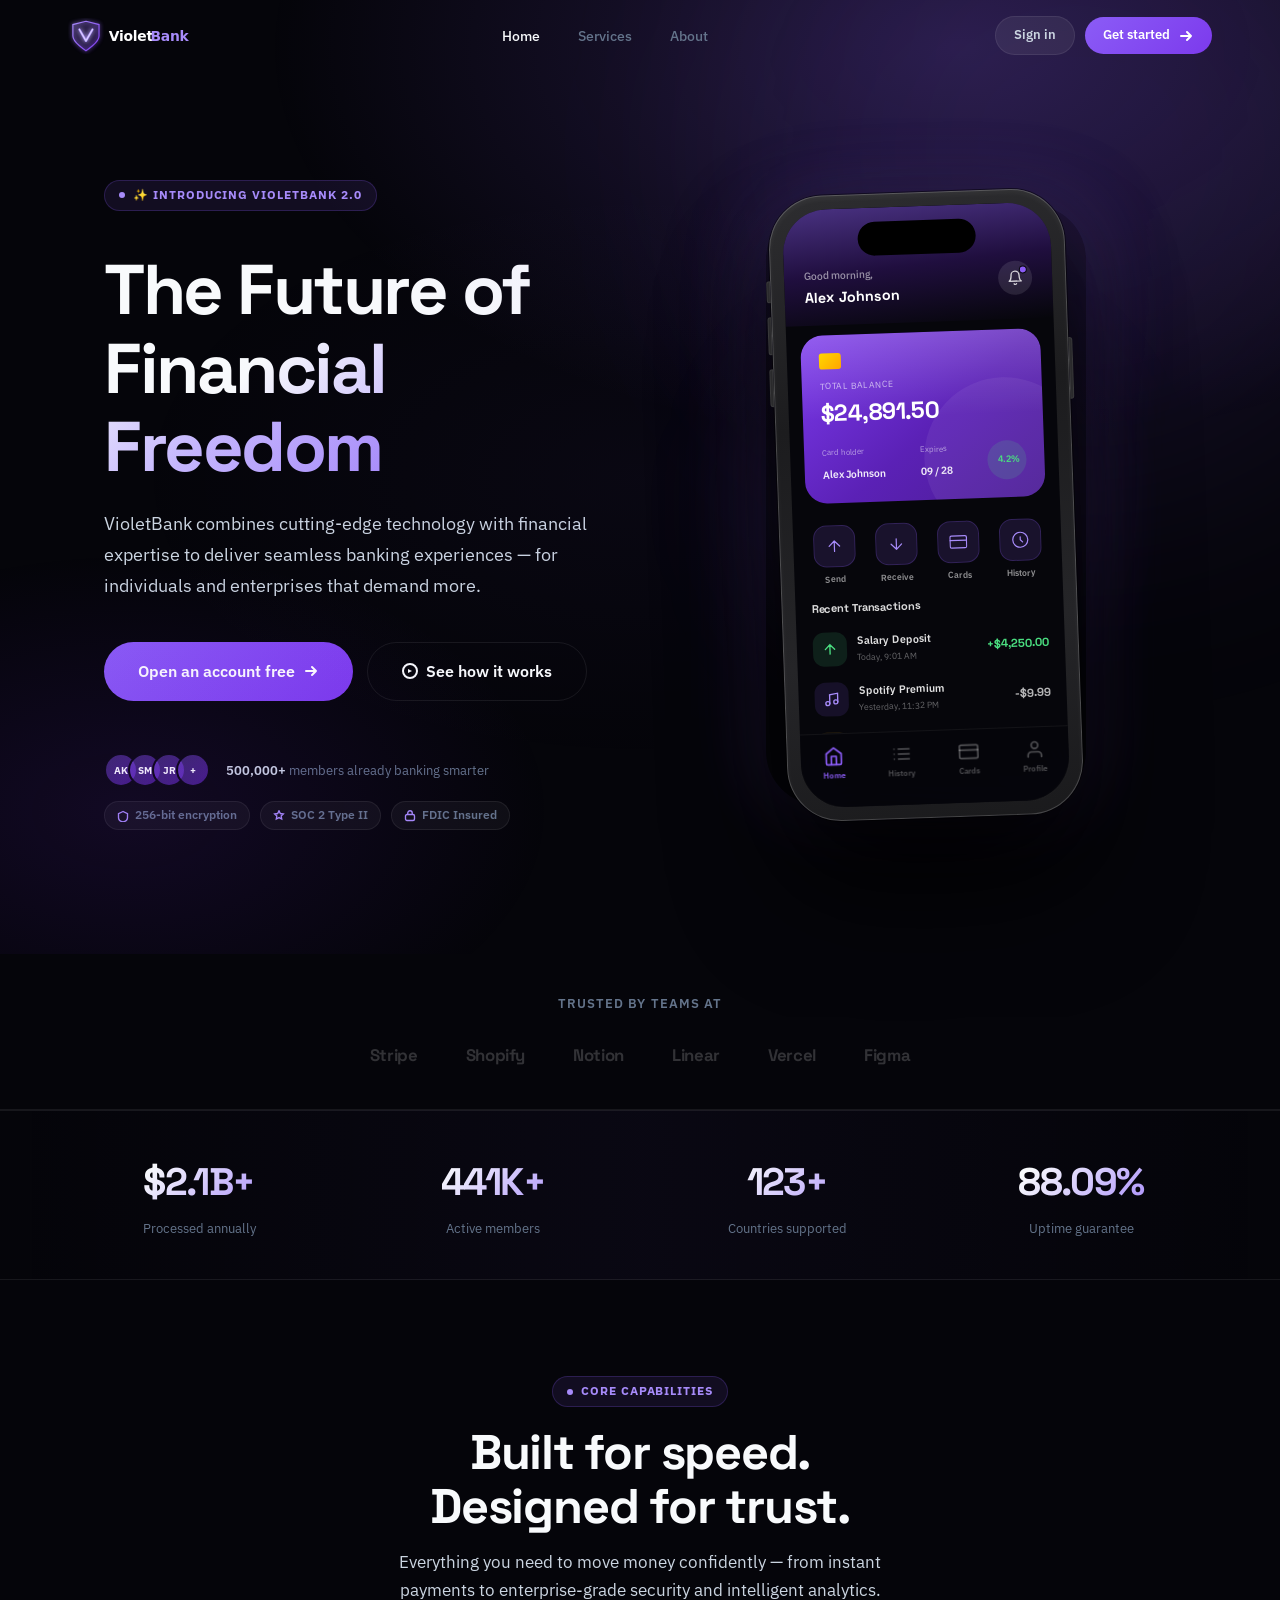
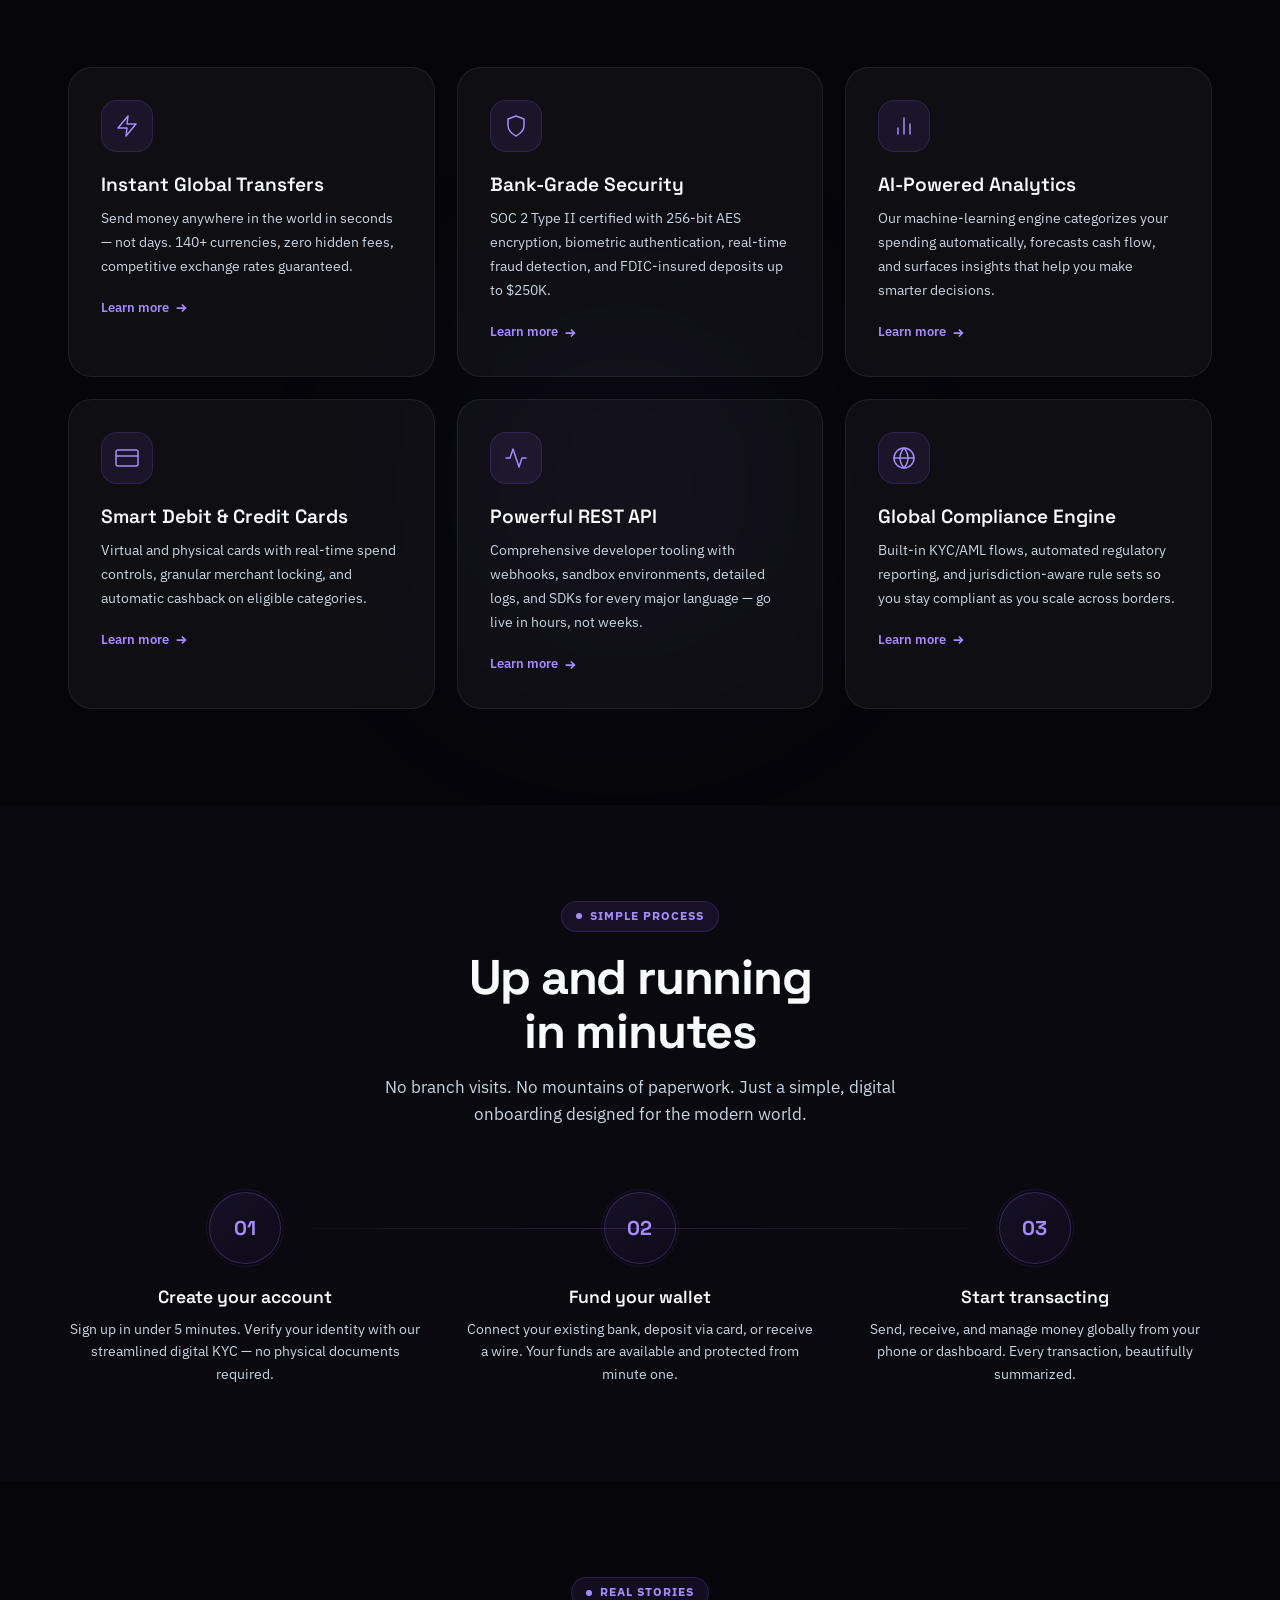
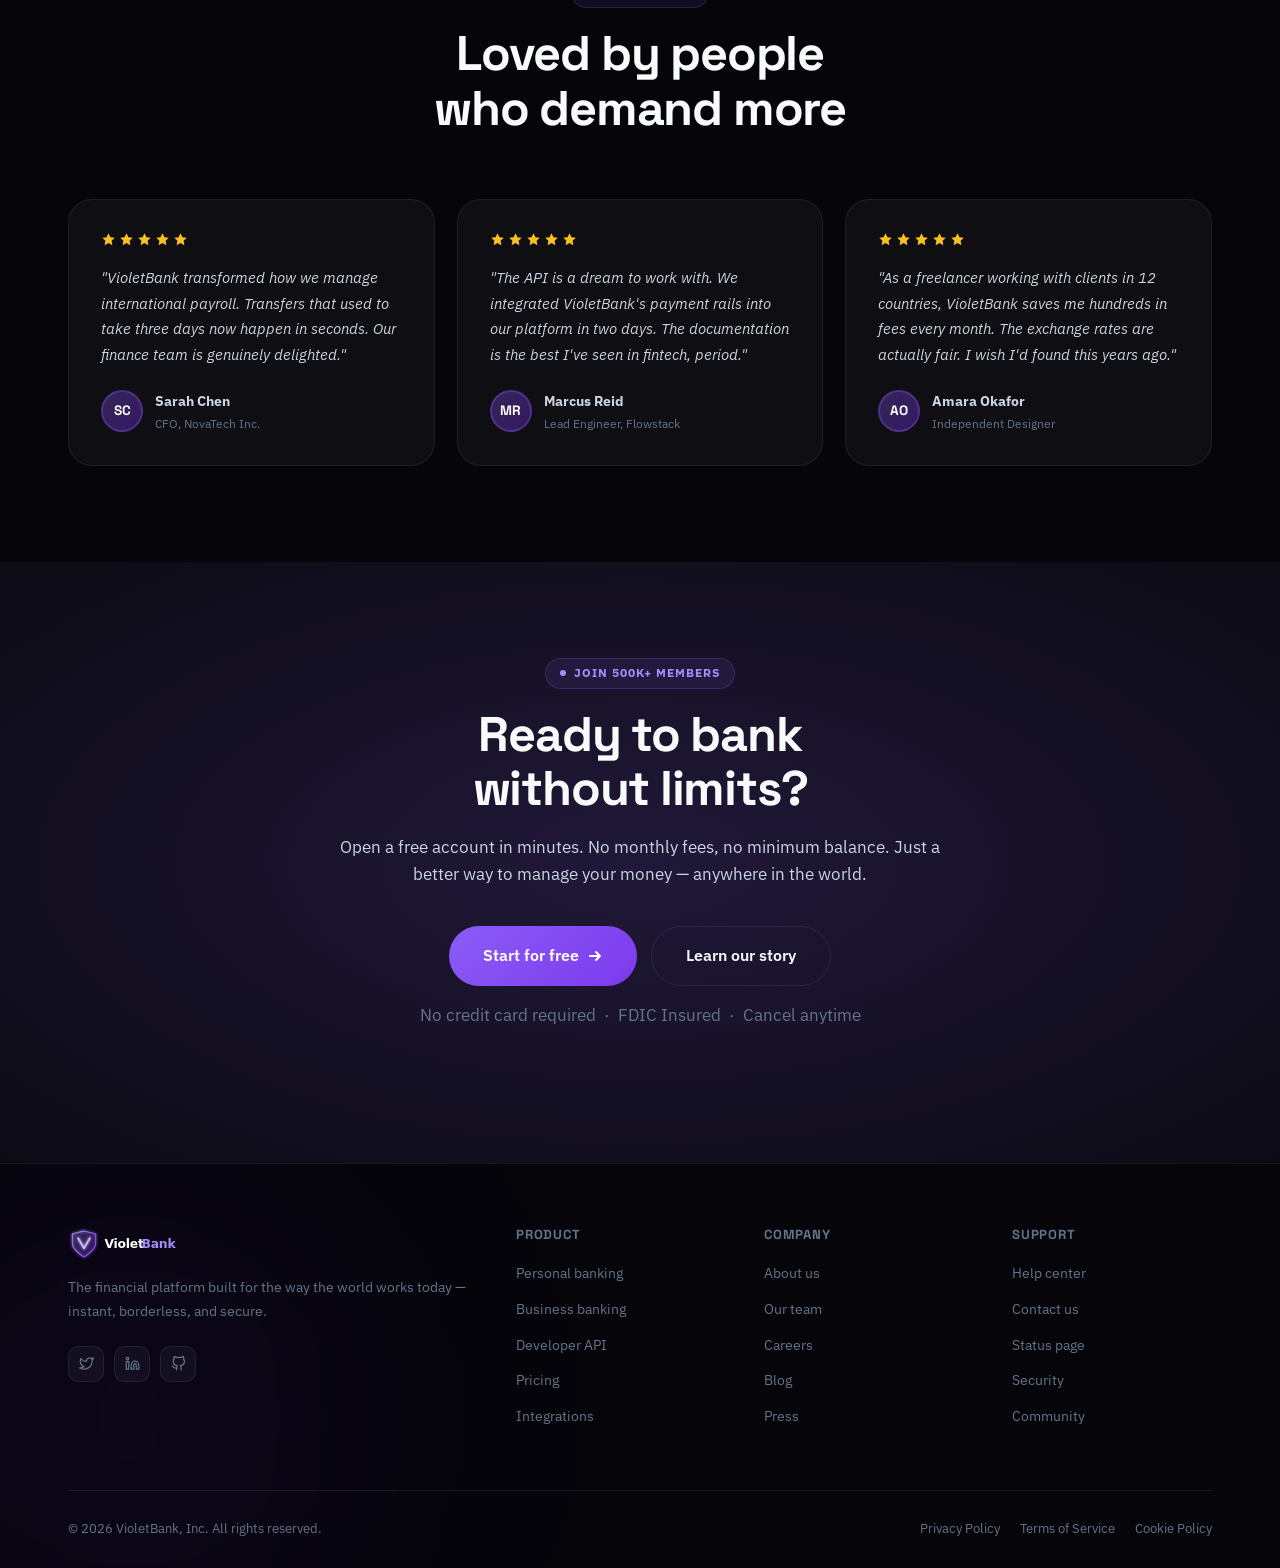
<file: index.html>
<!doctype html>
<html lang="en">
<head>
  <meta charset="utf-8" />
  <meta name="viewport" content="width=device-width, initial-scale=1" />
  <title>VioletBank — The Future of Financial Freedom</title>
  <meta name="description" content="Seamless banking for modern individuals and enterprises. Instant transfers, bank-grade security, and AI-powered analytics." />
  <link rel="preconnect" href="https://fonts.googleapis.com" />
  <link rel="preconnect" href="https://fonts.gstatic.com" crossorigin />
  <link href="https://fonts.googleapis.com/css2?family=IBM+Plex+Sans:ital,wght@0,300;0,400;0,500;0,600;0,700;1,400&family=Space+Grotesk:wght@400;500;600;700;800&display=swap" rel="stylesheet" />
  <link rel="stylesheet" href="css/style.css" />
</head>
<body>

<!-- Ambient background blobs -->
<div class="blobs" aria-hidden="true">
  <div class="blob blob-1"></div>
  <div class="blob blob-2"></div>
  <div class="blob blob-3"></div>
</div>

<!-- ─── Navigation ─── -->
<nav class="nav" role="navigation" aria-label="Main navigation">
  <div class="container nav-inner">
    <a href="index.html" class="nav-logo" aria-label="VioletBank home">
      <img src="assets/logo.svg" alt="VioletBank" height="36" style="display:block;">
    </a>
    <ul class="nav-links" role="list">
      <li><a href="index.html" class="active">Home</a></li>
      <li><a href="services.html">Services</a></li>
      <li><a href="about.html">About</a></li>
    </ul>
    <div class="nav-actions">
      <a href="signin.html" class="btn btn-ghost btn-sm">Sign in</a>
      <a href="services.html" class="btn btn-primary btn-sm">Get started
        <svg viewBox="0 0 16 16" fill="none" stroke="currentColor" stroke-width="2" stroke-linecap="round" stroke-linejoin="round"><path d="M3 8h10M9 4l4 4-4 4"/></svg>
      </a>
    </div>
    <button class="hamburger" aria-label="Open menu" aria-expanded="false">
      <span></span><span></span><span></span>
    </button>
  </div>
</nav>

<!-- Mobile nav overlay -->
<div class="mobile-nav" role="dialog" aria-label="Mobile navigation">
  <a href="index.html">Home</a>
  <a href="services.html">Services</a>
  <a href="about.html">About</a>
  <a href="signin.html" class="btn btn-ghost btn-lg">Sign in</a>
  <a href="signin.html" class="btn btn-primary btn-lg">Get started</a>
</div>

<!-- ═══════════════════════════════════════
     HERO
     ═══════════════════════════════════════ -->
<section class="hero" aria-labelledby="hero-heading">
  <div class="hero-bg" aria-hidden="true"></div>
  <div class="container">
    <div class="hero-grid">

      <!-- Left: copy -->
      <div>
        <div class="hero-eyebrow reveal">
          <span class="section-label">&#x2728; Introducing VioletBank 2.0</span>
        </div>

        <h1 id="hero-heading" class="reveal d1">
          The Future of<br>
          <span class="g-text">Financial<br>Freedom</span>
        </h1>

        <p class="hero-desc reveal d2">
          VioletBank combines cutting-edge technology with financial expertise to deliver seamless banking experiences — for individuals and enterprises that demand more.
        </p>

        <div class="hero-actions reveal d3">
          <a href="services.html" class="btn btn-primary btn-lg">
            Open an account free
            <svg viewBox="0 0 16 16" fill="none" stroke="currentColor" stroke-width="2" stroke-linecap="round" stroke-linejoin="round"><path d="M3 8h10M9 4l4 4-4 4"/></svg>
          </a>
          <a href="#how" class="btn btn-outline btn-lg">
            <svg viewBox="0 0 16 16" fill="none" stroke="currentColor" stroke-width="2"><circle cx="8" cy="8" r="7"/><path d="M6 10l4-2-4-2v4z" fill="currentColor" stroke="none"/></svg>
            See how it works
          </a>
        </div>

        <div class="hero-trust reveal d4">
          <div class="hero-avatars" aria-hidden="true">
            <div class="hero-av">AK</div>
            <div class="hero-av">SM</div>
            <div class="hero-av">JR</div>
            <div class="hero-av">+</div>
          </div>
          <p class="hero-trust-label">
            <strong>500,000+</strong> members already banking smarter
          </p>
        </div>

        <div class="hero-badges reveal d5">
          <span class="hero-badge">
            <svg viewBox="0 0 16 16" fill="none" stroke="currentColor" stroke-width="1.8"><path d="M8 2L2 5v5c0 3 2.8 5.3 6 6 3.2-.7 6-3 6-6V5z"/></svg>
            256-bit encryption
          </span>
          <span class="hero-badge">
            <svg viewBox="0 0 16 16" fill="none" stroke="currentColor" stroke-width="1.8"><path d="M8 1l1.8 3.7 4 .6-2.9 2.8.7 4L8 10.1 4.4 12l.7-4L2.2 5.3l4-.6z"/></svg>
            SOC 2 Type II
          </span>
          <span class="hero-badge">
            <svg viewBox="0 0 16 16" fill="none" stroke="currentColor" stroke-width="1.8"><rect x="2" y="6" width="12" height="8" rx="2"/><path d="M5 6V4a3 3 0 016 0v2"/></svg>
            FDIC Insured
          </span>
        </div>
      </div>

      <!-- Right: iPhone Mockup -->
      <div class="iphone-wrapper reveal-scale d2">
        <div class="iphone-glow" aria-hidden="true"></div>
        <div class="iphone-outer-glow" aria-hidden="true"></div>

        <div class="iphone" role="img" aria-label="VioletBank mobile app preview">
          <!-- Physical buttons -->
          <div class="iphone-btn iphone-mute"  aria-hidden="true"></div>
          <div class="iphone-btn iphone-vol-u" aria-hidden="true"></div>
          <div class="iphone-btn iphone-vol-d" aria-hidden="true"></div>
          <div class="iphone-btn iphone-power" aria-hidden="true"></div>

          <div class="iphone-screen">
            <div class="di" aria-hidden="true"></div>

            <div class="app">
              <!-- App Header -->
              <div class="app-hdr">
                <div class="app-hdr-row">
                  <div>
                    <div class="app-greeting">Good morning,</div>
                    <div class="app-user-name">Alex Johnson</div>
                  </div>
                  <div class="app-bell" aria-hidden="true">
                    <svg viewBox="0 0 24 24" fill="none" stroke="currentColor" stroke-width="2" stroke-linecap="round" stroke-linejoin="round"><path d="M18 8A6 6 0 006 8c0 7-3 9-3 9h18s-3-2-3-9M13.73 21a2 2 0 01-3.46 0"/></svg>
                    <div class="app-bell-dot"></div>
                  </div>
                </div>
              </div>

              <!-- Balance Card -->
              <div class="app-card" aria-label="Total balance: $24,891.50">
                <div class="app-chip" aria-hidden="true"></div>
                <div class="app-bal-label">TOTAL BALANCE</div>
                <div class="app-bal-amount">$24,891.50</div>
                <div class="app-card-row">
                  <div class="app-card-info">
                    <label>Card holder</label>
                    <span>Alex Johnson</span>
                  </div>
                  <div class="app-card-info">
                    <label>Expires</label>
                    <span>09 / 28</span>
                  </div>
                  <div class="app-card-change" aria-label="Up 4.2%">
                    <svg viewBox="0 0 16 16" fill="none" stroke="currentColor" stroke-width="2.5" stroke-linecap="round"><path d="M8 12V4M4 8l4-4 4 4"/></svg>
                    4.2%
                  </div>
                </div>
              </div>

              <!-- Quick Actions -->
              <div class="app-actions" role="list" aria-label="Quick actions">
                <div class="app-act" role="listitem">
                  <div class="app-act-ico" aria-hidden="true">
                    <svg viewBox="0 0 24 24" fill="none" stroke="currentColor" stroke-linecap="round" stroke-linejoin="round"><path d="M12 19V5M5 12l7-7 7 7"/></svg>
                  </div>
                  <div class="app-act-label">Send</div>
                </div>
                <div class="app-act" role="listitem">
                  <div class="app-act-ico" aria-hidden="true">
                    <svg viewBox="0 0 24 24" fill="none" stroke="currentColor" stroke-linecap="round" stroke-linejoin="round"><path d="M12 5v14M19 12l-7 7-7-7"/></svg>
                  </div>
                  <div class="app-act-label">Receive</div>
                </div>
                <div class="app-act" role="listitem">
                  <div class="app-act-ico" aria-hidden="true">
                    <svg viewBox="0 0 24 24" fill="none" stroke="currentColor" stroke-linecap="round" stroke-linejoin="round"><rect x="1" y="4" width="22" height="16" rx="2"/><path d="M1 10h22"/></svg>
                  </div>
                  <div class="app-act-label">Cards</div>
                </div>
                <div class="app-act" role="listitem">
                  <div class="app-act-ico" aria-hidden="true">
                    <svg viewBox="0 0 24 24" fill="none" stroke="currentColor" stroke-linecap="round" stroke-linejoin="round"><circle cx="12" cy="12" r="10"/><path d="M12 8v4l3 3"/></svg>
                  </div>
                  <div class="app-act-label">History</div>
                </div>
              </div>

              <!-- Transactions -->
              <div class="app-sec-title">Recent Transactions</div>
              <div class="app-txs" role="list" aria-label="Recent transactions">

                <div class="app-tx" role="listitem">
                  <div class="app-tx-ico" style="background:rgba(74,222,128,0.12);" aria-hidden="true">
                    <svg width="16" height="16" viewBox="0 0 24 24" fill="none" stroke="#4ADE80" stroke-width="2" stroke-linecap="round"><path d="M12 19V5M5 12l7-7 7 7"/></svg>
                  </div>
                  <div class="app-tx-info">
                    <div class="app-tx-name">Salary Deposit</div>
                    <div class="app-tx-date">Today, 9:01 AM</div>
                  </div>
                  <div class="app-tx-amt cr">+$4,250.00</div>
                </div>

                <div class="app-tx" role="listitem">
                  <div class="app-tx-ico" style="background:rgba(139,92,246,0.12);" aria-hidden="true">
                    <svg width="16" height="16" viewBox="0 0 24 24" fill="none" stroke="#A78BFA" stroke-width="2" stroke-linecap="round"><path d="M9 18V5l12-2v13"/><circle cx="6" cy="18" r="3"/><circle cx="18" cy="16" r="3"/></svg>
                  </div>
                  <div class="app-tx-info">
                    <div class="app-tx-name">Spotify Premium</div>
                    <div class="app-tx-date">Yesterday, 11:32 PM</div>
                  </div>
                  <div class="app-tx-amt db">-$9.99</div>
                </div>

                <div class="app-tx" role="listitem">
                  <div class="app-tx-ico" style="background:rgba(251,191,36,0.12);" aria-hidden="true">
                    <svg width="16" height="16" viewBox="0 0 24 24" fill="none" stroke="#FBBF24" stroke-width="2" stroke-linecap="round"><path d="M6 2L3 6v14a2 2 0 002 2h14a2 2 0 002-2V6l-3-4z"/><path d="M3 6h18M16 10a4 4 0 01-8 0"/></svg>
                  </div>
                  <div class="app-tx-info">
                    <div class="app-tx-name">Amazon Purchase</div>
                    <div class="app-tx-date">Dec 10, 2:14 PM</div>
                  </div>
                  <div class="app-tx-amt db">-$67.43</div>
                </div>

                <div class="app-tx" role="listitem">
                  <div class="app-tx-ico" style="background:rgba(74,222,128,0.12);" aria-hidden="true">
                    <svg width="16" height="16" viewBox="0 0 24 24" fill="none" stroke="#4ADE80" stroke-width="2" stroke-linecap="round"><path d="M17 21v-2a4 4 0 00-4-4H5a4 4 0 00-4 4v2"/><circle cx="9" cy="7" r="4"/><path d="M23 21v-2a4 4 0 00-3-3.87M16 3.13a4 4 0 010 7.75"/></svg>
                  </div>
                  <div class="app-tx-info">
                    <div class="app-tx-name">Transfer from Mike</div>
                    <div class="app-tx-date">Dec 9, 6:48 PM</div>
                  </div>
                  <div class="app-tx-amt cr">+$150.00</div>
                </div>

              </div><!-- /app-txs -->

              <!-- Bottom Nav -->
              <nav class="app-bnav" aria-label="App navigation">
                <div class="app-bnav-item on" aria-current="page">
                  <svg viewBox="0 0 24 24" fill="none" stroke="currentColor" stroke-width="2" stroke-linecap="round" stroke-linejoin="round"><path d="M3 9l9-7 9 7v11a2 2 0 01-2 2H5a2 2 0 01-2-2z"/><polyline points="9 22 9 12 15 12 15 22"/></svg>
                  <span>Home</span>
                </div>
                <div class="app-bnav-item off">
                  <svg viewBox="0 0 24 24" fill="none" stroke="currentColor" stroke-width="2" stroke-linecap="round" stroke-linejoin="round"><line x1="8" y1="6" x2="21" y2="6"/><line x1="8" y1="12" x2="21" y2="12"/><line x1="8" y1="18" x2="21" y2="18"/><line x1="3" y1="6" x2="3.01" y2="6"/><line x1="3" y1="12" x2="3.01" y2="12"/><line x1="3" y1="18" x2="3.01" y2="18"/></svg>
                  <span>History</span>
                </div>
                <div class="app-bnav-item off">
                  <svg viewBox="0 0 24 24" fill="none" stroke="currentColor" stroke-width="2" stroke-linecap="round" stroke-linejoin="round"><rect x="1" y="4" width="22" height="16" rx="2"/><path d="M1 10h22"/></svg>
                  <span>Cards</span>
                </div>
                <div class="app-bnav-item off">
                  <svg viewBox="0 0 24 24" fill="none" stroke="currentColor" stroke-width="2" stroke-linecap="round" stroke-linejoin="round"><path d="M20 21v-2a4 4 0 00-4-4H8a4 4 0 00-4 4v2"/><circle cx="12" cy="7" r="4"/></svg>
                  <span>Profile</span>
                </div>
              </nav>

            </div><!-- /app -->
          </div><!-- /iphone-screen -->
        </div><!-- /iphone -->
      </div><!-- /iphone-wrapper -->

    </div><!-- /hero-grid -->
  </div>
</section>

<!-- ─── Trust logos ─── -->
<div class="trust-bar reveal">
  <div class="container">
    <p class="trust-label">Trusted by teams at</p>
    <div class="trust-logos">
      <span class="trust-logo">Stripe</span>
      <span class="trust-logo">Shopify</span>
      <span class="trust-logo">Notion</span>
      <span class="trust-logo">Linear</span>
      <span class="trust-logo">Vercel</span>
      <span class="trust-logo">Figma</span>
    </div>
  </div>
</div>

<!-- ═══════════════════════════════════════
     STATS
     ═══════════════════════════════════════ -->
<div class="stats-strip">
  <div class="container">
    <div class="stats-grid">
      <div class="stat reveal d1">
        <span class="stat-val" data-target="2.4" data-suffix="B+" data-prefix="$" data-dec="1">$0B+</span>
        <p class="stat-lbl">Processed annually</p>
      </div>
      <div class="stat reveal d2">
        <span class="stat-val" data-target="500" data-suffix="K+" >0K+</span>
        <p class="stat-lbl">Active members</p>
      </div>
      <div class="stat reveal d3">
        <span class="stat-val" data-target="140" data-suffix="+">0+</span>
        <p class="stat-lbl">Countries supported</p>
      </div>
      <div class="stat reveal d4">
        <span class="stat-val" data-target="99.99" data-suffix="%" data-dec="2">0%</span>
        <p class="stat-lbl">Uptime guarantee</p>
      </div>
    </div>
  </div>
</div>

<!-- ═══════════════════════════════════════
     FEATURES
     ═══════════════════════════════════════ -->
<section class="section" aria-labelledby="features-heading">
  <div class="container">
    <div class="section-header center">
      <div class="section-label reveal">Core capabilities</div>
      <h2 id="features-heading" class="reveal d1">Built for speed.<br>Designed for trust.</h2>
      <p class="reveal d2">Everything you need to move money confidently — from instant payments to enterprise-grade security and intelligent analytics.</p>
    </div>

    <div class="features-grid">

      <div class="card feat-card reveal d1">
        <div class="feat-icon">
          <svg viewBox="0 0 24 24"><path d="M13 2L3 14h9l-1 8 10-12h-9z" stroke-linecap="round" stroke-linejoin="round"/></svg>
        </div>
        <h3>Instant Global Transfers</h3>
        <p>Send money anywhere in the world in seconds — not days. 140+ currencies, zero hidden fees, competitive exchange rates guaranteed.</p>
        <a href="services.html" class="feat-link">Learn more <svg viewBox="0 0 16 16" fill="none" stroke="currentColor" stroke-width="2"><path d="M3 8h10M9 4l4 4-4 4"/></svg></a>
      </div>

      <div class="card feat-card reveal d2">
        <div class="feat-icon">
          <svg viewBox="0 0 24 24"><path d="M12 22s8-4 8-10V5l-8-3-8 3v7c0 6 8 10 8 10z" stroke-linecap="round" stroke-linejoin="round"/></svg>
        </div>
        <h3>Bank-Grade Security</h3>
        <p>SOC 2 Type II certified with 256-bit AES encryption, biometric authentication, real-time fraud detection, and FDIC-insured deposits up to $250K.</p>
        <a href="services.html" class="feat-link">Learn more <svg viewBox="0 0 16 16" fill="none" stroke="currentColor" stroke-width="2"><path d="M3 8h10M9 4l4 4-4 4"/></svg></a>
      </div>

      <div class="card feat-card reveal d3">
        <div class="feat-icon">
          <svg viewBox="0 0 24 24"><line x1="18" y1="20" x2="18" y2="10" stroke-linecap="round"/><line x1="12" y1="20" x2="12" y2="4" stroke-linecap="round"/><line x1="6" y1="20" x2="6" y2="14" stroke-linecap="round"/></svg>
        </div>
        <h3>AI-Powered Analytics</h3>
        <p>Our machine-learning engine categorizes your spending automatically, forecasts cash flow, and surfaces insights that help you make smarter decisions.</p>
        <a href="services.html" class="feat-link">Learn more <svg viewBox="0 0 16 16" fill="none" stroke="currentColor" stroke-width="2"><path d="M3 8h10M9 4l4 4-4 4"/></svg></a>
      </div>

      <div class="card feat-card reveal d1">
        <div class="feat-icon">
          <svg viewBox="0 0 24 24"><rect x="1" y="4" width="22" height="16" rx="2" stroke-linecap="round"/><path d="M1 10h22" stroke-linecap="round"/></svg>
        </div>
        <h3>Smart Debit & Credit Cards</h3>
        <p>Virtual and physical cards with real-time spend controls, granular merchant locking, and automatic cashback on eligible categories.</p>
        <a href="services.html" class="feat-link">Learn more <svg viewBox="0 0 16 16" fill="none" stroke="currentColor" stroke-width="2"><path d="M3 8h10M9 4l4 4-4 4"/></svg></a>
      </div>

      <div class="card feat-card reveal d2">
        <div class="feat-icon">
          <svg viewBox="0 0 24 24"><polyline points="22 12 18 12 15 21 9 3 6 12 2 12" stroke-linecap="round" stroke-linejoin="round"/></svg>
        </div>
        <h3>Powerful REST API</h3>
        <p>Comprehensive developer tooling with webhooks, sandbox environments, detailed logs, and SDKs for every major language — go live in hours, not weeks.</p>
        <a href="services.html" class="feat-link">Learn more <svg viewBox="0 0 16 16" fill="none" stroke="currentColor" stroke-width="2"><path d="M3 8h10M9 4l4 4-4 4"/></svg></a>
      </div>

      <div class="card feat-card reveal d3">
        <div class="feat-icon">
          <svg viewBox="0 0 24 24"><circle cx="12" cy="12" r="10" stroke-linecap="round"/><line x1="2" y1="12" x2="22" y2="12" stroke-linecap="round"/><path d="M12 2a15.3 15.3 0 014 10 15.3 15.3 0 01-4 10 15.3 15.3 0 01-4-10 15.3 15.3 0 014-10z" stroke-linecap="round"/></svg>
        </div>
        <h3>Global Compliance Engine</h3>
        <p>Built-in KYC/AML flows, automated regulatory reporting, and jurisdiction-aware rule sets so you stay compliant as you scale across borders.</p>
        <a href="services.html" class="feat-link">Learn more <svg viewBox="0 0 16 16" fill="none" stroke="currentColor" stroke-width="2"><path d="M3 8h10M9 4l4 4-4 4"/></svg></a>
      </div>

    </div>
  </div>
</section>

<!-- ═══════════════════════════════════════
     HOW IT WORKS
     ═══════════════════════════════════════ -->
<section id="how" class="section how-bg" aria-labelledby="how-heading">
  <div class="container">
    <div class="section-header center">
      <div class="section-label reveal">Simple process</div>
      <h2 id="how-heading" class="reveal d1">Up and running<br>in minutes</h2>
      <p class="reveal d2">No branch visits. No mountains of paperwork. Just a simple, digital onboarding designed for the modern world.</p>
    </div>

    <div class="how-grid">
      <div class="how-connector" aria-hidden="true"></div>

      <div class="how-step reveal d1">
        <div class="how-num" aria-hidden="true">01</div>
        <h3>Create your account</h3>
        <p>Sign up in under 5 minutes. Verify your identity with our streamlined digital KYC — no physical documents required.</p>
      </div>
      <div class="how-step reveal d2">
        <div class="how-num" aria-hidden="true">02</div>
        <h3>Fund your wallet</h3>
        <p>Connect your existing bank, deposit via card, or receive a wire. Your funds are available and protected from minute one.</p>
      </div>
      <div class="how-step reveal d3">
        <div class="how-num" aria-hidden="true">03</div>
        <h3>Start transacting</h3>
        <p>Send, receive, and manage money globally from your phone or dashboard. Every transaction, beautifully summarized.</p>
      </div>
    </div>
  </div>
</section>

<!-- ═══════════════════════════════════════
     TESTIMONIALS
     ═══════════════════════════════════════ -->
<section class="section" aria-labelledby="t-heading">
  <div class="container">
    <div class="section-header center">
      <div class="section-label reveal">Real stories</div>
      <h2 id="t-heading" class="reveal d1">Loved by people<br>who demand more</h2>
    </div>

    <div class="t-grid">

      <div class="card t-card reveal d1">
        <div class="t-stars" aria-label="5 out of 5 stars">
          <svg viewBox="0 0 24 24"><polygon points="12 2 15.09 8.26 22 9.27 17 14.14 18.18 21.02 12 17.77 5.82 21.02 7 14.14 2 9.27 8.91 8.26 12 2"/></svg>
          <svg viewBox="0 0 24 24"><polygon points="12 2 15.09 8.26 22 9.27 17 14.14 18.18 21.02 12 17.77 5.82 21.02 7 14.14 2 9.27 8.91 8.26 12 2"/></svg>
          <svg viewBox="0 0 24 24"><polygon points="12 2 15.09 8.26 22 9.27 17 14.14 18.18 21.02 12 17.77 5.82 21.02 7 14.14 2 9.27 8.91 8.26 12 2"/></svg>
          <svg viewBox="0 0 24 24"><polygon points="12 2 15.09 8.26 22 9.27 17 14.14 18.18 21.02 12 17.77 5.82 21.02 7 14.14 2 9.27 8.91 8.26 12 2"/></svg>
          <svg viewBox="0 0 24 24"><polygon points="12 2 15.09 8.26 22 9.27 17 14.14 18.18 21.02 12 17.77 5.82 21.02 7 14.14 2 9.27 8.91 8.26 12 2"/></svg>
        </div>
        <p class="t-quote">"VioletBank transformed how we manage international payroll. Transfers that used to take three days now happen in seconds. Our finance team is genuinely delighted."</p>
        <div class="t-author">
          <div class="t-av" aria-hidden="true">SC</div>
          <div>
            <p class="t-name">Sarah Chen</p>
            <p class="t-role">CFO, NovaTech Inc.</p>
          </div>
        </div>
      </div>

      <div class="card t-card reveal d2">
        <div class="t-stars" aria-label="5 out of 5 stars">
          <svg viewBox="0 0 24 24"><polygon points="12 2 15.09 8.26 22 9.27 17 14.14 18.18 21.02 12 17.77 5.82 21.02 7 14.14 2 9.27 8.91 8.26 12 2"/></svg>
          <svg viewBox="0 0 24 24"><polygon points="12 2 15.09 8.26 22 9.27 17 14.14 18.18 21.02 12 17.77 5.82 21.02 7 14.14 2 9.27 8.91 8.26 12 2"/></svg>
          <svg viewBox="0 0 24 24"><polygon points="12 2 15.09 8.26 22 9.27 17 14.14 18.18 21.02 12 17.77 5.82 21.02 7 14.14 2 9.27 8.91 8.26 12 2"/></svg>
          <svg viewBox="0 0 24 24"><polygon points="12 2 15.09 8.26 22 9.27 17 14.14 18.18 21.02 12 17.77 5.82 21.02 7 14.14 2 9.27 8.91 8.26 12 2"/></svg>
          <svg viewBox="0 0 24 24"><polygon points="12 2 15.09 8.26 22 9.27 17 14.14 18.18 21.02 12 17.77 5.82 21.02 7 14.14 2 9.27 8.91 8.26 12 2"/></svg>
        </div>
        <p class="t-quote">"The API is a dream to work with. We integrated VioletBank's payment rails into our platform in two days. The documentation is the best I've seen in fintech, period."</p>
        <div class="t-author">
          <div class="t-av" aria-hidden="true">MR</div>
          <div>
            <p class="t-name">Marcus Reid</p>
            <p class="t-role">Lead Engineer, Flowstack</p>
          </div>
        </div>
      </div>

      <div class="card t-card reveal d3">
        <div class="t-stars" aria-label="5 out of 5 stars">
          <svg viewBox="0 0 24 24"><polygon points="12 2 15.09 8.26 22 9.27 17 14.14 18.18 21.02 12 17.77 5.82 21.02 7 14.14 2 9.27 8.91 8.26 12 2"/></svg>
          <svg viewBox="0 0 24 24"><polygon points="12 2 15.09 8.26 22 9.27 17 14.14 18.18 21.02 12 17.77 5.82 21.02 7 14.14 2 9.27 8.91 8.26 12 2"/></svg>
          <svg viewBox="0 0 24 24"><polygon points="12 2 15.09 8.26 22 9.27 17 14.14 18.18 21.02 12 17.77 5.82 21.02 7 14.14 2 9.27 8.91 8.26 12 2"/></svg>
          <svg viewBox="0 0 24 24"><polygon points="12 2 15.09 8.26 22 9.27 17 14.14 18.18 21.02 12 17.77 5.82 21.02 7 14.14 2 9.27 8.91 8.26 12 2"/></svg>
          <svg viewBox="0 0 24 24"><polygon points="12 2 15.09 8.26 22 9.27 17 14.14 18.18 21.02 12 17.77 5.82 21.02 7 14.14 2 9.27 8.91 8.26 12 2"/></svg>
        </div>
        <p class="t-quote">"As a freelancer working with clients in 12 countries, VioletBank saves me hundreds in fees every month. The exchange rates are actually fair. I wish I'd found this years ago."</p>
        <div class="t-author">
          <div class="t-av" aria-hidden="true">AO</div>
          <div>
            <p class="t-name">Amara Okafor</p>
            <p class="t-role">Independent Designer</p>
          </div>
        </div>
      </div>

    </div>
  </div>
</section>

<!-- ═══════════════════════════════════════
     CTA BANNER
     ═══════════════════════════════════════ -->
<section class="section cta-section" aria-labelledby="cta-heading">
  <div class="cta-bg" aria-hidden="true"></div>
  <div class="container">
    <div class="cta-inner">
      <div class="section-label reveal" style="margin-inline:auto;">Join 500K+ members</div>
      <h2 id="cta-heading" class="reveal d1">Ready to bank<br>without limits?</h2>
      <p class="reveal d2">Open a free account in minutes. No monthly fees, no minimum balance. Just a better way to manage your money — anywhere in the world.</p>
      <div class="cta-actions reveal d3">
        <a href="services.html" class="btn btn-primary btn-lg">
          Start for free
          <svg viewBox="0 0 16 16" fill="none" stroke="currentColor" stroke-width="2" stroke-linecap="round" stroke-linejoin="round"><path d="M3 8h10M9 4l4 4-4 4"/></svg>
        </a>
        <a href="about.html" class="btn btn-outline btn-lg">Learn our story</a>
      </div>
      <p class="cta-note reveal d4">No credit card required &nbsp;·&nbsp; FDIC Insured &nbsp;·&nbsp; Cancel anytime</p>
    </div>
  </div>
</section>

<!-- ═══════════════════════════════════════
     FOOTER
     ═══════════════════════════════════════ -->
<footer class="footer" role="contentinfo">
  <div class="container">
    <div class="footer-grid">

      <div class="footer-brand">
        <div class="footer-logo-row">
          <img src="assets/logo.svg" alt="VioletBank" height="32">
        </div>
        <p class="footer-desc">The financial platform built for the way the world works today — instant, borderless, and secure.</p>
        <div class="footer-socials" aria-label="Social media links">
          <a href="#" class="footer-soc" aria-label="Twitter / X">
            <svg viewBox="0 0 24 24" fill="none" stroke="currentColor" stroke-width="2" stroke-linecap="round" stroke-linejoin="round"><path d="M23 3a10.9 10.9 0 01-3.14 1.53 4.48 4.48 0 00-7.86 3v1A10.66 10.66 0 013 4s-4 9 5 13a11.64 11.64 0 01-7 2c9 5 20 0 20-11.5a4.5 4.5 0 00-.08-.83A7.72 7.72 0 0023 3z"/></svg>
          </a>
          <a href="#" class="footer-soc" aria-label="LinkedIn">
            <svg viewBox="0 0 24 24" fill="none" stroke="currentColor" stroke-width="2" stroke-linecap="round" stroke-linejoin="round"><path d="M16 8a6 6 0 016 6v7h-4v-7a2 2 0 00-2-2 2 2 0 00-2 2v7h-4v-7a6 6 0 016-6z"/><rect x="2" y="9" width="4" height="12"/><circle cx="4" cy="4" r="2"/></svg>
          </a>
          <a href="#" class="footer-soc" aria-label="GitHub">
            <svg viewBox="0 0 24 24" fill="none" stroke="currentColor" stroke-width="2" stroke-linecap="round" stroke-linejoin="round"><path d="M9 19c-5 1.5-5-2.5-7-3m14 6v-3.87a3.37 3.37 0 00-.94-2.61c3.14-.35 6.44-1.54 6.44-7A5.44 5.44 0 0020 4.77 5.07 5.07 0 0019.91 1S18.73.65 16 2.48a13.38 13.38 0 00-7 0C6.27.65 5.09 1 5.09 1A5.07 5.07 0 005 4.77a5.44 5.44 0 00-1.5 3.78c0 5.42 3.3 6.61 6.44 7A3.37 3.37 0 009 18.13V22"/></svg>
          </a>
        </div>
      </div>

      <div class="footer-col">
        <h4>Product</h4>
        <ul>
          <li><a href="services.html">Personal banking</a></li>
          <li><a href="services.html">Business banking</a></li>
          <li><a href="services.html">Developer API</a></li>
          <li><a href="services.html">Pricing</a></li>
          <li><a href="services.html">Integrations</a></li>
        </ul>
      </div>

      <div class="footer-col">
        <h4>Company</h4>
        <ul>
          <li><a href="about.html">About us</a></li>
          <li><a href="about.html">Our team</a></li>
          <li><a href="about.html">Careers</a></li>
          <li><a href="#">Blog</a></li>
          <li><a href="#">Press</a></li>
        </ul>
      </div>

      <div class="footer-col">
        <h4>Support</h4>
        <ul>
          <li><a href="#">Help center</a></li>
          <li><a href="#">Contact us</a></li>
          <li><a href="#">Status page</a></li>
          <li><a href="#">Security</a></li>
          <li><a href="#">Community</a></li>
        </ul>
      </div>

    </div>

    <div class="footer-bottom">
      <p class="footer-copy">&copy; 2026 VioletBank, Inc. All rights reserved.</p>
      <div class="footer-legal">
        <a href="#">Privacy Policy</a>
        <a href="#">Terms of Service</a>
        <a href="#">Cookie Policy</a>
      </div>
    </div>
  </div>
</footer>

<script src="js/main.js"></script>
</body>
</html>
</file>
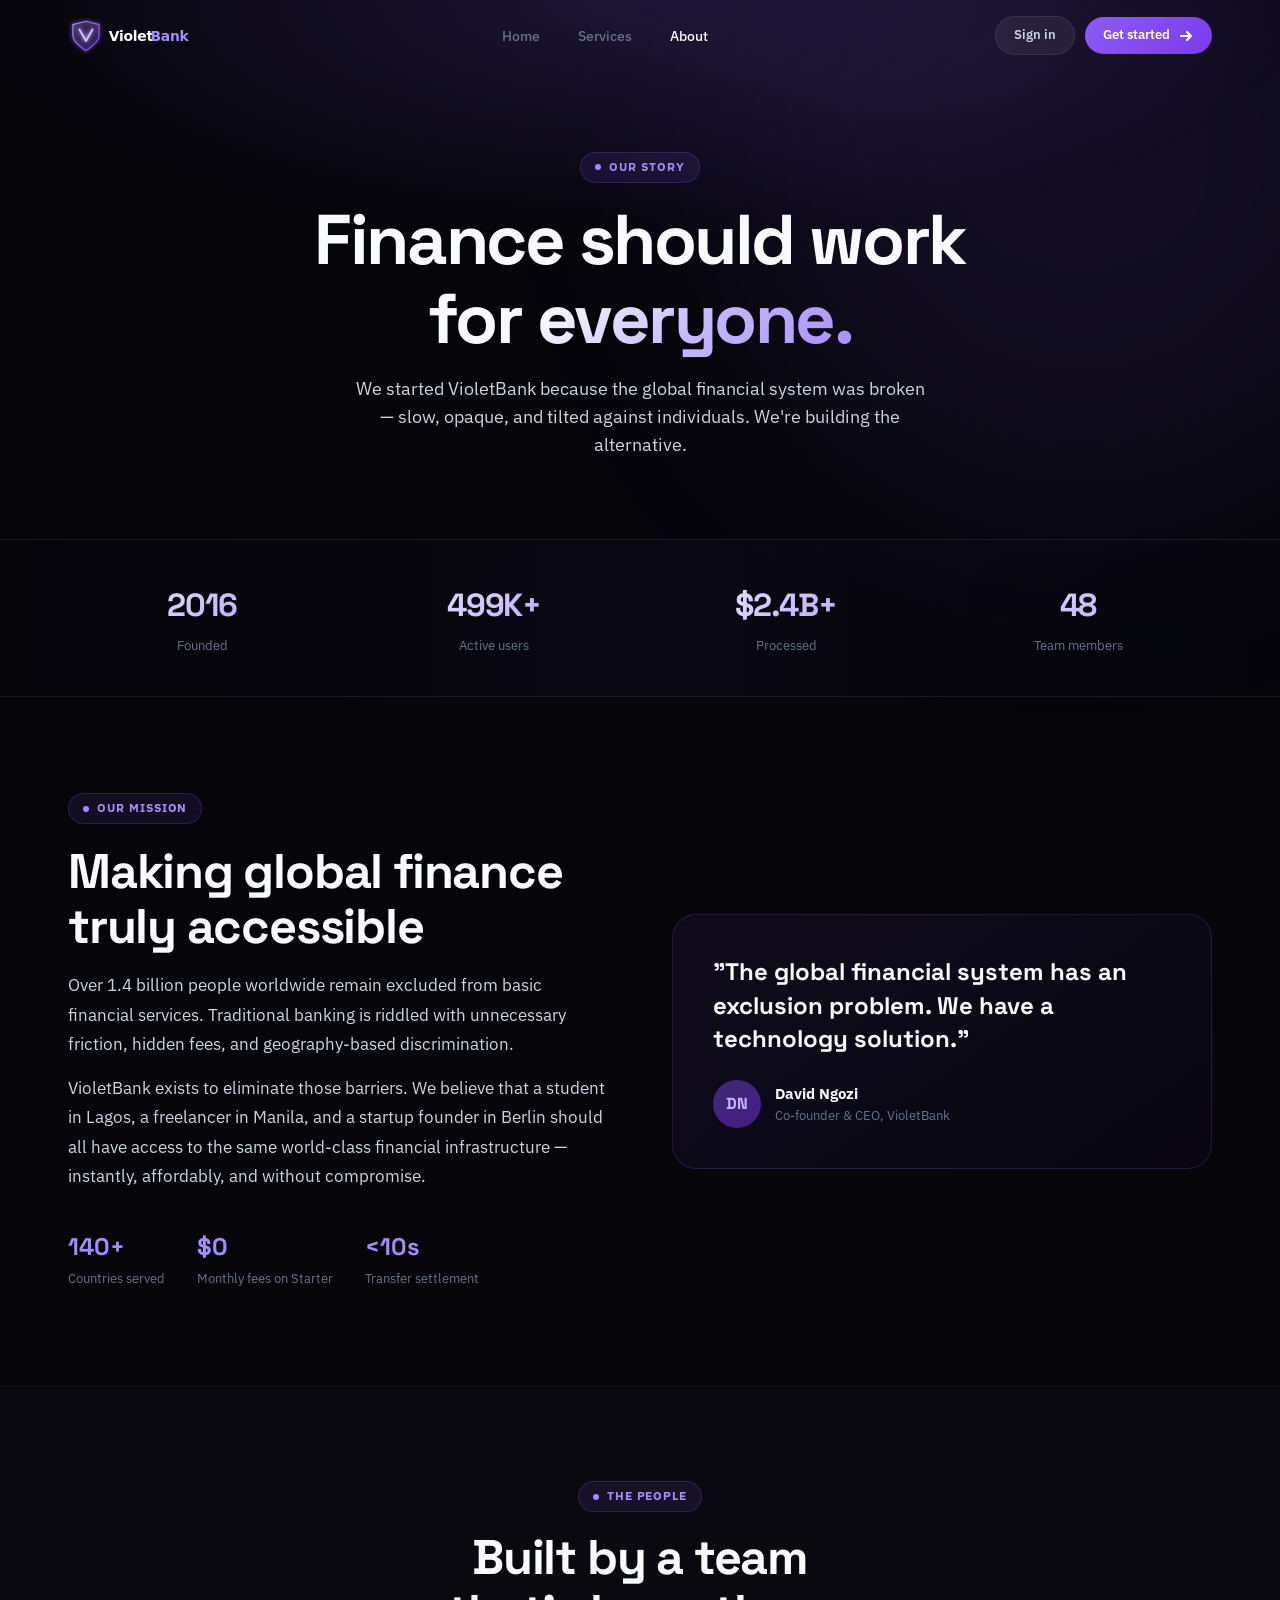
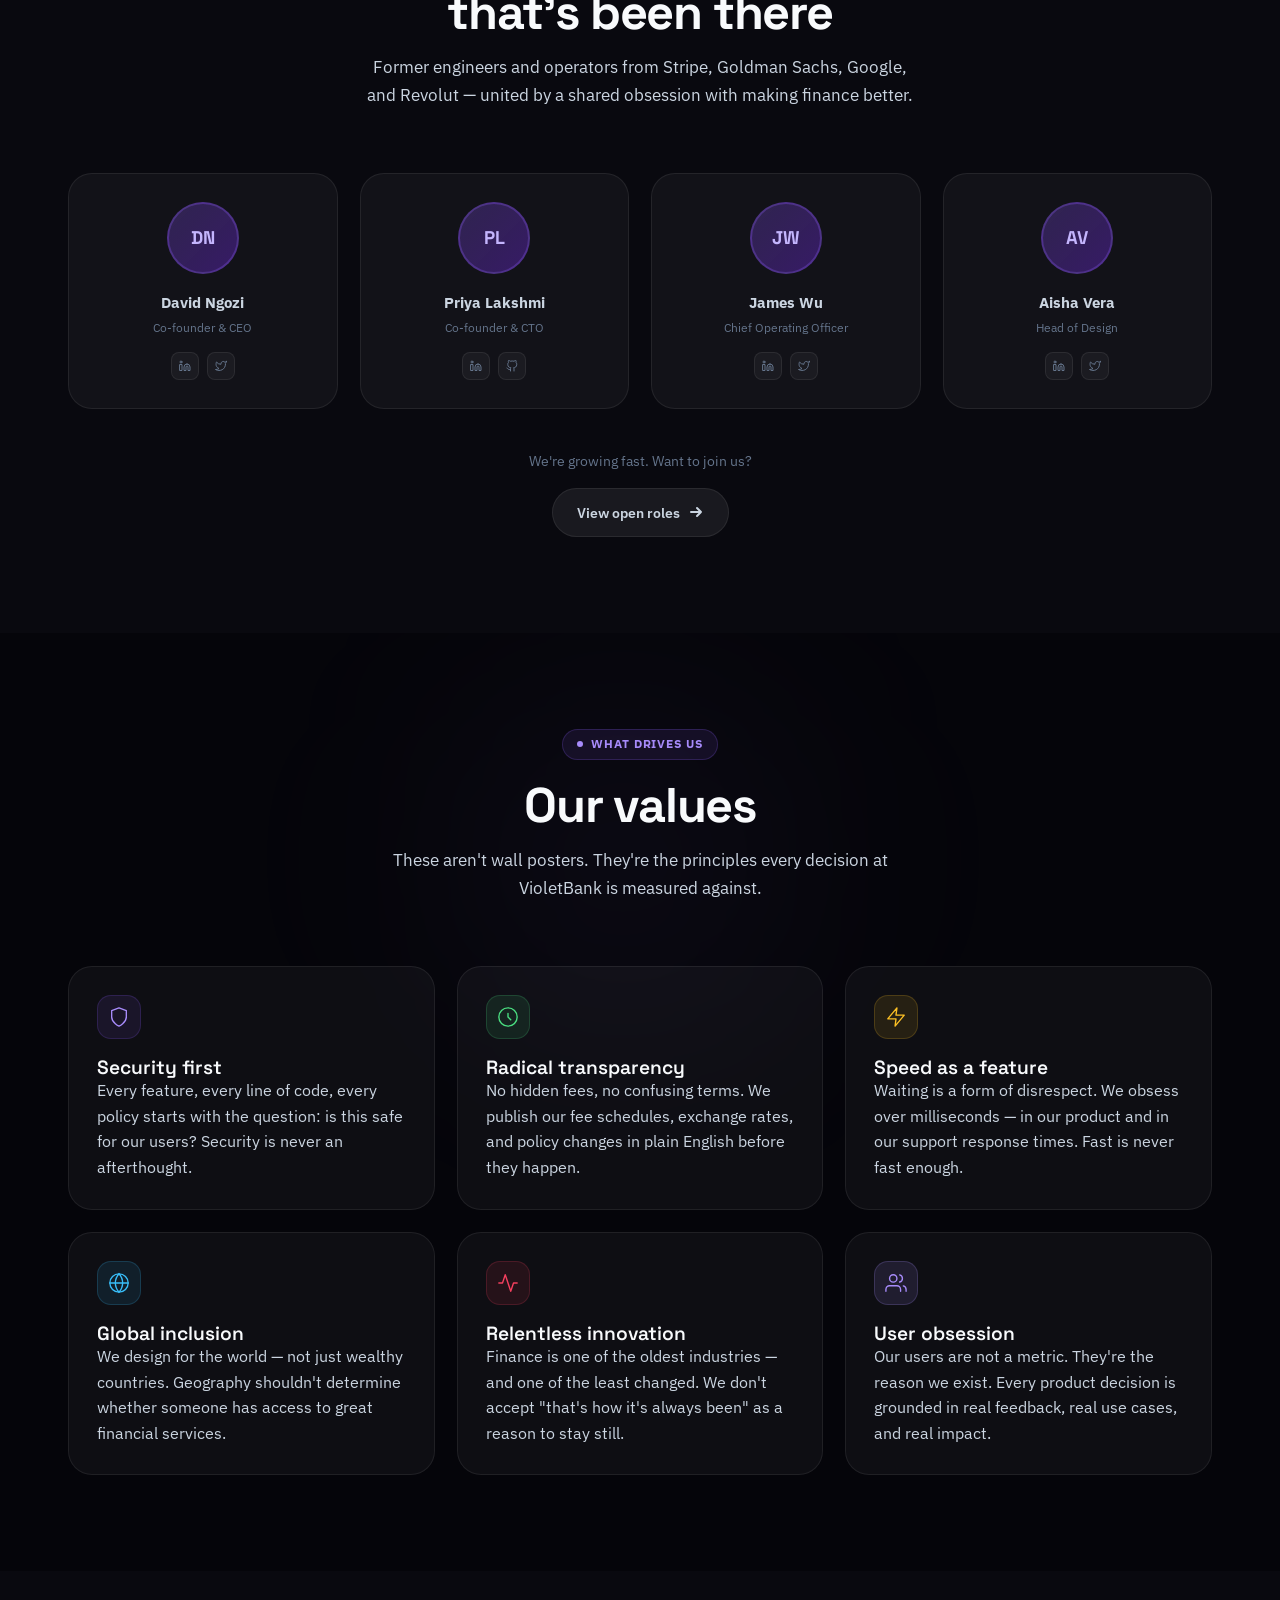
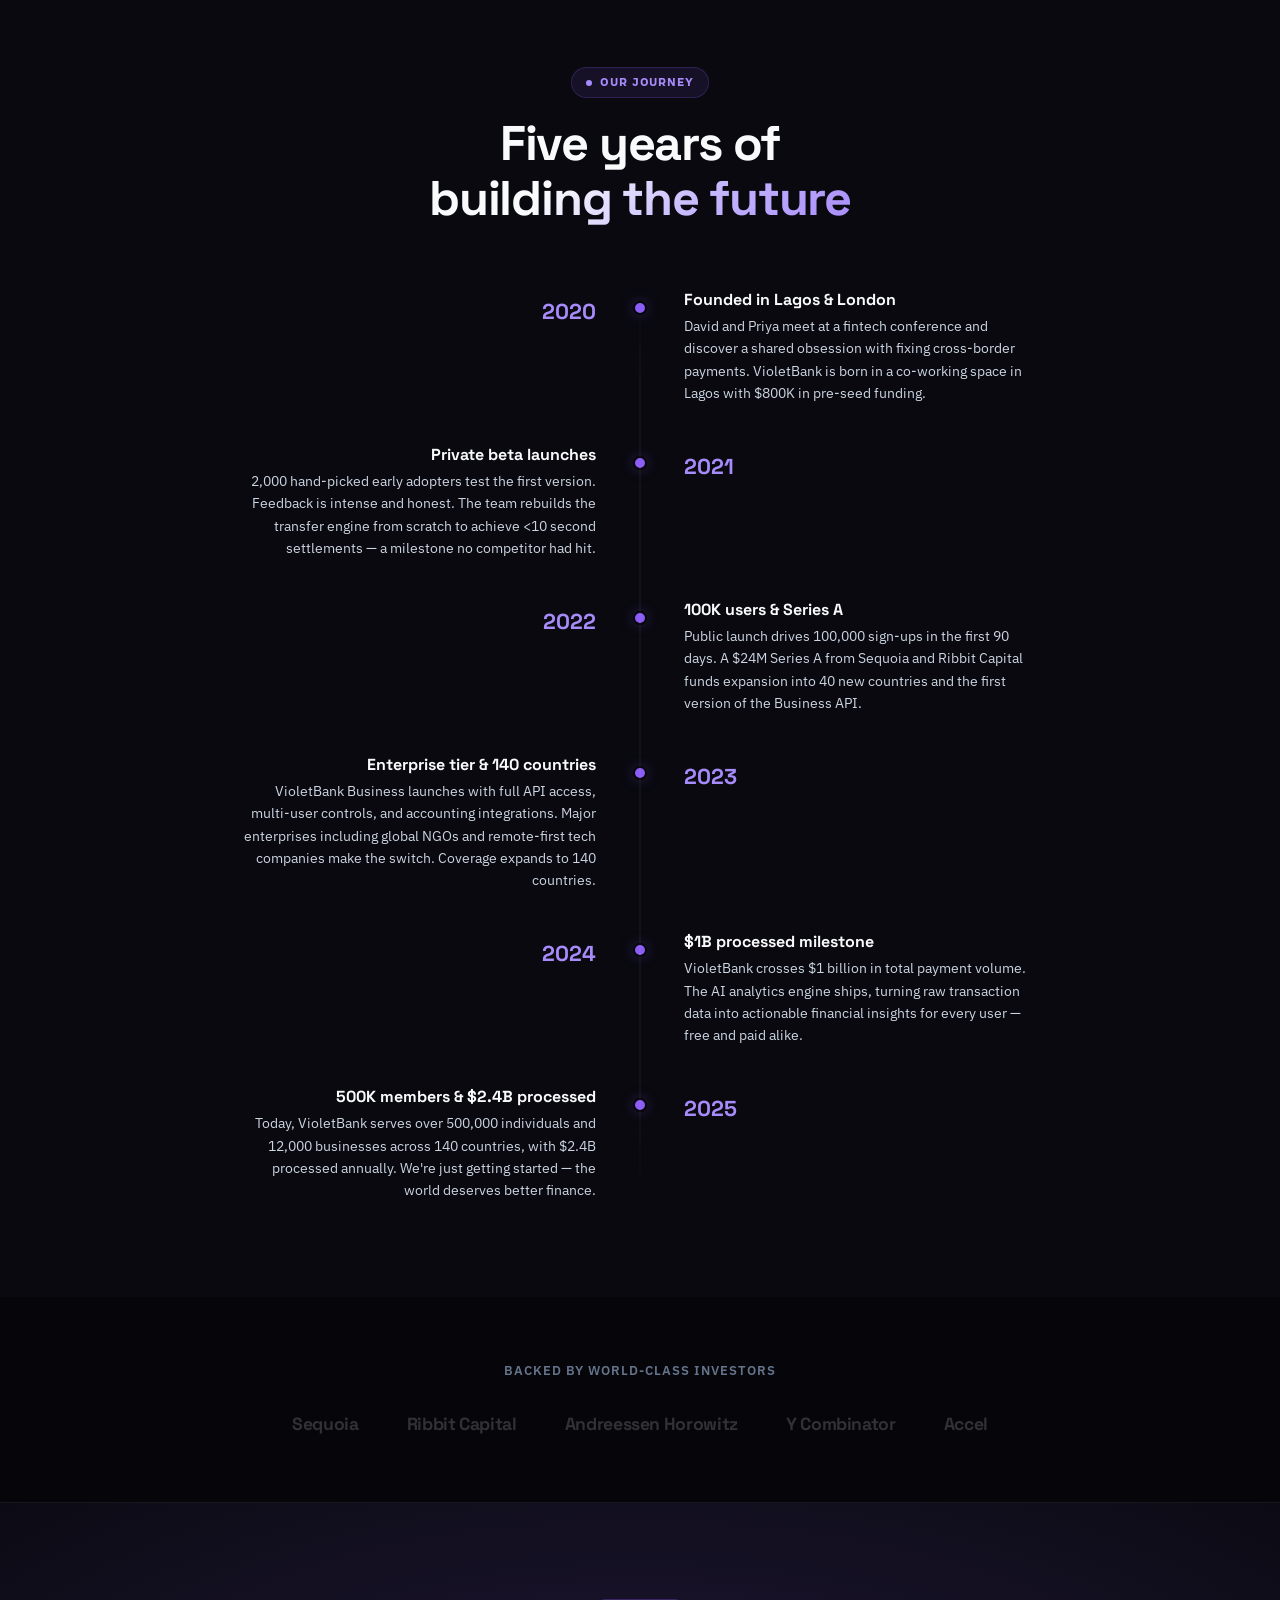
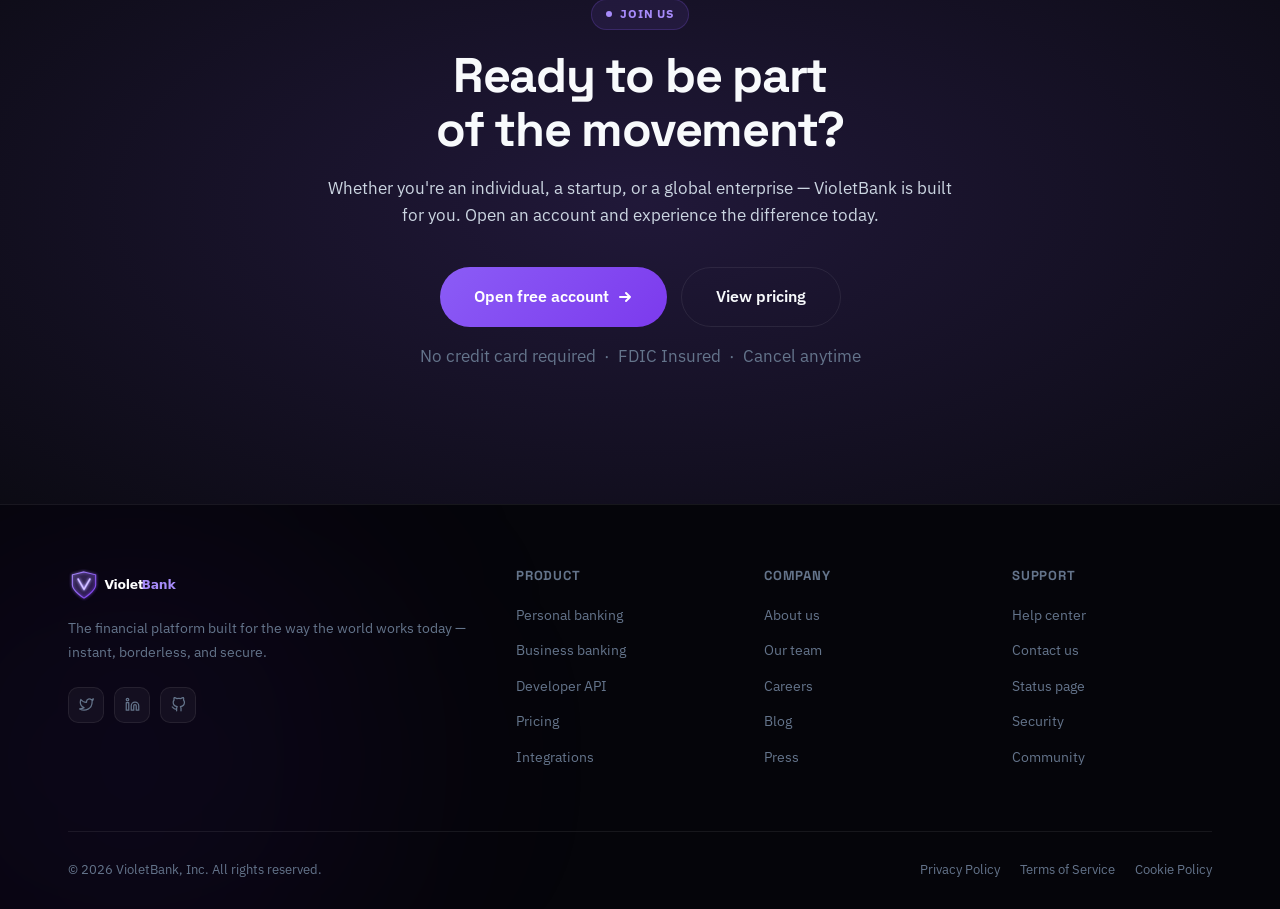
<file: about.html>
<!doctype html>
<html lang="en">
<head>
  <meta charset="utf-8" />
  <meta name="viewport" content="width=device-width, initial-scale=1" />
  <title>VioletBank — About Us</title>
  <meta name="description" content="Learn the story behind VioletBank — our mission, team, and commitment to making global finance accessible to everyone." />
  <link rel="preconnect" href="https://fonts.googleapis.com" />
  <link rel="preconnect" href="https://fonts.gstatic.com" crossorigin />
  <link href="https://fonts.googleapis.com/css2?family=IBM+Plex+Sans:ital,wght@0,300;0,400;0,500;0,600;0,700;1,400&family=Space+Grotesk:wght@400;500;600;700;800&display=swap" rel="stylesheet" />
  <link rel="stylesheet" href="css/style.css" />
</head>
<body>

<div class="blobs" aria-hidden="true">
  <div class="blob blob-1"></div>
  <div class="blob blob-2"></div>
  <div class="blob blob-3"></div>
</div>

<!-- ─── Navigation ─── -->
<nav class="nav scrolled" role="navigation" aria-label="Main navigation">
  <div class="container nav-inner">
    <a href="index.html" class="nav-logo" aria-label="VioletBank home">
      <img src="assets/logo.svg" alt="VioletBank" height="36" style="display:block;">
    </a>
    <ul class="nav-links" role="list">
      <li><a href="index.html">Home</a></li>
      <li><a href="services.html">Services</a></li>
      <li><a href="about.html" class="active">About</a></li>
    </ul>
    <div class="nav-actions">
      <a href="signin.html" class="btn btn-ghost btn-sm">Sign in</a>
      <a href="services.html" class="btn btn-primary btn-sm">Get started
        <svg viewBox="0 0 16 16" fill="none" stroke="currentColor" stroke-width="2" stroke-linecap="round" stroke-linejoin="round"><path d="M3 8h10M9 4l4 4-4 4"/></svg>
      </a>
    </div>
    <button class="hamburger" aria-label="Open menu"><span></span><span></span><span></span></button>
  </div>
</nav>
<div class="mobile-nav" role="dialog" aria-label="Mobile navigation">
  <a href="index.html">Home</a>
  <a href="services.html">Services</a>
  <a href="about.html">About</a>
  <a href="signin.html" class="btn btn-ghost btn-lg">Sign in</a>
  <a href="signin.html" class="btn btn-primary btn-lg">Get started</a>
</div>

<!-- ═══════════════════════════════════════
     PAGE HERO
     ═══════════════════════════════════════ -->
<section class="page-hero" aria-labelledby="about-heading">
  <div class="page-hero-bg" aria-hidden="true"></div>
  <div class="container">
    <div class="section-label reveal" style="margin-inline:auto; display:inline-flex;">Our story</div>
    <h1 id="about-heading" class="reveal d1">
      Finance should work<br>
      <span class="g-text">for everyone.</span>
    </h1>
    <p class="reveal d2">We started VioletBank because the global financial system was broken — slow, opaque, and tilted against individuals. We're building the alternative.</p>
  </div>
</section>

<!-- ═══════════════════════════════════════
     IMPACT NUMBERS
     ═══════════════════════════════════════ -->
<div class="stats-strip">
  <div class="container">
    <div class="impact-grid">
      <div class="impact-item reveal d1">
        <span class="impact-num" data-target="2020" data-suffix="">0</span>
        <p class="impact-label">Founded</p>
      </div>
      <div class="impact-item reveal d2">
        <span class="impact-num" data-target="500" data-suffix="K+">0</span>
        <p class="impact-label">Active users</p>
      </div>
      <div class="impact-item reveal d3">
        <span class="impact-num" data-target="2.4" data-suffix="B+" data-prefix="$" data-dec="1">$0</span>
        <p class="impact-label">Processed</p>
      </div>
      <div class="impact-item reveal d4">
        <span class="impact-num" data-target="48" data-suffix="">0</span>
        <p class="impact-label">Team members</p>
      </div>
    </div>
  </div>
</div>

<!-- ═══════════════════════════════════════
     MISSION
     ═══════════════════════════════════════ -->
<section class="section" aria-labelledby="mission-heading">
  <div class="container">
    <div style="display:grid; grid-template-columns:1fr 1fr; gap:64px; align-items:center;">

      <div class="reveal-left">
        <div class="section-label" style="margin-bottom:20px;">Our mission</div>
        <h2 id="mission-heading">Making global finance<br>truly accessible</h2>
        <p style="margin-top:18px; font-size:1.05rem; line-height:1.76;">
          Over 1.4 billion people worldwide remain excluded from basic financial services. Traditional banking is riddled with unnecessary friction, hidden fees, and geography-based discrimination.
        </p>
        <p style="margin-top:14px; font-size:1.05rem; line-height:1.76;">
          VioletBank exists to eliminate those barriers. We believe that a student in Lagos, a freelancer in Manila, and a startup founder in Berlin should all have access to the same world-class financial infrastructure — instantly, affordably, and without compromise.
        </p>
        <div style="display:flex; gap:32px; margin-top:36px; flex-wrap:wrap;">
          <div>
            <div style="font-family:var(--font-d); font-size:1.5rem; font-weight:800; color:var(--purple-l);">140+</div>
            <div style="font-size:0.82rem; color:var(--text-m); margin-top:2px;">Countries served</div>
          </div>
          <div>
            <div style="font-family:var(--font-d); font-size:1.5rem; font-weight:800; color:var(--purple-l);">$0</div>
            <div style="font-size:0.82rem; color:var(--text-m); margin-top:2px;">Monthly fees on Starter</div>
          </div>
          <div>
            <div style="font-family:var(--font-d); font-size:1.5rem; font-weight:800; color:var(--purple-l);">&lt;10s</div>
            <div style="font-size:0.82rem; color:var(--text-m); margin-top:2px;">Transfer settlement</div>
          </div>
        </div>
      </div>

      <div class="reveal-right">
        <div class="card" style="padding:40px; background: linear-gradient(145deg, rgba(139,92,246,0.08), rgba(109,40,217,0.04)); border-color:rgba(139,92,246,0.2);">
          <div style="font-family:var(--font-d); font-size:1.5rem; font-weight:700; line-height:1.4; margin-bottom:24px; color:var(--text);">
            "The global financial system has an exclusion problem. We have a technology solution."
          </div>
          <div style="display:flex; align-items:center; gap:14px;">
            <div style="width:48px; height:48px; border-radius:50%; background:linear-gradient(135deg,rgba(139,92,246,0.4),rgba(109,40,217,0.6)); display:flex; align-items:center; justify-content:center; font-family:var(--font-d); font-weight:800; font-size:1rem; color:var(--purple-xl);">DN</div>
            <div>
              <div style="font-weight:700; font-size:0.95rem;">David Ngozi</div>
              <div style="font-size:0.8rem; color:var(--text-m);">Co-founder &amp; CEO, VioletBank</div>
            </div>
          </div>
        </div>
      </div>

    </div>
  </div>
</section>

<!-- ═══════════════════════════════════════
     TEAM
     ═══════════════════════════════════════ -->
<section class="section how-bg" aria-labelledby="team-heading">
  <div class="container">
    <div class="section-header center">
      <div class="section-label reveal" style="margin-inline:auto;">The people</div>
      <h2 id="team-heading" class="reveal d1">Built by a team<br>that's been there</h2>
      <p class="reveal d2">Former engineers and operators from Stripe, Goldman Sachs, Google, and Revolut — united by a shared obsession with making finance better.</p>
    </div>

    <div class="team-grid">

      <div class="card team-card reveal d1">
        <div class="team-av" aria-hidden="true">DN</div>
        <p class="team-name">David Ngozi</p>
        <p class="team-role">Co-founder &amp; CEO</p>
        <div class="team-socials" aria-label="David Ngozi's social links">
          <a href="#" class="team-soc" aria-label="LinkedIn"><svg viewBox="0 0 24 24" fill="none" stroke="currentColor" stroke-width="2" stroke-linecap="round" stroke-linejoin="round"><path d="M16 8a6 6 0 016 6v7h-4v-7a2 2 0 00-2-2 2 2 0 00-2 2v7h-4v-7a6 6 0 016-6z"/><rect x="2" y="9" width="4" height="12"/><circle cx="4" cy="4" r="2"/></svg></a>
          <a href="#" class="team-soc" aria-label="Twitter"><svg viewBox="0 0 24 24" fill="none" stroke="currentColor" stroke-width="2" stroke-linecap="round" stroke-linejoin="round"><path d="M23 3a10.9 10.9 0 01-3.14 1.53 4.48 4.48 0 00-7.86 3v1A10.66 10.66 0 013 4s-4 9 5 13a11.64 11.64 0 01-7 2c9 5 20 0 20-11.5a4.5 4.5 0 00-.08-.83A7.72 7.72 0 0023 3z"/></svg></a>
        </div>
      </div>

      <div class="card team-card reveal d2">
        <div class="team-av" aria-hidden="true">PL</div>
        <p class="team-name">Priya Lakshmi</p>
        <p class="team-role">Co-founder &amp; CTO</p>
        <div class="team-socials" aria-label="Priya Lakshmi's social links">
          <a href="#" class="team-soc" aria-label="LinkedIn"><svg viewBox="0 0 24 24" fill="none" stroke="currentColor" stroke-width="2" stroke-linecap="round" stroke-linejoin="round"><path d="M16 8a6 6 0 016 6v7h-4v-7a2 2 0 00-2-2 2 2 0 00-2 2v7h-4v-7a6 6 0 016-6z"/><rect x="2" y="9" width="4" height="12"/><circle cx="4" cy="4" r="2"/></svg></a>
          <a href="#" class="team-soc" aria-label="GitHub"><svg viewBox="0 0 24 24" fill="none" stroke="currentColor" stroke-width="2" stroke-linecap="round" stroke-linejoin="round"><path d="M9 19c-5 1.5-5-2.5-7-3m14 6v-3.87a3.37 3.37 0 00-.94-2.61c3.14-.35 6.44-1.54 6.44-7A5.44 5.44 0 0020 4.77 5.07 5.07 0 0019.91 1S18.73.65 16 2.48a13.38 13.38 0 00-7 0C6.27.65 5.09 1 5.09 1A5.07 5.07 0 005 4.77a5.44 5.44 0 00-1.5 3.78c0 5.42 3.3 6.61 6.44 7A3.37 3.37 0 009 18.13V22"/></svg></a>
        </div>
      </div>

      <div class="card team-card reveal d3">
        <div class="team-av" aria-hidden="true">JW</div>
        <p class="team-name">James Wu</p>
        <p class="team-role">Chief Operating Officer</p>
        <div class="team-socials" aria-label="James Wu's social links">
          <a href="#" class="team-soc" aria-label="LinkedIn"><svg viewBox="0 0 24 24" fill="none" stroke="currentColor" stroke-width="2" stroke-linecap="round" stroke-linejoin="round"><path d="M16 8a6 6 0 016 6v7h-4v-7a2 2 0 00-2-2 2 2 0 00-2 2v7h-4v-7a6 6 0 016-6z"/><rect x="2" y="9" width="4" height="12"/><circle cx="4" cy="4" r="2"/></svg></a>
          <a href="#" class="team-soc" aria-label="Twitter"><svg viewBox="0 0 24 24" fill="none" stroke="currentColor" stroke-width="2" stroke-linecap="round" stroke-linejoin="round"><path d="M23 3a10.9 10.9 0 01-3.14 1.53 4.48 4.48 0 00-7.86 3v1A10.66 10.66 0 013 4s-4 9 5 13a11.64 11.64 0 01-7 2c9 5 20 0 20-11.5a4.5 4.5 0 00-.08-.83A7.72 7.72 0 0023 3z"/></svg></a>
        </div>
      </div>

      <div class="card team-card reveal d4">
        <div class="team-av" aria-hidden="true">AV</div>
        <p class="team-name">Aisha Vera</p>
        <p class="team-role">Head of Design</p>
        <div class="team-socials" aria-label="Aisha Vera's social links">
          <a href="#" class="team-soc" aria-label="LinkedIn"><svg viewBox="0 0 24 24" fill="none" stroke="currentColor" stroke-width="2" stroke-linecap="round" stroke-linejoin="round"><path d="M16 8a6 6 0 016 6v7h-4v-7a2 2 0 00-2-2 2 2 0 00-2 2v7h-4v-7a6 6 0 016-6z"/><rect x="2" y="9" width="4" height="12"/><circle cx="4" cy="4" r="2"/></svg></a>
          <a href="#" class="team-soc" aria-label="Twitter"><svg viewBox="0 0 24 24" fill="none" stroke="currentColor" stroke-width="2" stroke-linecap="round" stroke-linejoin="round"><path d="M23 3a10.9 10.9 0 01-3.14 1.53 4.48 4.48 0 00-7.86 3v1A10.66 10.66 0 013 4s-4 9 5 13a11.64 11.64 0 01-7 2c9 5 20 0 20-11.5a4.5 4.5 0 00-.08-.83A7.72 7.72 0 0023 3z"/></svg></a>
        </div>
      </div>

    </div>

    <div style="text-align:center; margin-top:40px;" class="reveal">
      <p style="color:var(--text-m); margin-bottom:16px; font-size:0.9rem;">We're growing fast. Want to join us?</p>
      <a href="#" class="btn btn-ghost">View open roles
        <svg viewBox="0 0 16 16" fill="none" stroke="currentColor" stroke-width="2" stroke-linecap="round" stroke-linejoin="round"><path d="M3 8h10M9 4l4 4-4 4"/></svg>
      </a>
    </div>
  </div>
</section>

<!-- ═══════════════════════════════════════
     VALUES
     ═══════════════════════════════════════ -->
<section class="section" aria-labelledby="values-heading">
  <div class="container">
    <div class="section-header center">
      <div class="section-label reveal" style="margin-inline:auto;">What drives us</div>
      <h2 id="values-heading" class="reveal d1">Our values</h2>
      <p class="reveal d2">These aren't wall posters. They're the principles every decision at VioletBank is measured against.</p>
    </div>

    <div class="values-grid">

      <div class="card val-card reveal d1">
        <div class="val-icon" style="background:rgba(139,92,246,0.1); border:1px solid rgba(139,92,246,0.18);">
          <svg viewBox="0 0 24 24" stroke="#A78BFA"><path d="M12 22s8-4 8-10V5l-8-3-8 3v7c0 6 8 10 8 10z" stroke-linecap="round" stroke-linejoin="round"/></svg>
        </div>
        <h3>Security first</h3>
        <p>Every feature, every line of code, every policy starts with the question: is this safe for our users? Security is never an afterthought.</p>
      </div>

      <div class="card val-card reveal d2">
        <div class="val-icon" style="background:rgba(74,222,128,0.1); border:1px solid rgba(74,222,128,0.18);">
          <svg viewBox="0 0 24 24" stroke="#4ADE80"><circle cx="12" cy="12" r="10" stroke-linecap="round"/><path d="M12 8v4l3 3" stroke-linecap="round" stroke-linejoin="round"/></svg>
        </div>
        <h3>Radical transparency</h3>
        <p>No hidden fees, no confusing terms. We publish our fee schedules, exchange rates, and policy changes in plain English before they happen.</p>
      </div>

      <div class="card val-card reveal d3">
        <div class="val-icon" style="background:rgba(251,191,36,0.1); border:1px solid rgba(251,191,36,0.18);">
          <svg viewBox="0 0 24 24" stroke="#FBBF24"><path d="M13 2L3 14h9l-1 8 10-12h-9z" stroke-linecap="round" stroke-linejoin="round"/></svg>
        </div>
        <h3>Speed as a feature</h3>
        <p>Waiting is a form of disrespect. We obsess over milliseconds — in our product and in our support response times. Fast is never fast enough.</p>
      </div>

      <div class="card val-card reveal d1">
        <div class="val-icon" style="background:rgba(56,189,248,0.1); border:1px solid rgba(56,189,248,0.18);">
          <svg viewBox="0 0 24 24" stroke="#38BDF8"><circle cx="12" cy="12" r="10" stroke-linecap="round"/><line x1="2" y1="12" x2="22" y2="12" stroke-linecap="round"/><path d="M12 2a15.3 15.3 0 014 10 15.3 15.3 0 01-4 10 15.3 15.3 0 01-4-10 15.3 15.3 0 014-10z" stroke-linecap="round"/></svg>
        </div>
        <h3>Global inclusion</h3>
        <p>We design for the world — not just wealthy countries. Geography shouldn't determine whether someone has access to great financial services.</p>
      </div>

      <div class="card val-card reveal d2">
        <div class="val-icon" style="background:rgba(244,63,94,0.1); border:1px solid rgba(244,63,94,0.18);">
          <svg viewBox="0 0 24 24" stroke="#F43F5E"><polyline points="22 12 18 12 15 21 9 3 6 12 2 12" stroke-linecap="round" stroke-linejoin="round"/></svg>
        </div>
        <h3>Relentless innovation</h3>
        <p>Finance is one of the oldest industries — and one of the least changed. We don't accept "that's how it's always been" as a reason to stay still.</p>
      </div>

      <div class="card val-card reveal d3">
        <div class="val-icon" style="background:rgba(167,139,250,0.12); border:1px solid rgba(167,139,250,0.2);">
          <svg viewBox="0 0 24 24" stroke="#A78BFA"><path d="M17 21v-2a4 4 0 00-4-4H5a4 4 0 00-4 4v2" stroke-linecap="round"/><circle cx="9" cy="7" r="4" stroke-linecap="round"/><path d="M23 21v-2a4 4 0 00-3-3.87M16 3.13a4 4 0 010 7.75" stroke-linecap="round"/></svg>
        </div>
        <h3>User obsession</h3>
        <p>Our users are not a metric. They're the reason we exist. Every product decision is grounded in real feedback, real use cases, and real impact.</p>
      </div>

    </div>
  </div>
</section>

<!-- ═══════════════════════════════════════
     TIMELINE
     ═══════════════════════════════════════ -->
<section class="section how-bg" aria-labelledby="tl-heading">
  <div class="container">
    <div class="section-header center">
      <div class="section-label reveal" style="margin-inline:auto;">Our journey</div>
      <h2 id="tl-heading" class="reveal d1">Five years of<br><span class="g-text">building the future</span></h2>
    </div>

    <div class="timeline reveal">

      <div class="tl-item">
        <div class="tl-year">2020</div>
        <div class="tl-dot-col"><div class="tl-dot"></div></div>
        <div class="tl-content">
          <h4>Founded in Lagos &amp; London</h4>
          <p>David and Priya meet at a fintech conference and discover a shared obsession with fixing cross-border payments. VioletBank is born in a co-working space in Lagos with $800K in pre-seed funding.</p>
        </div>
      </div>

      <div class="tl-item">
        <div class="tl-year">2021</div>
        <div class="tl-dot-col"><div class="tl-dot"></div></div>
        <div class="tl-content">
          <h4>Private beta launches</h4>
          <p>2,000 hand-picked early adopters test the first version. Feedback is intense and honest. The team rebuilds the transfer engine from scratch to achieve &lt;10 second settlements — a milestone no competitor had hit.</p>
        </div>
      </div>

      <div class="tl-item">
        <div class="tl-year">2022</div>
        <div class="tl-dot-col"><div class="tl-dot"></div></div>
        <div class="tl-content">
          <h4>100K users &amp; Series A</h4>
          <p>Public launch drives 100,000 sign-ups in the first 90 days. A $24M Series A from Sequoia and Ribbit Capital funds expansion into 40 new countries and the first version of the Business API.</p>
        </div>
      </div>

      <div class="tl-item">
        <div class="tl-year">2023</div>
        <div class="tl-dot-col"><div class="tl-dot"></div></div>
        <div class="tl-content">
          <h4>Enterprise tier &amp; 140 countries</h4>
          <p>VioletBank Business launches with full API access, multi-user controls, and accounting integrations. Major enterprises including global NGOs and remote-first tech companies make the switch. Coverage expands to 140 countries.</p>
        </div>
      </div>

      <div class="tl-item">
        <div class="tl-year">2024</div>
        <div class="tl-dot-col"><div class="tl-dot"></div></div>
        <div class="tl-content">
          <h4>$1B processed milestone</h4>
          <p>VioletBank crosses $1 billion in total payment volume. The AI analytics engine ships, turning raw transaction data into actionable financial insights for every user — free and paid alike.</p>
        </div>
      </div>

      <div class="tl-item">
        <div class="tl-year">2025</div>
        <div class="tl-dot-col"><div class="tl-dot"></div></div>
        <div class="tl-content">
          <h4>500K members &amp; $2.4B processed</h4>
          <p>Today, VioletBank serves over 500,000 individuals and 12,000 businesses across 140 countries, with $2.4B processed annually. We're just getting started — the world deserves better finance.</p>
        </div>
      </div>

    </div>
  </div>
</section>

<!-- ═══════════════════════════════════════
     INVESTORS / BACKED BY
     ═══════════════════════════════════════ -->
<section class="section-sm" style="position:relative;z-index:1;border-bottom:1px solid var(--border);">
  <div class="container">
    <p class="trust-label" style="text-align:center; font-size:0.8rem; color:var(--text-m); letter-spacing:0.08em; text-transform:uppercase; font-weight:600; margin-bottom:28px;">Backed by world-class investors</p>
    <div class="trust-logos reveal">
      <span class="trust-logo" style="font-size:1.1rem;">Sequoia</span>
      <span class="trust-logo" style="font-size:1.1rem;">Ribbit Capital</span>
      <span class="trust-logo" style="font-size:1.1rem;">Andreessen Horowitz</span>
      <span class="trust-logo" style="font-size:1.1rem;">Y Combinator</span>
      <span class="trust-logo" style="font-size:1.1rem;">Accel</span>
    </div>
  </div>
</section>

<!-- ─── CTA ─── -->
<section class="section cta-section">
  <div class="cta-bg" aria-hidden="true"></div>
  <div class="container">
    <div class="cta-inner">
      <div class="section-label reveal" style="margin-inline:auto;">Join us</div>
      <h2 class="reveal d1">Ready to be part<br>of the movement?</h2>
      <p class="reveal d2">Whether you're an individual, a startup, or a global enterprise — VioletBank is built for you. Open an account and experience the difference today.</p>
      <div class="cta-actions reveal d3">
        <a href="services.html" class="btn btn-primary btn-lg">
          Open free account
          <svg viewBox="0 0 16 16" fill="none" stroke="currentColor" stroke-width="2" stroke-linecap="round" stroke-linejoin="round"><path d="M3 8h10M9 4l4 4-4 4"/></svg>
        </a>
        <a href="services.html" class="btn btn-outline btn-lg">View pricing</a>
      </div>
      <p class="cta-note reveal d4">No credit card required &nbsp;·&nbsp; FDIC Insured &nbsp;·&nbsp; Cancel anytime</p>
    </div>
  </div>
</section>

<!-- ─── Footer ─── -->
<footer class="footer" role="contentinfo">
  <div class="container">
    <div class="footer-grid">
      <div class="footer-brand">
        <div class="footer-logo-row"><img src="assets/logo.svg" alt="VioletBank" height="32"></div>
        <p class="footer-desc">The financial platform built for the way the world works today — instant, borderless, and secure.</p>
        <div class="footer-socials">
          <a href="#" class="footer-soc" aria-label="Twitter"><svg viewBox="0 0 24 24" fill="none" stroke="currentColor" stroke-width="2" stroke-linecap="round" stroke-linejoin="round"><path d="M23 3a10.9 10.9 0 01-3.14 1.53 4.48 4.48 0 00-7.86 3v1A10.66 10.66 0 013 4s-4 9 5 13a11.64 11.64 0 01-7 2c9 5 20 0 20-11.5a4.5 4.5 0 00-.08-.83A7.72 7.72 0 0023 3z"/></svg></a>
          <a href="#" class="footer-soc" aria-label="LinkedIn"><svg viewBox="0 0 24 24" fill="none" stroke="currentColor" stroke-width="2" stroke-linecap="round" stroke-linejoin="round"><path d="M16 8a6 6 0 016 6v7h-4v-7a2 2 0 00-2-2 2 2 0 00-2 2v7h-4v-7a6 6 0 016-6z"/><rect x="2" y="9" width="4" height="12"/><circle cx="4" cy="4" r="2"/></svg></a>
          <a href="#" class="footer-soc" aria-label="GitHub"><svg viewBox="0 0 24 24" fill="none" stroke="currentColor" stroke-width="2" stroke-linecap="round" stroke-linejoin="round"><path d="M9 19c-5 1.5-5-2.5-7-3m14 6v-3.87a3.37 3.37 0 00-.94-2.61c3.14-.35 6.44-1.54 6.44-7A5.44 5.44 0 0020 4.77 5.07 5.07 0 0019.91 1S18.73.65 16 2.48a13.38 13.38 0 00-7 0C6.27.65 5.09 1 5.09 1A5.07 5.07 0 005 4.77a5.44 5.44 0 00-1.5 3.78c0 5.42 3.3 6.61 6.44 7A3.37 3.37 0 009 18.13V22"/></svg></a>
        </div>
      </div>
      <div class="footer-col">
        <h4>Product</h4>
        <ul>
          <li><a href="services.html">Personal banking</a></li>
          <li><a href="services.html">Business banking</a></li>
          <li><a href="services.html">Developer API</a></li>
          <li><a href="services.html">Pricing</a></li>
          <li><a href="services.html">Integrations</a></li>
        </ul>
      </div>
      <div class="footer-col">
        <h4>Company</h4>
        <ul>
          <li><a href="about.html">About us</a></li>
          <li><a href="about.html">Our team</a></li>
          <li><a href="about.html">Careers</a></li>
          <li><a href="#">Blog</a></li>
          <li><a href="#">Press</a></li>
        </ul>
      </div>
      <div class="footer-col">
        <h4>Support</h4>
        <ul>
          <li><a href="#">Help center</a></li>
          <li><a href="#">Contact us</a></li>
          <li><a href="#">Status page</a></li>
          <li><a href="#">Security</a></li>
          <li><a href="#">Community</a></li>
        </ul>
      </div>
    </div>
    <div class="footer-bottom">
      <p class="footer-copy">&copy; 2026 VioletBank, Inc. All rights reserved.</p>
      <div class="footer-legal">
        <a href="#">Privacy Policy</a>
        <a href="#">Terms of Service</a>
        <a href="#">Cookie Policy</a>
      </div>
    </div>
  </div>
</footer>

<script src="js/main.js"></script>
</body>
</html>
</file>
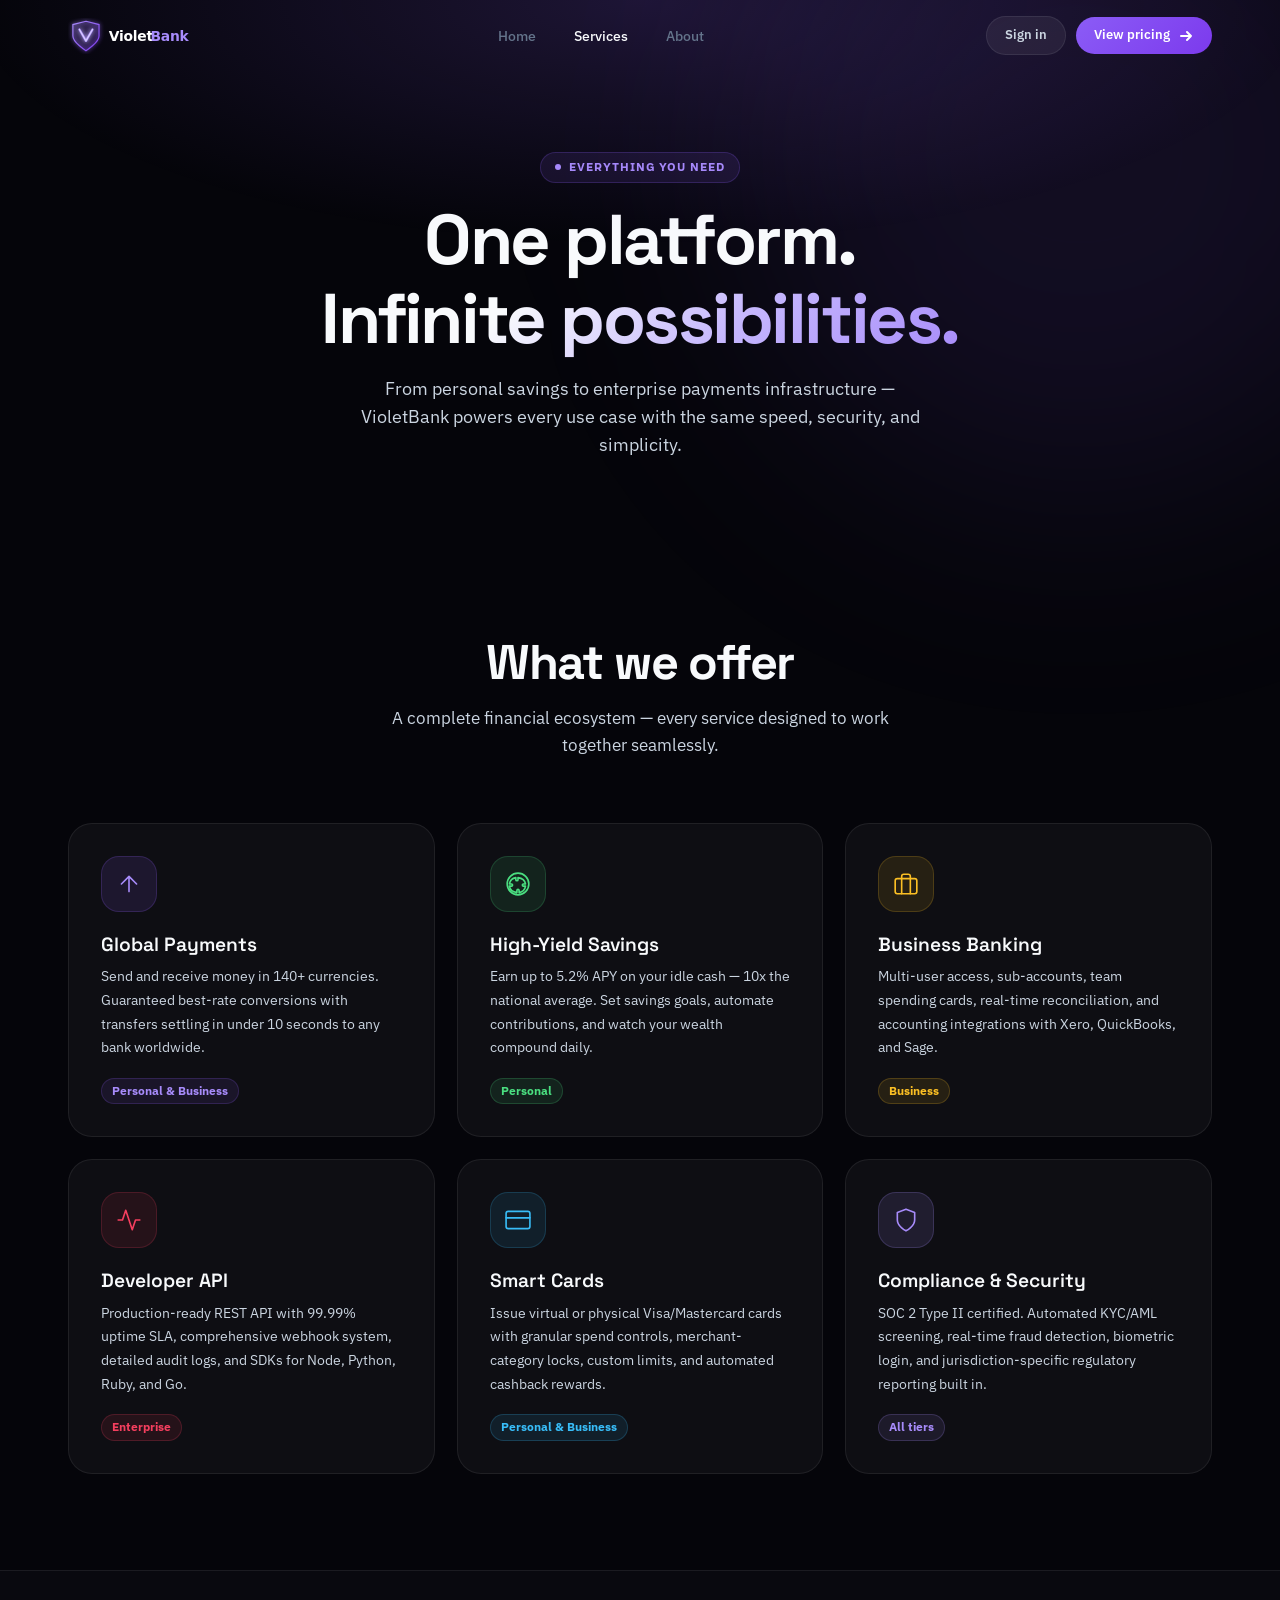
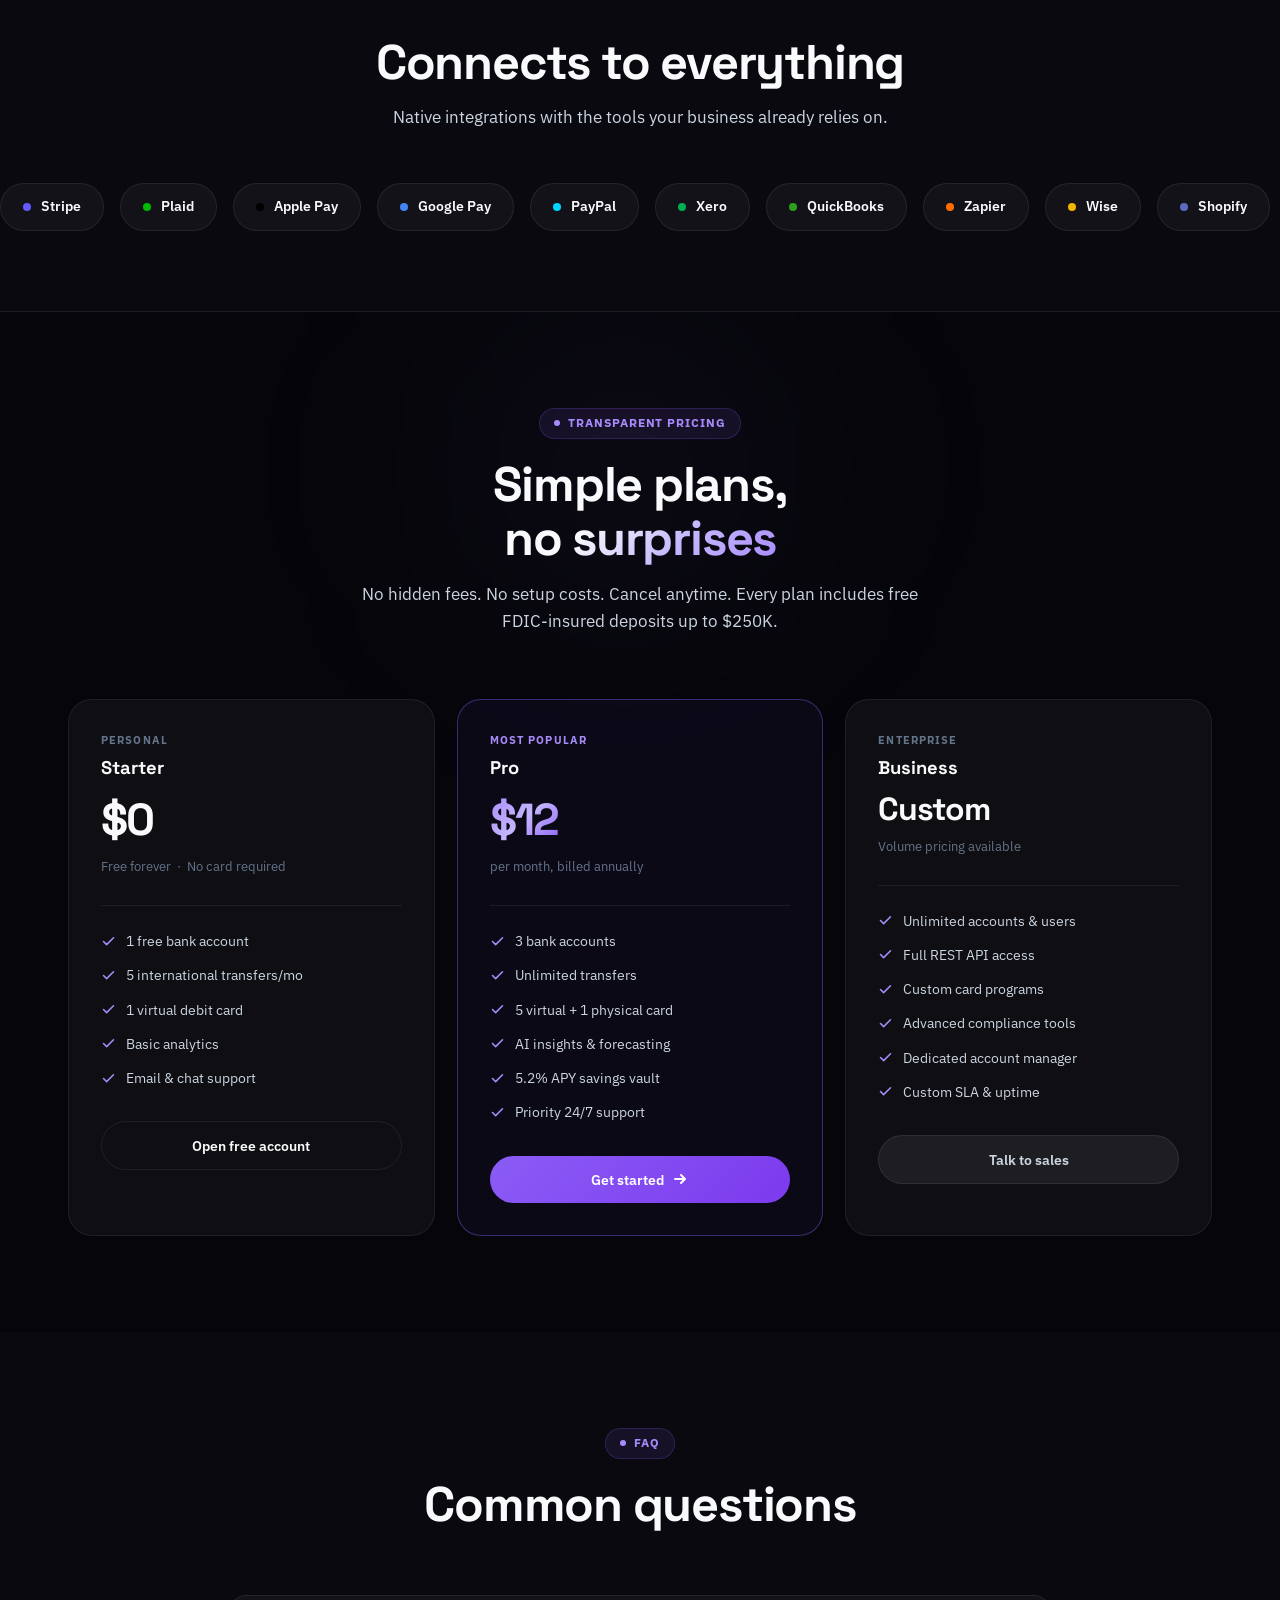
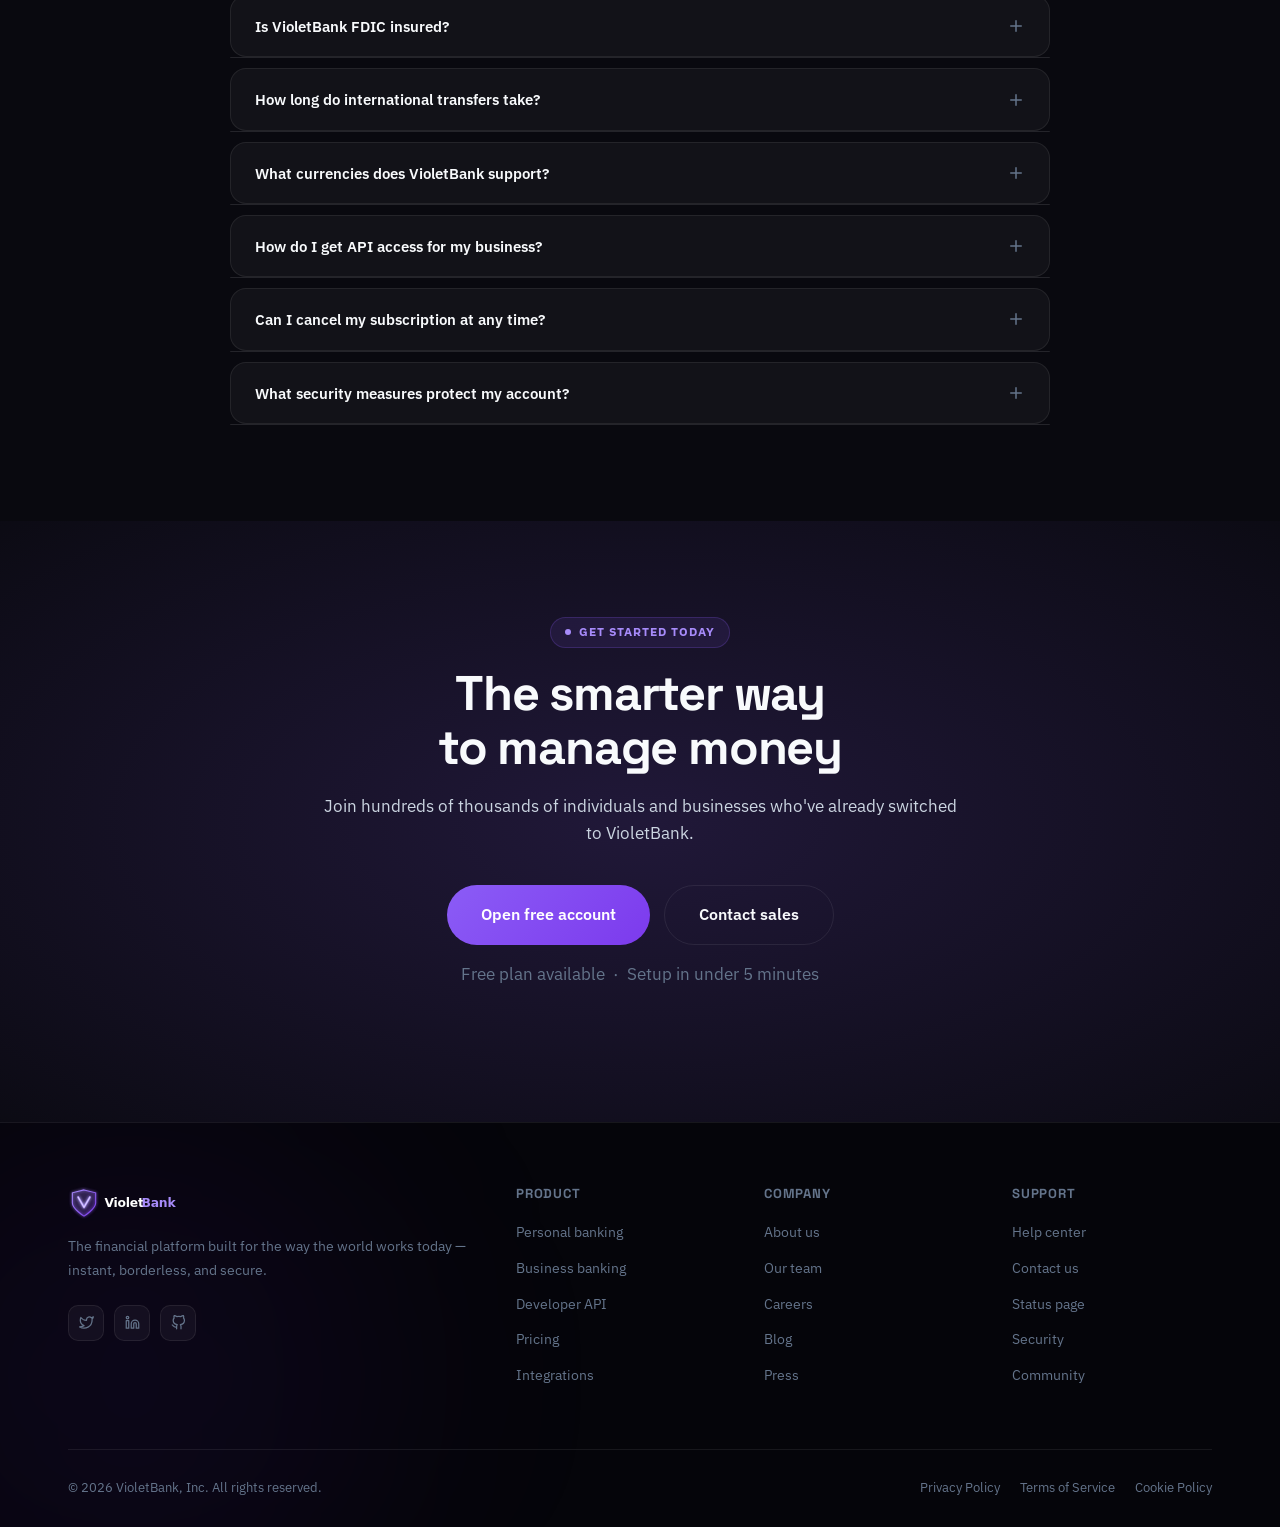
<file: services.html>
<!doctype html>
<html lang="en">
<head>
  <meta charset="utf-8" />
  <meta name="viewport" content="width=device-width, initial-scale=1" />
  <title>VioletBank — Services</title>
  <meta name="description" content="Payments, cards, savings, business banking, crypto, and insurance — all in one powerful platform." />
  <link rel="preconnect" href="https://fonts.googleapis.com" />
  <link rel="preconnect" href="https://fonts.gstatic.com" crossorigin />
  <link href="https://fonts.googleapis.com/css2?family=IBM+Plex+Sans:ital,wght@0,300;0,400;0,500;0,600;0,700;1,400&family=Space+Grotesk:wght@400;500;600;700;800&display=swap" rel="stylesheet" />
  <link rel="stylesheet" href="css/style.css" />
</head>
<body>

<div class="blobs" aria-hidden="true">
  <div class="blob blob-1"></div>
  <div class="blob blob-2"></div>
  <div class="blob blob-3"></div>
</div>

<!-- ─── Navigation ─── -->
<nav class="nav scrolled" role="navigation" aria-label="Main navigation">
  <div class="container nav-inner">
    <a href="index.html" class="nav-logo" aria-label="VioletBank home">
      <img src="assets/logo.svg" alt="VioletBank" height="36" style="display:block;">
    </a>
    <ul class="nav-links" role="list">
      <li><a href="index.html">Home</a></li>
      <li><a href="services.html" class="active">Services</a></li>
      <li><a href="about.html">About</a></li>
    </ul>
    <div class="nav-actions">
      <a href="signin.html" class="btn btn-ghost btn-sm">Sign in</a>
      <a href="#pricing" class="btn btn-primary btn-sm">View pricing
        <svg viewBox="0 0 16 16" fill="none" stroke="currentColor" stroke-width="2" stroke-linecap="round" stroke-linejoin="round"><path d="M3 8h10M9 4l4 4-4 4"/></svg>
      </a>
    </div>
    <button class="hamburger" aria-label="Open menu"><span></span><span></span><span></span></button>
  </div>
</nav>
<div class="mobile-nav" role="dialog" aria-label="Mobile navigation">
  <a href="index.html">Home</a>
  <a href="services.html">Services</a>
  <a href="about.html">About</a>
  <a href="signin.html" class="btn btn-ghost btn-lg">Sign in</a>
  <a href="#pricing" class="btn btn-primary btn-lg">View pricing</a>
</div>

<!-- ═══════════════════════════════════════
     PAGE HERO
     ═══════════════════════════════════════ -->
<section class="page-hero" aria-labelledby="page-heading">
  <div class="page-hero-bg" aria-hidden="true"></div>
  <div class="container">
    <div class="section-label reveal" style="margin-inline:auto; display:inline-flex;">Everything you need</div>
    <h1 id="page-heading" class="reveal d1">
      One platform.<br>
      <span class="g-text">Infinite possibilities.</span>
    </h1>
    <p class="reveal d2">From personal savings to enterprise payments infrastructure — VioletBank powers every use case with the same speed, security, and simplicity.</p>
  </div>
</section>

<!-- ═══════════════════════════════════════
     SERVICES GRID
     ═══════════════════════════════════════ -->
<section class="section" aria-labelledby="svc-heading">
  <div class="container">
    <div class="section-header center">
      <h2 id="svc-heading" class="reveal">What we offer</h2>
      <p class="reveal d1">A complete financial ecosystem — every service designed to work together seamlessly.</p>
    </div>

    <div class="services-grid">

      <div class="card svc-card reveal d1">
        <div class="svc-icon" style="background:rgba(139,92,246,0.12); border:1px solid rgba(139,92,246,0.2);">
          <svg viewBox="0 0 24 24" stroke="#A78BFA"><path d="M12 19V5M5 12l7-7 7 7" stroke-linecap="round" stroke-linejoin="round"/></svg>
        </div>
        <h3>Global Payments</h3>
        <p>Send and receive money in 140+ currencies. Guaranteed best-rate conversions with transfers settling in under 10 seconds to any bank worldwide.</p>
        <span class="svc-tag" style="background:rgba(139,92,246,0.1);color:#A78BFA;border:1px solid rgba(139,92,246,0.2);">Personal &amp; Business</span>
      </div>

      <div class="card svc-card reveal d2">
        <div class="svc-icon" style="background:rgba(74,222,128,0.1); border:1px solid rgba(74,222,128,0.18);">
          <svg viewBox="0 0 24 24" stroke="#4ADE80"><path d="M12 2C6.48 2 2 6.48 2 12s4.48 10 10 10 10-4.48 10-10S17.52 2 12 2zm1 17.93V18c0-.55-.45-1-1-1s-1 .45-1 1v1.93C7.06 19.44 4.56 16.94 4.07 14H6c.55 0 1-.45 1-1s-.45-1-1-1H4.07C4.56 9.06 7.06 6.56 10 6.07V8c0 .55.45 1 1 1s1-.45 1-1V6.07C15.94 6.56 18.44 9.06 18.93 12H17c-.55 0-1 .45-1 1s.45 1 1 1h1.93c-.49 2.94-2.99 5.44-5.93 5.93z" stroke-linecap="round" stroke-linejoin="round"/></svg>
        </div>
        <h3>High-Yield Savings</h3>
        <p>Earn up to 5.2% APY on your idle cash — 10x the national average. Set savings goals, automate contributions, and watch your wealth compound daily.</p>
        <span class="svc-tag" style="background:rgba(74,222,128,0.1);color:#4ADE80;border:1px solid rgba(74,222,128,0.2);">Personal</span>
      </div>

      <div class="card svc-card reveal d3">
        <div class="svc-icon" style="background:rgba(251,191,36,0.1); border:1px solid rgba(251,191,36,0.18);">
          <svg viewBox="0 0 24 24" stroke="#FBBF24"><rect x="2" y="7" width="20" height="14" rx="2" stroke-linecap="round"/><path d="M16 21V5a2 2 0 00-2-2h-4a2 2 0 00-2 2v16" stroke-linecap="round"/></svg>
        </div>
        <h3>Business Banking</h3>
        <p>Multi-user access, sub-accounts, team spending cards, real-time reconciliation, and accounting integrations with Xero, QuickBooks, and Sage.</p>
        <span class="svc-tag" style="background:rgba(251,191,36,0.1);color:#FBBF24;border:1px solid rgba(251,191,36,0.2);">Business</span>
      </div>

      <div class="card svc-card reveal d1">
        <div class="svc-icon" style="background:rgba(244,63,94,0.1); border:1px solid rgba(244,63,94,0.18);">
          <svg viewBox="0 0 24 24" stroke="#F43F5E"><polyline points="22 12 18 12 15 21 9 3 6 12 2 12" stroke-linecap="round" stroke-linejoin="round"/></svg>
        </div>
        <h3>Developer API</h3>
        <p>Production-ready REST API with 99.99% uptime SLA, comprehensive webhook system, detailed audit logs, and SDKs for Node, Python, Ruby, and Go.</p>
        <span class="svc-tag" style="background:rgba(244,63,94,0.1);color:#F43F5E;border:1px solid rgba(244,63,94,0.2);">Enterprise</span>
      </div>

      <div class="card svc-card reveal d2">
        <div class="svc-icon" style="background:rgba(56,189,248,0.1); border:1px solid rgba(56,189,248,0.18);">
          <svg viewBox="0 0 24 24" stroke="#38BDF8"><rect x="1" y="4" width="22" height="16" rx="2" stroke-linecap="round"/><path d="M1 10h22" stroke-linecap="round"/></svg>
        </div>
        <h3>Smart Cards</h3>
        <p>Issue virtual or physical Visa/Mastercard cards with granular spend controls, merchant-category locks, custom limits, and automated cashback rewards.</p>
        <span class="svc-tag" style="background:rgba(56,189,248,0.1);color:#38BDF8;border:1px solid rgba(56,189,248,0.2);">Personal &amp; Business</span>
      </div>

      <div class="card svc-card reveal d3">
        <div class="svc-icon" style="background:rgba(167,139,250,0.12); border:1px solid rgba(167,139,250,0.2);">
          <svg viewBox="0 0 24 24" stroke="#A78BFA"><path d="M12 22s8-4 8-10V5l-8-3-8 3v7c0 6 8 10 8 10z" stroke-linecap="round" stroke-linejoin="round"/></svg>
        </div>
        <h3>Compliance &amp; Security</h3>
        <p>SOC 2 Type II certified. Automated KYC/AML screening, real-time fraud detection, biometric login, and jurisdiction-specific regulatory reporting built in.</p>
        <span class="svc-tag" style="background:rgba(167,139,250,0.1);color:#A78BFA;border:1px solid rgba(167,139,250,0.2);">All tiers</span>
      </div>

    </div>
  </div>
</section>

<!-- ═══════════════════════════════════════
     INTEGRATIONS
     ═══════════════════════════════════════ -->
<section class="section-sm" aria-labelledby="int-heading" style="position:relative;z-index:1;border-block:1px solid var(--border); background:var(--bg-2);">
  <div class="container">
    <div class="section-header center" style="margin-bottom:36px;">
      <h2 id="int-heading" class="reveal">Connects to everything</h2>
      <p class="reveal d1">Native integrations with the tools your business already relies on.</p>
    </div>
  </div>
  <div class="marquee-wrap reveal" aria-label="Integration partners">
    <div class="marquee-track" aria-hidden="true">
      <div class="int-pill"><div class="int-dot" style="background:#635BFF;"></div>Stripe</div>
      <div class="int-pill"><div class="int-dot" style="background:#00B900;"></div>Plaid</div>
      <div class="int-pill"><div class="int-dot" style="background:#000;"></div>Apple Pay</div>
      <div class="int-pill"><div class="int-dot" style="background:#4285F4;"></div>Google Pay</div>
      <div class="int-pill"><div class="int-dot" style="background:#00D4FF;"></div>PayPal</div>
      <div class="int-pill"><div class="int-dot" style="background:#00B050;"></div>Xero</div>
      <div class="int-pill"><div class="int-dot" style="background:#2CA01C;"></div>QuickBooks</div>
      <div class="int-pill"><div class="int-dot" style="background:#FF6D00;"></div>Zapier</div>
      <div class="int-pill"><div class="int-dot" style="background:#F4B400;"></div>Wise</div>
      <div class="int-pill"><div class="int-dot" style="background:#5C6BC0;"></div>Shopify</div>
      <div class="int-pill"><div class="int-dot" style="background:#1A1AFF;"></div>Salesforce</div>
      <div class="int-pill"><div class="int-dot" style="background:#E01E5A;"></div>Slack</div>
      <!-- Duplicate for seamless loop -->
      <div class="int-pill"><div class="int-dot" style="background:#635BFF;"></div>Stripe</div>
      <div class="int-pill"><div class="int-dot" style="background:#00B900;"></div>Plaid</div>
      <div class="int-pill"><div class="int-dot" style="background:#000;"></div>Apple Pay</div>
      <div class="int-pill"><div class="int-dot" style="background:#4285F4;"></div>Google Pay</div>
      <div class="int-pill"><div class="int-dot" style="background:#00D4FF;"></div>PayPal</div>
      <div class="int-pill"><div class="int-dot" style="background:#00B050;"></div>Xero</div>
      <div class="int-pill"><div class="int-dot" style="background:#2CA01C;"></div>QuickBooks</div>
      <div class="int-pill"><div class="int-dot" style="background:#FF6D00;"></div>Zapier</div>
      <div class="int-pill"><div class="int-dot" style="background:#F4B400;"></div>Wise</div>
      <div class="int-pill"><div class="int-dot" style="background:#5C6BC0;"></div>Shopify</div>
      <div class="int-pill"><div class="int-dot" style="background:#1A1AFF;"></div>Salesforce</div>
      <div class="int-pill"><div class="int-dot" style="background:#E01E5A;"></div>Slack</div>
    </div>
  </div>
</section>

<!-- ═══════════════════════════════════════
     PRICING
     ═══════════════════════════════════════ -->
<section id="pricing" class="section" aria-labelledby="pricing-heading">
  <div class="container">
    <div class="section-header center">
      <div class="section-label reveal" style="margin-inline:auto;">Transparent pricing</div>
      <h2 id="pricing-heading" class="reveal d1">Simple plans,<br><span class="g-text">no surprises</span></h2>
      <p class="reveal d2">No hidden fees. No setup costs. Cancel anytime. Every plan includes free FDIC-insured deposits up to $250K.</p>
    </div>

    <div class="pricing-grid">

      <!-- Free -->
      <div class="card plan-card reveal d1">
        <p class="plan-tier">Personal</p>
        <h3 class="plan-name">Starter</h3>
        <div class="plan-price">$0</div>
        <p class="plan-period">Free forever &nbsp;·&nbsp; No card required</p>
        <div class="plan-divider"></div>
        <ul class="plan-features">
          <li class="plan-feat">
            <svg viewBox="0 0 24 24" fill="none" stroke="currentColor" stroke-width="2.5" stroke-linecap="round" stroke-linejoin="round"><polyline points="20 6 9 17 4 12"/></svg>
            1 free bank account
          </li>
          <li class="plan-feat">
            <svg viewBox="0 0 24 24" fill="none" stroke="currentColor" stroke-width="2.5" stroke-linecap="round" stroke-linejoin="round"><polyline points="20 6 9 17 4 12"/></svg>
            5 international transfers/mo
          </li>
          <li class="plan-feat">
            <svg viewBox="0 0 24 24" fill="none" stroke="currentColor" stroke-width="2.5" stroke-linecap="round" stroke-linejoin="round"><polyline points="20 6 9 17 4 12"/></svg>
            1 virtual debit card
          </li>
          <li class="plan-feat">
            <svg viewBox="0 0 24 24" fill="none" stroke="currentColor" stroke-width="2.5" stroke-linecap="round" stroke-linejoin="round"><polyline points="20 6 9 17 4 12"/></svg>
            Basic analytics
          </li>
          <li class="plan-feat">
            <svg viewBox="0 0 24 24" fill="none" stroke="currentColor" stroke-width="2.5" stroke-linecap="round" stroke-linejoin="round"><polyline points="20 6 9 17 4 12"/></svg>
            Email &amp; chat support
          </li>
        </ul>
        <a href="#" class="btn btn-outline" style="width:100%;justify-content:center;">Open free account</a>
      </div>

      <!-- Pro (featured) -->
      <div class="card plan-card featured reveal d2">
        <p class="plan-tier highlight">Most popular</p>
        <h3 class="plan-name">Pro</h3>
        <div class="plan-price"><span class="g-text-p">$12</span></div>
        <p class="plan-period">per month, billed annually</p>
        <div class="plan-divider"></div>
        <ul class="plan-features">
          <li class="plan-feat">
            <svg viewBox="0 0 24 24" fill="none" stroke="currentColor" stroke-width="2.5" stroke-linecap="round" stroke-linejoin="round"><polyline points="20 6 9 17 4 12"/></svg>
            3 bank accounts
          </li>
          <li class="plan-feat">
            <svg viewBox="0 0 24 24" fill="none" stroke="currentColor" stroke-width="2.5" stroke-linecap="round" stroke-linejoin="round"><polyline points="20 6 9 17 4 12"/></svg>
            Unlimited transfers
          </li>
          <li class="plan-feat">
            <svg viewBox="0 0 24 24" fill="none" stroke="currentColor" stroke-width="2.5" stroke-linecap="round" stroke-linejoin="round"><polyline points="20 6 9 17 4 12"/></svg>
            5 virtual + 1 physical card
          </li>
          <li class="plan-feat">
            <svg viewBox="0 0 24 24" fill="none" stroke="currentColor" stroke-width="2.5" stroke-linecap="round" stroke-linejoin="round"><polyline points="20 6 9 17 4 12"/></svg>
            AI insights &amp; forecasting
          </li>
          <li class="plan-feat">
            <svg viewBox="0 0 24 24" fill="none" stroke="currentColor" stroke-width="2.5" stroke-linecap="round" stroke-linejoin="round"><polyline points="20 6 9 17 4 12"/></svg>
            5.2% APY savings vault
          </li>
          <li class="plan-feat">
            <svg viewBox="0 0 24 24" fill="none" stroke="currentColor" stroke-width="2.5" stroke-linecap="round" stroke-linejoin="round"><polyline points="20 6 9 17 4 12"/></svg>
            Priority 24/7 support
          </li>
        </ul>
        <a href="#" class="btn btn-primary" style="width:100%;justify-content:center;">
          Get started
          <svg viewBox="0 0 16 16" fill="none" stroke="currentColor" stroke-width="2" stroke-linecap="round" stroke-linejoin="round"><path d="M3 8h10M9 4l4 4-4 4"/></svg>
        </a>
      </div>

      <!-- Enterprise -->
      <div class="card plan-card reveal d3">
        <p class="plan-tier">Enterprise</p>
        <h3 class="plan-name">Business</h3>
        <div class="plan-price" style="font-size:2rem;">Custom</div>
        <p class="plan-period">Volume pricing available</p>
        <div class="plan-divider"></div>
        <ul class="plan-features">
          <li class="plan-feat">
            <svg viewBox="0 0 24 24" fill="none" stroke="currentColor" stroke-width="2.5" stroke-linecap="round" stroke-linejoin="round"><polyline points="20 6 9 17 4 12"/></svg>
            Unlimited accounts &amp; users
          </li>
          <li class="plan-feat">
            <svg viewBox="0 0 24 24" fill="none" stroke="currentColor" stroke-width="2.5" stroke-linecap="round" stroke-linejoin="round"><polyline points="20 6 9 17 4 12"/></svg>
            Full REST API access
          </li>
          <li class="plan-feat">
            <svg viewBox="0 0 24 24" fill="none" stroke="currentColor" stroke-width="2.5" stroke-linecap="round" stroke-linejoin="round"><polyline points="20 6 9 17 4 12"/></svg>
            Custom card programs
          </li>
          <li class="plan-feat">
            <svg viewBox="0 0 24 24" fill="none" stroke="currentColor" stroke-width="2.5" stroke-linecap="round" stroke-linejoin="round"><polyline points="20 6 9 17 4 12"/></svg>
            Advanced compliance tools
          </li>
          <li class="plan-feat">
            <svg viewBox="0 0 24 24" fill="none" stroke="currentColor" stroke-width="2.5" stroke-linecap="round" stroke-linejoin="round"><polyline points="20 6 9 17 4 12"/></svg>
            Dedicated account manager
          </li>
          <li class="plan-feat">
            <svg viewBox="0 0 24 24" fill="none" stroke="currentColor" stroke-width="2.5" stroke-linecap="round" stroke-linejoin="round"><polyline points="20 6 9 17 4 12"/></svg>
            Custom SLA &amp; uptime
          </li>
        </ul>
        <a href="about.html" class="btn btn-ghost" style="width:100%;justify-content:center;">Talk to sales</a>
      </div>

    </div>
  </div>
</section>

<!-- ═══════════════════════════════════════
     FAQ
     ═══════════════════════════════════════ -->
<section class="section how-bg" aria-labelledby="faq-heading">
  <div class="container">
    <div class="section-header center">
      <div class="section-label reveal" style="margin-inline:auto;">FAQ</div>
      <h2 id="faq-heading" class="reveal d1">Common questions</h2>
    </div>

    <ul class="faq-list reveal d2" role="list">

      <li class="faq-item" role="listitem">
        <div class="faq-q" role="button" aria-expanded="false" tabindex="0">
          Is VioletBank FDIC insured?
          <svg class="faq-ico" viewBox="0 0 24 24" stroke="currentColor" stroke-width="2" stroke-linecap="round"><path d="M12 5v14M5 12h14"/></svg>
        </div>
        <div class="faq-a" role="region">Yes. Deposits are held at our FDIC-member partner banks and are insured up to $250,000 per depositor, per institution, in line with standard FDIC coverage limits.</div>
      </li>

      <li class="faq-item" role="listitem">
        <div class="faq-q" role="button" aria-expanded="false" tabindex="0">
          How long do international transfers take?
          <svg class="faq-ico" viewBox="0 0 24 24" stroke="currentColor" stroke-width="2" stroke-linecap="round"><path d="M12 5v14M5 12h14"/></svg>
        </div>
        <div class="faq-a" role="region">Most transfers settle in under 10 seconds via our real-time rail network. In rare cases (certain corridors or weekend processing), transfers may take up to 1 business day. You'll always see an exact ETA before confirming.</div>
      </li>

      <li class="faq-item" role="listitem">
        <div class="faq-q" role="button" aria-expanded="false" tabindex="0">
          What currencies does VioletBank support?
          <svg class="faq-ico" viewBox="0 0 24 24" stroke="currentColor" stroke-width="2" stroke-linecap="round"><path d="M12 5v14M5 12h14"/></svg>
        </div>
        <div class="faq-a" role="region">We support 140+ currencies for both holding and conversion. You can see a full list in your account dashboard. Currency exchange uses real mid-market rates with a small transparent fee shown upfront.</div>
      </li>

      <li class="faq-item" role="listitem">
        <div class="faq-q" role="button" aria-expanded="false" tabindex="0">
          How do I get API access for my business?
          <svg class="faq-ico" viewBox="0 0 24 24" stroke="currentColor" stroke-width="2" stroke-linecap="round"><path d="M12 5v14M5 12h14"/></svg>
        </div>
        <div class="faq-a" role="region">API access is available on our Business plan. Once approved, you'll receive sandbox credentials instantly and can apply for production access after a brief technical review. Our average integration time is under 2 business days.</div>
      </li>

      <li class="faq-item" role="listitem">
        <div class="faq-q" role="button" aria-expanded="false" tabindex="0">
          Can I cancel my subscription at any time?
          <svg class="faq-ico" viewBox="0 0 24 24" stroke="currentColor" stroke-width="2" stroke-linecap="round"><path d="M12 5v14M5 12h14"/></svg>
        </div>
        <div class="faq-a" role="region">Absolutely. You can downgrade or cancel at any time from your account settings — no fees, no penalties. Your funds are always yours and can be withdrawn immediately upon closing.</div>
      </li>

      <li class="faq-item" role="listitem">
        <div class="faq-q" role="button" aria-expanded="false" tabindex="0">
          What security measures protect my account?
          <svg class="faq-ico" viewBox="0 0 24 24" stroke="currentColor" stroke-width="2" stroke-linecap="round"><path d="M12 5v14M5 12h14"/></svg>
        </div>
        <div class="faq-a" role="region">We use 256-bit AES encryption for all data, biometric and hardware-key 2FA, real-time transaction monitoring, and automated anomaly detection. We're SOC 2 Type II certified and conduct quarterly third-party penetration tests.</div>
      </li>

    </ul>
  </div>
</section>

<!-- ─── CTA ─── -->
<section class="section cta-section">
  <div class="cta-bg" aria-hidden="true"></div>
  <div class="container">
    <div class="cta-inner">
      <div class="section-label reveal" style="margin-inline:auto;">Get started today</div>
      <h2 class="reveal d1">The smarter way<br>to manage money</h2>
      <p class="reveal d2">Join hundreds of thousands of individuals and businesses who've already switched to VioletBank.</p>
      <div class="cta-actions reveal d3">
        <a href="#" class="btn btn-primary btn-lg">Open free account</a>
        <a href="about.html" class="btn btn-outline btn-lg">Contact sales</a>
      </div>
      <p class="cta-note reveal d4">Free plan available &nbsp;·&nbsp; Setup in under 5 minutes</p>
    </div>
  </div>
</section>

<!-- ─── Footer ─── -->
<footer class="footer" role="contentinfo">
  <div class="container">
    <div class="footer-grid">
      <div class="footer-brand">
        <div class="footer-logo-row"><img src="assets/logo.svg" alt="VioletBank" height="32"></div>
        <p class="footer-desc">The financial platform built for the way the world works today — instant, borderless, and secure.</p>
        <div class="footer-socials">
          <a href="#" class="footer-soc" aria-label="Twitter"><svg viewBox="0 0 24 24" fill="none" stroke="currentColor" stroke-width="2" stroke-linecap="round" stroke-linejoin="round"><path d="M23 3a10.9 10.9 0 01-3.14 1.53 4.48 4.48 0 00-7.86 3v1A10.66 10.66 0 013 4s-4 9 5 13a11.64 11.64 0 01-7 2c9 5 20 0 20-11.5a4.5 4.5 0 00-.08-.83A7.72 7.72 0 0023 3z"/></svg></a>
          <a href="#" class="footer-soc" aria-label="LinkedIn"><svg viewBox="0 0 24 24" fill="none" stroke="currentColor" stroke-width="2" stroke-linecap="round" stroke-linejoin="round"><path d="M16 8a6 6 0 016 6v7h-4v-7a2 2 0 00-2-2 2 2 0 00-2 2v7h-4v-7a6 6 0 016-6z"/><rect x="2" y="9" width="4" height="12"/><circle cx="4" cy="4" r="2"/></svg></a>
          <a href="#" class="footer-soc" aria-label="GitHub"><svg viewBox="0 0 24 24" fill="none" stroke="currentColor" stroke-width="2" stroke-linecap="round" stroke-linejoin="round"><path d="M9 19c-5 1.5-5-2.5-7-3m14 6v-3.87a3.37 3.37 0 00-.94-2.61c3.14-.35 6.44-1.54 6.44-7A5.44 5.44 0 0020 4.77 5.07 5.07 0 0019.91 1S18.73.65 16 2.48a13.38 13.38 0 00-7 0C6.27.65 5.09 1 5.09 1A5.07 5.07 0 005 4.77a5.44 5.44 0 00-1.5 3.78c0 5.42 3.3 6.61 6.44 7A3.37 3.37 0 009 18.13V22"/></svg></a>
        </div>
      </div>
      <div class="footer-col">
        <h4>Product</h4>
        <ul>
          <li><a href="services.html">Personal banking</a></li>
          <li><a href="services.html">Business banking</a></li>
          <li><a href="services.html">Developer API</a></li>
          <li><a href="services.html">Pricing</a></li>
          <li><a href="services.html">Integrations</a></li>
        </ul>
      </div>
      <div class="footer-col">
        <h4>Company</h4>
        <ul>
          <li><a href="about.html">About us</a></li>
          <li><a href="about.html">Our team</a></li>
          <li><a href="about.html">Careers</a></li>
          <li><a href="#">Blog</a></li>
          <li><a href="#">Press</a></li>
        </ul>
      </div>
      <div class="footer-col">
        <h4>Support</h4>
        <ul>
          <li><a href="#">Help center</a></li>
          <li><a href="#">Contact us</a></li>
          <li><a href="#">Status page</a></li>
          <li><a href="#">Security</a></li>
          <li><a href="#">Community</a></li>
        </ul>
      </div>
    </div>
    <div class="footer-bottom">
      <p class="footer-copy">&copy; 2026 VioletBank, Inc. All rights reserved.</p>
      <div class="footer-legal">
        <a href="#">Privacy Policy</a>
        <a href="#">Terms of Service</a>
        <a href="#">Cookie Policy</a>
      </div>
    </div>
  </div>
</footer>

<script src="js/main.js"></script>
</body>
</html>
</file>
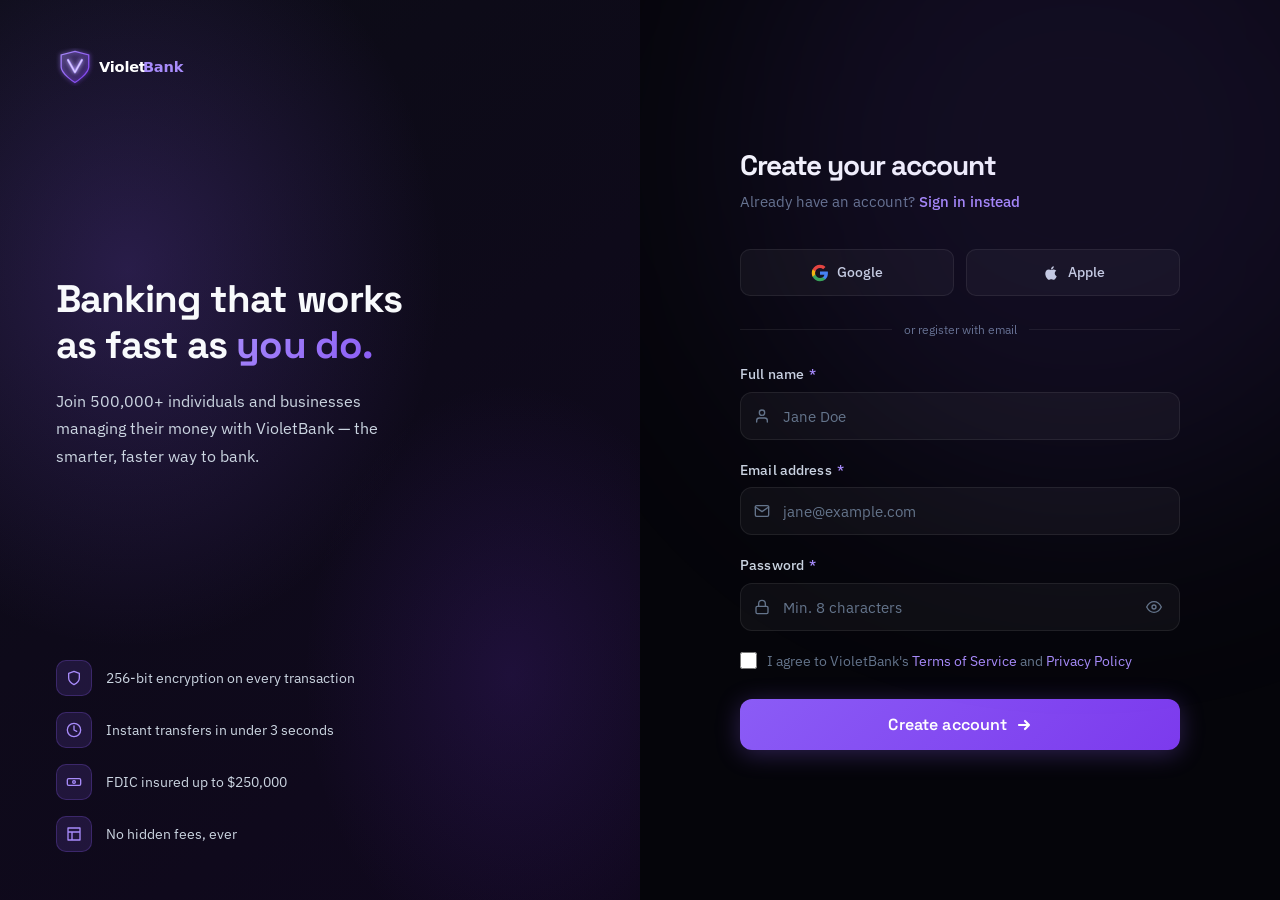
<file: signin.html>
<!DOCTYPE html>
<html lang="en">
<head>
  <meta charset="UTF-8"/>
  <meta name="viewport" content="width=device-width, initial-scale=1.0"/>
  <title>Create Account — VioletBank</title>
  <link rel="preconnect" href="https://fonts.googleapis.com"/>
  <link rel="preconnect" href="https://fonts.gstatic.com" crossorigin/>
  <link href="https://fonts.googleapis.com/css2?family=Space+Grotesk:wght@400;500;600;700&family=IBM+Plex+Sans:wght@400;500;600&display=swap" rel="stylesheet"/>
  <link rel="stylesheet" href="css/style.css"/>
  <style>
    /* ── Sign-in page layout ── */
    .auth-page {
      min-height: 100dvh;
      display: grid;
      grid-template-columns: 1fr 1fr;
      background: var(--bg);
    }

    /* ── Left panel: branding ── */
    .auth-brand {
      position: relative;
      display: flex;
      flex-direction: column;
      justify-content: space-between;
      padding: 48px 56px;
      overflow: hidden;
      background: linear-gradient(145deg, #0c0c16 0%, #10081e 100%);
    }
    .auth-brand::before {
      content: '';
      position: absolute;
      inset: 0;
      background:
        radial-gradient(ellipse 70% 60% at 20% 30%, rgba(139,92,246,0.22) 0%, transparent 70%),
        radial-gradient(ellipse 50% 50% at 80% 75%, rgba(124,58,237,0.14) 0%, transparent 65%);
      pointer-events: none;
    }

    .auth-brand-logo {
      position: relative;
      z-index: 1;
    }
    .auth-brand-logo img { height: 38px; display: block; }

    .auth-brand-body {
      position: relative;
      z-index: 1;
    }
    .auth-brand-body h2 {
      font-family: var(--font-d);
      font-size: clamp(1.8rem, 3vw, 2.6rem);
      font-weight: 700;
      line-height: 1.2;
      color: var(--text);
      margin-bottom: 20px;
    }
    .auth-brand-body h2 span {
      background: linear-gradient(135deg, var(--purple-l), var(--purple));
      -webkit-background-clip: text;
      -webkit-text-fill-color: transparent;
      background-clip: text;
    }
    .auth-brand-body p {
      font-family: var(--font-b);
      font-size: 1rem;
      color: var(--text-2);
      line-height: 1.7;
      max-width: 340px;
    }

    .auth-brand-features {
      position: relative;
      z-index: 1;
      display: flex;
      flex-direction: column;
      gap: 16px;
    }
    .auth-feat {
      display: flex;
      align-items: center;
      gap: 14px;
      font-family: var(--font-b);
      font-size: 0.9rem;
      color: var(--text-2);
    }
    .auth-feat-icon {
      width: 36px;
      height: 36px;
      border-radius: 10px;
      background: rgba(139,92,246,0.15);
      border: 1px solid rgba(139,92,246,0.25);
      display: flex;
      align-items: center;
      justify-content: center;
      flex-shrink: 0;
    }
    .auth-feat-icon svg {
      width: 16px;
      height: 16px;
      stroke: var(--purple-l);
      fill: none;
      stroke-width: 2;
      stroke-linecap: round;
      stroke-linejoin: round;
    }

    /* ── Right panel: form ── */
    .auth-form-panel {
      display: flex;
      align-items: center;
      justify-content: center;
      padding: 48px 40px;
      background: var(--bg);
    }

    .auth-card {
      width: 100%;
      max-width: 440px;
    }

    .auth-card-header {
      margin-bottom: 36px;
    }
    .auth-card-header h1 {
      font-family: var(--font-d);
      font-size: 1.75rem;
      font-weight: 700;
      color: var(--text);
      margin-bottom: 8px;
    }
    .auth-card-header p {
      font-family: var(--font-b);
      font-size: 0.95rem;
      color: var(--text-m);
    }
    .auth-card-header p a {
      color: var(--purple-l);
      text-decoration: none;
      font-weight: 500;
      transition: color 0.2s;
    }
    .auth-card-header p a:hover { color: var(--purple-xl); }

    /* ── Form fields ── */
    .form-group {
      display: flex;
      flex-direction: column;
      gap: 6px;
      margin-bottom: 20px;
    }
    .form-label {
      font-family: var(--font-b);
      font-size: 0.85rem;
      font-weight: 500;
      color: var(--text-2);
      letter-spacing: 0.01em;
    }
    .form-label .req {
      color: var(--purple-l);
      margin-left: 2px;
    }

    .input-wrap {
      position: relative;
    }
    .input-icon {
      position: absolute;
      left: 14px;
      top: 50%;
      transform: translateY(-50%);
      width: 16px;
      height: 16px;
      stroke: var(--text-m);
      fill: none;
      stroke-width: 2;
      stroke-linecap: round;
      stroke-linejoin: round;
      pointer-events: none;
      transition: stroke 0.2s;
    }
    .form-input {
      width: 100%;
      padding: 13px 16px 13px 42px;
      background: rgba(255,255,255,0.04);
      border: 1.5px solid var(--border);
      border-radius: 12px;
      font-family: var(--font-b);
      font-size: 0.95rem;
      color: var(--text);
      outline: none;
      transition: border-color 0.2s, background 0.2s, box-shadow 0.2s;
      box-sizing: border-box;
    }
    .form-input::placeholder { color: var(--text-m); }
    .form-input:focus {
      border-color: var(--purple);
      background: rgba(139,92,246,0.06);
      box-shadow: 0 0 0 3px rgba(139,92,246,0.15);
    }
    .form-input:focus + .input-icon,
    .input-wrap:focus-within .input-icon {
      stroke: var(--purple-l);
    }

    /* Password toggle */
    .pw-toggle {
      position: absolute;
      right: 14px;
      top: 50%;
      transform: translateY(-50%);
      background: none;
      border: none;
      cursor: pointer;
      padding: 4px;
      color: var(--text-m);
      transition: color 0.2s;
      display: flex;
      align-items: center;
    }
    .pw-toggle:hover { color: var(--purple-l); }
    .pw-toggle svg {
      width: 16px;
      height: 16px;
      stroke: currentColor;
      fill: none;
      stroke-width: 2;
      stroke-linecap: round;
      stroke-linejoin: round;
    }

    /* Password strength bar */
    .pw-strength {
      margin-top: 8px;
      display: none;
    }
    .pw-strength.visible { display: block; }
    .pw-strength-bar {
      height: 3px;
      border-radius: 99px;
      background: var(--border);
      overflow: hidden;
      margin-bottom: 4px;
    }
    .pw-strength-fill {
      height: 100%;
      border-radius: 99px;
      width: 0%;
      transition: width 0.3s, background 0.3s;
    }
    .pw-strength-label {
      font-family: var(--font-b);
      font-size: 0.75rem;
      color: var(--text-m);
    }

    /* Terms checkbox */
    .form-check {
      display: flex;
      align-items: flex-start;
      gap: 10px;
      margin-bottom: 28px;
    }
    .form-check input[type="checkbox"] {
      width: 17px;
      height: 17px;
      border: 1.5px solid var(--border);
      border-radius: 5px;
      background: rgba(255,255,255,0.04);
      accent-color: var(--purple);
      cursor: pointer;
      flex-shrink: 0;
      margin-top: 1px;
    }
    .form-check label {
      font-family: var(--font-b);
      font-size: 0.85rem;
      color: var(--text-m);
      line-height: 1.5;
      cursor: pointer;
    }
    .form-check label a {
      color: var(--purple-l);
      text-decoration: none;
    }
    .form-check label a:hover { text-decoration: underline; }

    /* Submit button */
    .btn-auth {
      width: 100%;
      padding: 15px 24px;
      background: linear-gradient(135deg, var(--purple), var(--purple-d));
      color: #fff;
      border: none;
      border-radius: 12px;
      font-family: var(--font-d);
      font-size: 1rem;
      font-weight: 600;
      cursor: pointer;
      display: flex;
      align-items: center;
      justify-content: center;
      gap: 8px;
      transition: opacity 0.2s, transform 0.15s, box-shadow 0.2s;
      box-shadow: 0 4px 24px rgba(139,92,246,0.3);
      letter-spacing: 0.01em;
    }
    .btn-auth:hover {
      opacity: 0.92;
      transform: translateY(-1px);
      box-shadow: 0 8px 32px rgba(139,92,246,0.4);
    }
    .btn-auth:active { transform: translateY(0); }
    .btn-auth svg {
      width: 16px;
      height: 16px;
      stroke: currentColor;
      fill: none;
      stroke-width: 2.2;
      stroke-linecap: round;
      stroke-linejoin: round;
    }

    /* Divider */
    .auth-divider {
      display: flex;
      align-items: center;
      gap: 12px;
      margin: 24px 0;
    }
    .auth-divider::before,
    .auth-divider::after {
      content: '';
      flex: 1;
      height: 1px;
      background: var(--border);
    }
    .auth-divider span {
      font-family: var(--font-b);
      font-size: 0.78rem;
      color: var(--text-m);
      white-space: nowrap;
    }

    /* Social buttons */
    .social-btns {
      display: grid;
      grid-template-columns: 1fr 1fr;
      gap: 12px;
    }
    .btn-social {
      display: flex;
      align-items: center;
      justify-content: center;
      gap: 8px;
      padding: 11px 16px;
      background: rgba(255,255,255,0.04);
      border: 1.5px solid var(--border);
      border-radius: 10px;
      font-family: var(--font-b);
      font-size: 0.88rem;
      font-weight: 500;
      color: var(--text-2);
      cursor: pointer;
      text-decoration: none;
      transition: background 0.2s, border-color 0.2s;
    }
    .btn-social:hover {
      background: rgba(255,255,255,0.07);
      border-color: rgba(255,255,255,0.14);
    }
    .btn-social svg { width: 18px; height: 18px; flex-shrink: 0; }

    /* Error message */
    .form-error {
      font-family: var(--font-b);
      font-size: 0.8rem;
      color: #f87171;
      margin-top: 5px;
      display: none;
    }
    .form-group.has-error .form-input { border-color: #f87171; }
    .form-group.has-error .form-error { display: block; }

    /* Success state */
    .auth-success {
      display: none;
      flex-direction: column;
      align-items: center;
      text-align: center;
      padding: 40px 0;
    }
    .auth-success.visible { display: flex; }
    .success-icon {
      width: 72px;
      height: 72px;
      border-radius: 50%;
      background: rgba(139,92,246,0.15);
      border: 1.5px solid rgba(139,92,246,0.3);
      display: flex;
      align-items: center;
      justify-content: center;
      margin-bottom: 24px;
      animation: scaleIn 0.4s cubic-bezier(0.34,1.56,0.64,1);
    }
    @keyframes scaleIn { from { transform: scale(0); opacity: 0; } to { transform: scale(1); opacity: 1; } }
    .success-icon svg {
      width: 32px;
      height: 32px;
      stroke: var(--purple-l);
      fill: none;
      stroke-width: 2.5;
      stroke-linecap: round;
      stroke-linejoin: round;
    }
    .auth-success h2 {
      font-family: var(--font-d);
      font-size: 1.5rem;
      font-weight: 700;
      color: var(--text);
      margin-bottom: 10px;
    }
    .auth-success p {
      font-family: var(--font-b);
      color: var(--text-m);
      font-size: 0.95rem;
      line-height: 1.6;
      margin-bottom: 28px;
    }

    /* ── Responsive ── */
    @media (max-width: 768px) {
      .auth-page { grid-template-columns: 1fr; }
      .auth-brand { display: none; }
      .auth-form-panel { padding: 32px 20px; align-items: flex-start; padding-top: 80px; }
    }
  </style>
</head>
<body>

<!-- Ambient blobs (reuse from main site) -->
<div class="blobs" aria-hidden="true">
  <div class="blob blob-1"></div>
  <div class="blob blob-2"></div>
</div>

<div class="auth-page">

  <!-- ── Left: Brand panel ── -->
  <aside class="auth-brand">
    <div class="auth-brand-logo">
      <a href="index.html" aria-label="VioletBank home">
        <img src="assets/logo.svg" alt="VioletBank"/>
      </a>
    </div>

    <div class="auth-brand-body">
      <h2>Banking that works<br>as fast as <span>you do.</span></h2>
      <p>Join 500,000+ individuals and businesses managing their money with VioletBank — the smarter, faster way to bank.</p>
    </div>

    <div class="auth-brand-features">
      <div class="auth-feat">
        <div class="auth-feat-icon">
          <svg viewBox="0 0 24 24"><path d="M12 22s8-4 8-10V5l-8-3-8 3v7c0 6 8 10 8 10z"/></svg>
        </div>
        <span>256-bit encryption on every transaction</span>
      </div>
      <div class="auth-feat">
        <div class="auth-feat-icon">
          <svg viewBox="0 0 24 24"><circle cx="12" cy="12" r="10"/><path d="M12 6v6l4 2"/></svg>
        </div>
        <span>Instant transfers in under 3 seconds</span>
      </div>
      <div class="auth-feat">
        <div class="auth-feat-icon">
          <svg viewBox="0 0 24 24"><path d="M20 7H4a2 2 0 0 0-2 2v6a2 2 0 0 0 2 2h16a2 2 0 0 0 2-2V9a2 2 0 0 0-2-2z"/><circle cx="12" cy="12" r="2"/></svg>
        </div>
        <span>FDIC insured up to $250,000</span>
      </div>
      <div class="auth-feat">
        <div class="auth-feat-icon">
          <svg viewBox="0 0 24 24"><path d="M3 3h18v18H3zM3 9h18M9 21V9"/></svg>
        </div>
        <span>No hidden fees, ever</span>
      </div>
    </div>
  </aside>

  <!-- ── Right: Form panel ── -->
  <main class="auth-form-panel" id="main-content">
    <div class="auth-card">

      <!-- Header -->
      <div class="auth-card-header">
        <h1>Create your account</h1>
        <p>Already have an account? <a href="#">Sign in instead</a></p>
      </div>

      <!-- Social sign-up -->
      <div class="social-btns">
        <a href="#" class="btn-social" aria-label="Continue with Google">
          <svg viewBox="0 0 24 24" fill="none" xmlns="http://www.w3.org/2000/svg">
            <path d="M22.56 12.25c0-.78-.07-1.53-.2-2.25H12v4.26h5.92c-.26 1.37-1.04 2.53-2.21 3.31v2.77h3.57c2.08-1.92 3.28-4.74 3.28-8.09z" fill="#4285F4"/>
            <path d="M12 23c2.97 0 5.46-.98 7.28-2.66l-3.57-2.77c-.98.66-2.23 1.06-3.71 1.06-2.86 0-5.29-1.93-6.16-4.53H2.18v2.84C3.99 20.53 7.7 23 12 23z" fill="#34A853"/>
            <path d="M5.84 14.09c-.22-.66-.35-1.36-.35-2.09s.13-1.43.35-2.09V7.07H2.18C1.43 8.55 1 10.22 1 12s.43 3.45 1.18 4.93l2.85-2.22.81-.62z" fill="#FBBC05"/>
            <path d="M12 5.38c1.62 0 3.06.56 4.21 1.64l3.15-3.15C17.45 2.09 14.97 1 12 1 7.7 1 3.99 3.47 2.18 7.07l3.66 2.84c.87-2.6 3.3-4.53 6.16-4.53z" fill="#EA4335"/>
          </svg>
          Google
        </a>
        <a href="#" class="btn-social" aria-label="Continue with Apple">
          <svg viewBox="0 0 24 24" fill="currentColor">
            <path d="M17.05 20.28c-.98.95-2.05.8-3.08.35-1.09-.46-2.09-.48-3.24 0-1.44.62-2.2.44-3.06-.35C2.79 15.25 3.51 7.7 9.05 7.31c1.35.07 2.29.74 3.08.8 1.18-.24 2.31-.93 3.57-.84 1.51.12 2.65.72 3.4 1.8-3.12 1.87-2.38 5.98.48 7.13-.57 1.56-1.32 3.1-2.54 4.09zM12.03 7.25c-.15-2.23 1.66-4.07 3.74-4.25.29 2.58-2.34 4.5-3.74 4.25z"/>
          </svg>
          Apple
        </a>
      </div>

      <div class="auth-divider"><span>or register with email</span></div>

      <!-- Registration form -->
      <form id="register-form" novalidate>

        <div class="form-group" id="group-name">
          <label class="form-label" for="full-name">Full name <span class="req">*</span></label>
          <div class="input-wrap">
            <svg class="input-icon" viewBox="0 0 24 24"><path d="M20 21v-2a4 4 0 0 0-4-4H8a4 4 0 0 0-4 4v2"/><circle cx="12" cy="7" r="4"/></svg>
            <input class="form-input" type="text" id="full-name" name="full-name"
                   placeholder="Jane Doe" autocomplete="name" required/>
          </div>
          <span class="form-error" id="error-name">Please enter your full name.</span>
        </div>

        <div class="form-group" id="group-email">
          <label class="form-label" for="email">Email address <span class="req">*</span></label>
          <div class="input-wrap">
            <svg class="input-icon" viewBox="0 0 24 24"><path d="M4 4h16c1.1 0 2 .9 2 2v12c0 1.1-.9 2-2 2H4c-1.1 0-2-.9-2-2V6c0-1.1.9-2 2-2z"/><polyline points="22,6 12,13 2,6"/></svg>
            <input class="form-input" type="email" id="email" name="email"
                   placeholder="jane@example.com" autocomplete="email" required/>
          </div>
          <span class="form-error" id="error-email">Please enter a valid email address.</span>
        </div>

        <div class="form-group" id="group-password">
          <label class="form-label" for="password">Password <span class="req">*</span></label>
          <div class="input-wrap">
            <svg class="input-icon" viewBox="0 0 24 24"><rect x="3" y="11" width="18" height="11" rx="2" ry="2"/><path d="M7 11V7a5 5 0 0 1 10 0v4"/></svg>
            <input class="form-input" type="password" id="password" name="password"
                   placeholder="Min. 8 characters" autocomplete="new-password" required/>
            <button type="button" class="pw-toggle" id="pw-toggle" aria-label="Show password">
              <svg id="eye-icon" viewBox="0 0 24 24"><path d="M1 12s4-8 11-8 11 8 11 8-4 8-11 8-11-8-11-8z"/><circle cx="12" cy="12" r="3"/></svg>
            </button>
          </div>
          <div class="pw-strength" id="pw-strength">
            <div class="pw-strength-bar"><div class="pw-strength-fill" id="pw-fill"></div></div>
            <span class="pw-strength-label" id="pw-label">Weak</span>
          </div>
          <span class="form-error" id="error-password">Password must be at least 8 characters.</span>
        </div>

        <div class="form-check">
          <input type="checkbox" id="terms" name="terms" required/>
          <label for="terms">
            I agree to VioletBank's <a href="#">Terms of Service</a> and <a href="#">Privacy Policy</a>
          </label>
        </div>

        <button type="submit" class="btn-auth" id="submit-btn">
          Create account
          <svg viewBox="0 0 16 16"><path d="M3 8h10M9 4l4 4-4 4"/></svg>
        </button>

      </form>

      <!-- Success state (hidden until form submits) -->
      <div class="auth-success" id="auth-success" aria-live="polite">
        <div class="success-icon">
          <svg viewBox="0 0 24 24"><polyline points="20 6 9 17 4 12"/></svg>
        </div>
        <h2>You're all set!</h2>
        <p>Your VioletBank account has been created.<br>Welcome aboard — let's get you started.</p>
        <a href="index.html" class="btn-auth" style="text-decoration:none; width:auto; padding:14px 32px;">
          Go to dashboard
          <svg viewBox="0 0 16 16"><path d="M3 8h10M9 4l4 4-4 4"/></svg>
        </a>
      </div>

    </div>
  </main>

</div>

<script>
  /* ── Password visibility toggle ── */
  const pwInput  = document.getElementById('password');
  const pwToggle = document.getElementById('pw-toggle');
  const eyeIcon  = document.getElementById('eye-icon');

  const eyeOpen   = `<path d="M1 12s4-8 11-8 11 8 11 8-4 8-11 8-11-8-11-8z"/><circle cx="12" cy="12" r="3"/>`;
  const eyeClosed = `<path d="M17.94 17.94A10.07 10.07 0 0 1 12 20c-7 0-11-8-11-8a18.45 18.45 0 0 1 5.06-5.94M9.9 4.24A9.12 9.12 0 0 1 12 4c7 0 11 8 11 8a18.5 18.5 0 0 1-2.16 3.19m-6.72-1.07a3 3 0 1 1-4.24-4.24"/><line x1="1" y1="1" x2="23" y2="23"/>`;

  pwToggle.addEventListener('click', () => {
    const show = pwInput.type === 'password';
    pwInput.type = show ? 'text' : 'password';
    eyeIcon.innerHTML = show ? eyeClosed : eyeOpen;
    pwToggle.setAttribute('aria-label', show ? 'Hide password' : 'Show password');
  });

  /* ── Password strength ── */
  const pwStrength = document.getElementById('pw-strength');
  const pwFill     = document.getElementById('pw-fill');
  const pwLabel    = document.getElementById('pw-label');

  function getStrength(pw) {
    let score = 0;
    if (pw.length >= 8)  score++;
    if (pw.length >= 12) score++;
    if (/[A-Z]/.test(pw)) score++;
    if (/[0-9]/.test(pw)) score++;
    if (/[^A-Za-z0-9]/.test(pw)) score++;
    return score;
  }

  pwInput.addEventListener('input', () => {
    const pw = pwInput.value;
    if (!pw) { pwStrength.classList.remove('visible'); return; }
    pwStrength.classList.add('visible');
    const score = getStrength(pw);
    const levels = [
      { label: 'Very weak', color: '#f87171', pct: '15%' },
      { label: 'Weak',      color: '#fb923c', pct: '30%' },
      { label: 'Fair',      color: '#facc15', pct: '55%' },
      { label: 'Good',      color: '#34d399', pct: '75%' },
      { label: 'Strong',    color: '#a78bfa', pct: '100%' },
    ];
    const lvl = levels[Math.min(score, 4)];
    pwFill.style.width      = lvl.pct;
    pwFill.style.background = lvl.color;
    pwLabel.textContent     = lvl.label;
    pwLabel.style.color     = lvl.color;
  });

  /* ── Form validation & submit ── */
  const form       = document.getElementById('register-form');
  const nameInput  = document.getElementById('full-name');
  const emailInput = document.getElementById('email');

  function setError(groupId, show) {
    document.getElementById(groupId).classList.toggle('has-error', show);
  }

  function validateEmail(v) {
    return /^[^\s@]+@[^\s@]+\.[^\s@]+$/.test(v);
  }

  form.addEventListener('submit', (e) => {
    e.preventDefault();
    let valid = true;

    const nameVal  = nameInput.value.trim();
    const emailVal = emailInput.value.trim();
    const pwVal    = pwInput.value;
    const terms    = document.getElementById('terms').checked;

    setError('group-name',     !nameVal);
    setError('group-email',    !validateEmail(emailVal));
    setError('group-password', pwVal.length < 8);

    if (!nameVal || !validateEmail(emailVal) || pwVal.length < 8 || !terms) {
      valid = false;
    }

    if (!terms) {
      /* Briefly flash checkbox label */
      const label = document.querySelector('.form-check label');
      label.style.color = '#f87171';
      setTimeout(() => label.style.color = '', 2000);
    }

    if (!valid) return;

    /* Success */
    form.style.display = 'none';
    document.querySelector('.auth-card-header').style.display = 'none';
    document.querySelector('.social-btns').style.display      = 'none';
    document.querySelector('.auth-divider').style.display     = 'none';
    document.getElementById('auth-success').classList.add('visible');
  });

  /* ── Real-time validation clear ── */
  nameInput.addEventListener('input',  () => setError('group-name',  false));
  emailInput.addEventListener('blur',  () => {
    if (emailInput.value) setError('group-email', !validateEmail(emailInput.value.trim()));
  });
  emailInput.addEventListener('input', () => setError('group-email', false));
  pwInput.addEventListener('input',    () => {
    if (pwInput.value.length >= 8) setError('group-password', false);
  });
</script>
</body>
</html>
</file>
<file: css/style.css>
/* =====================================================
   VIOLETBANK — Design System
   Black & Purple | Modern Fintech | 3-Page Site
   ===================================================== */

/* Fonts loaded via <link> in HTML for better performance */

/* ─── Tokens ─── */
:root {
  --bg:           #05050a;
  --bg-2:         #09090f;
  --surface:      rgba(255,255,255,0.038);
  --surface-2:    rgba(255,255,255,0.068);
  --surface-h:    rgba(255,255,255,0.095);
  --purple:       #8B5CF6;
  --purple-d:     #7C3AED;
  --purple-l:     #A78BFA;
  --purple-xl:    #C4B5FD;
  --glow:         rgba(139,92,246,0.28);
  --glow-sm:      rgba(139,92,246,0.14);
  --text:         #F8FAFC;
  --text-2:       #CBD5E1;
  --text-m:       #64748B;
  --border:       rgba(255,255,255,0.075);
  --border-p:     rgba(139,92,246,0.35);
  --r-sm:         8px;
  --r:            16px;
  --r-lg:         24px;
  --r-xl:         32px;
  --ease:         cubic-bezier(0.16, 1, 0.3, 1);
  --ease-spring:  cubic-bezier(0.34, 1.56, 0.64, 1);
  --font-d:       'Space Grotesk', system-ui, sans-serif;
  --font-b:       'IBM Plex Sans', system-ui, sans-serif;
  --nav-h:        72px;
}

/* ─── Reset ─── */
*, *::before, *::after { box-sizing: border-box; margin: 0; padding: 0; }
html {
  scroll-behavior: smooth;
  -webkit-font-smoothing: antialiased;
  -moz-osx-font-smoothing: grayscale;
  /* Prevent iOS from auto-scaling text */
  -webkit-text-size-adjust: 100%;
  text-size-adjust: 100%;
}
/* Prevent 300ms tap delay on all interactive elements */
a, button, [role="button"], .btn, .faq-q, .hamburger, label { touch-action: manipulation; }
/* Prevent iOS zoom on input focus (font-size must be >= 16px) */
input, select, textarea { font-size: max(16px, 1rem); }
body {
  background: var(--bg);
  color: var(--text);
  font-family: var(--font-b);
  font-size: 1rem;
  line-height: 1.6;
  overflow-x: hidden;
  animation: pageIn 500ms var(--ease) both;
}
@keyframes pageIn { from { opacity: 0; transform: translateY(10px); } to { opacity: 1; transform: none; } }
img { display: block; max-width: 100%; }
a { color: inherit; text-decoration: none; }
ul { list-style: none; }
h1, h2, h3, h4 { font-family: var(--font-d); line-height: 1.12; }
h1 { font-size: clamp(2.6rem, 5.5vw, 5rem); font-weight: 800; letter-spacing: -0.035em; }
h2 { font-size: clamp(1.9rem, 3.8vw, 3.2rem); font-weight: 700; letter-spacing: -0.025em; }
h3 { font-size: 1.2rem; font-weight: 600; }
p { color: var(--text-2); }

/* ─── Layout ─── */
.container { max-width: 1200px; margin-inline: auto; padding-inline: 28px; }
.section { padding-block: 96px; position: relative; z-index: 1; }
.section-sm { padding-block: 64px; position: relative; z-index: 1; }
.text-center { text-align: center; }
.section-label {
  display: inline-flex; align-items: center; gap: 8px;
  padding: 5px 14px; border-radius: 999px;
  background: rgba(139,92,246,0.1);
  border: 1px solid rgba(139,92,246,0.22);
  font-size: 0.74rem; font-weight: 700; letter-spacing: 0.08em; text-transform: uppercase;
  color: var(--purple-l); margin-bottom: 18px;
}
.section-label::before { content: ''; width: 6px; height: 6px; border-radius: 50%; background: var(--purple-l); }
.section-header { margin-bottom: 64px; }
.section-header p { max-width: 560px; font-size: 1.08rem; margin-top: 14px; }
.section-header.center { text-align: center; }
.section-header.center p { margin-inline: auto; }

/* ─── Ambient Background Blobs ─── */
.blobs { position: fixed; inset: 0; pointer-events: none; z-index: 0; overflow: hidden; }
.blob {
  position: absolute; border-radius: 50%;
  filter: blur(120px); opacity: 0;
  animation: blobDrift 20s ease-in-out infinite, blobFadeIn 1.5s var(--ease) forwards;
}
.blob-1 { width: 700px; height: 700px; background: rgba(139,92,246,0.1); top: -200px; right: -150px; animation-delay: 0s, 0.3s; }
.blob-2 { width: 500px; height: 500px; background: rgba(109,40,217,0.07); bottom: -100px; left: -120px; animation-delay: -7s, 0.6s; }
.blob-3 { width: 350px; height: 350px; background: rgba(167,139,250,0.05); top: 40%; left: 35%; animation-delay: -14s, 0.9s; }
@keyframes blobDrift {
  0%, 100% { transform: translate(0, 0) scale(1); }
  25%  { transform: translate(30px, -50px) scale(1.06); }
  50%  { transform: translate(-20px, 30px) scale(0.95); }
  75%  { transform: translate(40px, 20px) scale(1.03); }
}
@keyframes blobFadeIn { to { opacity: 1; } }

/* ─── Navigation ─── */
.nav {
  position: fixed; top: 0; left: 0; right: 0; z-index: 200;
  height: var(--nav-h);
  display: flex; align-items: center;
  transition: background 350ms var(--ease), border-color 350ms;
  border-bottom: 1px solid transparent;
}
.nav.scrolled {
  background: rgba(5,5,10,0.82);
  backdrop-filter: blur(24px) saturate(180%);
  -webkit-backdrop-filter: blur(24px) saturate(180%);
  border-color: var(--border);
}
.nav-inner {
  display: flex; align-items: center; justify-content: space-between; width: 100%;
}
.nav-logo {
  display: flex; align-items: center;
  font-family: var(--font-d); font-size: 1.35rem; font-weight: 800;
  letter-spacing: -0.03em;
  background: linear-gradient(135deg, var(--text) 45%, var(--purple-l));
  -webkit-background-clip: text; background-clip: text; -webkit-text-fill-color: transparent;
}
.nav-links { display: flex; align-items: center; gap: 6px; }
.nav-links a {
  padding: 8px 16px; border-radius: 999px;
  font-size: 0.88rem; font-weight: 500; color: var(--text-m);
  transition: color 200ms, background 200ms;
  cursor: pointer;
}
.nav-links a:hover { color: var(--text-2); background: var(--surface); }
.nav-links a.active { color: var(--text); }
.nav-actions { display: flex; align-items: center; gap: 10px; }

/* ─── Hamburger ─── */
.hamburger {
  display: none; flex-direction: column; gap: 5px; cursor: pointer;
  padding: 6px; background: var(--surface); border: 1px solid var(--border);
  border-radius: 10px;
}
.hamburger span { display: block; width: 22px; height: 2px; background: var(--text); border-radius: 2px; transition: all 300ms var(--ease); }
.hamburger.open span:nth-child(1) { transform: translateY(7px) rotate(45deg); }
.hamburger.open span:nth-child(2) { opacity: 0; transform: scaleX(0); }
.hamburger.open span:nth-child(3) { transform: translateY(-7px) rotate(-45deg); }

/* Mobile Nav Overlay */
.mobile-nav {
  display: none; position: fixed; inset: 0; z-index: 190;
  background: rgba(5,5,10,0.97); backdrop-filter: blur(24px);
  -webkit-backdrop-filter: blur(24px);
  flex-direction: column; align-items: center; justify-content: center; gap: 28px;
  opacity: 0; pointer-events: none; transition: opacity 320ms var(--ease);
}
.mobile-nav.open { opacity: 1; pointer-events: all; }
.mobile-nav a {
  font-family: var(--font-d); font-size: 2rem; font-weight: 700;
  color: var(--text-m); transition: color 200ms;
}
.mobile-nav a:hover { color: var(--text); }
/* Override nav-link font styles when used as a button inside mobile nav */
.mobile-nav a.btn {
  font-size: 1rem;
  width: 260px;
  max-width: 80vw;
  justify-content: center;
  margin-top: 4px;
}
.mobile-nav a.btn-primary { color: #fff; }
.mobile-nav a.btn-ghost { color: var(--text-2); }

/* ─── Buttons ─── */
.btn {
  display: inline-flex; align-items: center; justify-content: center; gap: 8px;
  padding: 12px 24px; border-radius: 999px;
  font-family: var(--font-b); font-size: 0.9rem; font-weight: 600;
  border: none; outline: none; cursor: pointer; white-space: nowrap;
  transition: all 240ms var(--ease);
}
.btn-primary {
  background: linear-gradient(135deg, var(--purple) 0%, var(--purple-d) 100%);
  color: #fff;
  box-shadow: 0 0 0 0 var(--glow);
}
.btn-primary:hover { transform: translateY(-2px); box-shadow: 0 10px 36px var(--glow); }
.btn-primary:active { transform: scale(0.96); transition-duration: 100ms; }
.btn-ghost {
  background: var(--surface-2); color: var(--text-2);
  border: 1px solid var(--border);
}
.btn-ghost:hover { background: var(--surface-h); border-color: var(--border-p); color: var(--text); }
.btn-outline {
  background: transparent; color: var(--text);
  border: 1px solid var(--border);
}
.btn-outline:hover { border-color: var(--purple); color: var(--purple-l); }
.btn-lg { padding: 16px 34px; font-size: 1rem; }
.btn-sm { padding: 8px 18px; font-size: 0.8rem; }
.btn svg { width: 16px; height: 16px; flex-shrink: 0; }

/* ─── Cards ─── */
.card {
  background: var(--surface);
  border: 1px solid var(--border);
  border-radius: var(--r-lg);
  padding: 32px;
  transition: all 320ms var(--ease);
  position: relative; overflow: hidden;
}
.card::before {
  content: ''; position: absolute;
  inset: 0; opacity: 0;
  background: radial-gradient(circle at 25% 0%, rgba(139,92,246,0.12), transparent 55%);
  transition: opacity 400ms var(--ease);
  pointer-events: none;
}
.card:hover { background: var(--surface-2); border-color: rgba(139,92,246,0.22); transform: translateY(-5px); box-shadow: 0 28px 56px rgba(0,0,0,0.4), 0 0 0 1px rgba(139,92,246,0.08); }
.card:hover::before { opacity: 1; }

/* ─── Gradient text ─── */
.g-text {
  background: linear-gradient(135deg, var(--text) 30%, var(--purple-xl) 65%, var(--purple-l) 100%);
  -webkit-background-clip: text; background-clip: text; -webkit-text-fill-color: transparent;
}
.g-text-p {
  background: linear-gradient(135deg, var(--purple-l), var(--purple-xl), var(--purple));
  -webkit-background-clip: text; background-clip: text; -webkit-text-fill-color: transparent;
}

/* ─── Scroll Reveal ─── */
.reveal {
  opacity: 0; transform: translateY(36px);
  transition: opacity 750ms var(--ease), transform 750ms var(--ease);
}
.reveal.vis { opacity: 1; transform: none; }
.reveal-scale {
  opacity: 0; transform: scale(0.9);
  transition: opacity 700ms var(--ease), transform 700ms var(--ease-spring);
}
.reveal-scale.vis { opacity: 1; transform: scale(1); }
.reveal-left {
  opacity: 0; transform: translateX(-40px);
  transition: opacity 750ms var(--ease), transform 750ms var(--ease);
}
.reveal-left.vis { opacity: 1; transform: none; }
.reveal-right {
  opacity: 0; transform: translateX(40px);
  transition: opacity 750ms var(--ease), transform 750ms var(--ease);
}
.reveal-right.vis { opacity: 1; transform: none; }
.d1 { transition-delay: 80ms; }
.d2 { transition-delay: 160ms; }
.d3 { transition-delay: 240ms; }
.d4 { transition-delay: 320ms; }
.d5 { transition-delay: 400ms; }
.d6 { transition-delay: 480ms; }

/* ====================================================
   HOME — HERO
   ==================================================== */
.hero {
  position: relative; z-index: 1;
  padding-top: calc(var(--nav-h) + 80px);
  padding-bottom: 96px;
  min-height: 100vh;
  display: flex; align-items: center;
}
.hero-bg {
  position: absolute; inset: 0; pointer-events: none;
  background:
    radial-gradient(ellipse 90% 70% at 75% 5%, rgba(139,92,246,0.22), transparent 60%),
    radial-gradient(ellipse 55% 45% at 10% 85%, rgba(109,40,217,0.13), transparent 60%),
    radial-gradient(ellipse 40% 30% at 50% 50%, rgba(139,92,246,0.04), transparent);
}
.hero-grid {
  display: grid; grid-template-columns: 1fr 1fr;
  gap: 72px; align-items: center;
}
.hero-eyebrow { margin-bottom: 22px; }
.hero h1 { margin-bottom: 22px; }
.hero-desc { font-size: 1.12rem; line-height: 1.72; margin-bottom: 40px; max-width: 500px; }
.hero-actions { display: flex; gap: 14px; flex-wrap: wrap; margin-bottom: 52px; }
.hero-trust { display: flex; align-items: center; gap: 16px; flex-wrap: wrap; }
.hero-avatars { display: flex; flex-shrink: 0; }
.hero-av {
  width: 34px; height: 34px; border-radius: 50%;
  border: 2px solid var(--bg);
  background: linear-gradient(135deg, rgba(139,92,246,0.4), rgba(109,40,217,0.6));
  margin-left: -10px; overflow: hidden;
  display: flex; align-items: center; justify-content: center;
  font-size: 0.65rem; font-weight: 700; color: #fff;
}
.hero-av:first-child { margin-left: 0; }
.hero-trust-label {
  font-size: 0.82rem; color: var(--text-m);
}
.hero-trust-label strong { color: var(--text-2); font-weight: 600; }
.hero-badges { display: flex; gap: 10px; flex-wrap: wrap; margin-top: 14px; }
.hero-badge {
  display: inline-flex; align-items: center; gap: 6px;
  padding: 4px 12px; border-radius: 999px;
  background: var(--surface); border: 1px solid var(--border);
  font-size: 0.74rem; font-weight: 600; color: var(--text-m);
}
.hero-badge svg { width: 12px; height: 12px; stroke: var(--purple-l); }

/* ====================================================
   IPHONE MOCKUP
   ==================================================== */
.iphone-wrapper {
  position: relative;
  display: flex; justify-content: center; align-items: center;
  padding: 40px 0;
}
.iphone-glow {
  position: absolute;
  width: 380px; height: 380px;
  background: radial-gradient(circle, rgba(139,92,246,0.35) 0%, transparent 70%);
  border-radius: 50%; filter: blur(60px);
  animation: glowPulse 4s ease-in-out infinite;
  pointer-events: none;
}
@keyframes glowPulse {
  0%, 100% { opacity: 0.6; transform: scale(1); }
  50%       { opacity: 1;   transform: scale(1.12); }
}
.iphone-outer-glow {
  position: absolute;
  width: 320px; height: 600px;
  background: transparent;
  border-radius: 54px;
  box-shadow: 0 0 80px 10px rgba(139,92,246,0.18);
  pointer-events: none;
}

.iphone {
  position: relative; z-index: 1;
  width: 296px; height: 626px;
  background: linear-gradient(170deg, #2d2d30 0%, #1c1c1e 35%, #252528 70%, #1a1a1c 100%);
  border-radius: 54px;
  padding: 14px;
  box-shadow:
    inset 0 0 0 1px rgba(255,255,255,0.18),
    inset 0 3px 6px rgba(255,255,255,0.06),
    0 0 0 1px rgba(0,0,0,0.5),
    0 50px 100px rgba(0,0,0,0.75),
    0 80px 120px rgba(0,0,0,0.45);
  animation: phoneFloat 7s ease-in-out infinite;
  transform: rotate(-2deg);
}
@keyframes phoneFloat {
  0%, 100% { transform: rotate(-2deg) translateY(0); }
  50%       { transform: rotate(-2deg) translateY(-18px); }
}

/* Physical buttons */
.iphone-btn {
  position: absolute; background: #2a2a2c;
  box-shadow: inset 0 0 0 1px rgba(255,255,255,0.07);
}
.iphone-power { width: 4px; height: 62px; right: -4px; top: 150px; border-radius: 0 3px 3px 0; }
.iphone-vol-u { width: 4px; height: 38px; left: -4px; top: 120px; border-radius: 3px 0 0 3px; }
.iphone-vol-d { width: 4px; height: 38px; left: -4px; top: 172px; border-radius: 3px 0 0 3px; }
.iphone-mute  { width: 4px; height: 22px; left: -4px; top: 84px;  border-radius: 3px 0 0 3px; }

/* Screen */
.iphone-screen {
  background: #06060b;
  border-radius: 44px;
  height: 100%;
  overflow: hidden;
  position: relative;
  display: flex; flex-direction: column;
}
/* Dynamic Island */
.di {
  position: absolute; top: 14px; left: 50%;
  transform: translateX(-50%);
  width: 118px; height: 34px;
  background: #000; border-radius: 22px;
  z-index: 20;
}

/* ─── App UI ─── */
.app { flex: 1; display: flex; flex-direction: column; position: relative; overflow: hidden; }

/* App Header */
.app-hdr {
  padding: 58px 20px 16px;
  background: linear-gradient(175deg, rgba(139,92,246,0.5) 0%, rgba(109,40,217,0.25) 50%, transparent 100%);
  position: relative;
}
.app-hdr-row { display: flex; align-items: flex-start; justify-content: space-between; }
.app-greeting { font-size: 0.65rem; color: rgba(255,255,255,0.55); font-weight: 500; font-family: var(--font-b); }
.app-user-name { font-size: 0.9rem; font-weight: 700; color: #fff; font-family: var(--font-d); margin-top: 2px; }
.app-bell {
  width: 34px; height: 34px; border-radius: 50%;
  background: rgba(255,255,255,0.1);
  display: flex; align-items: center; justify-content: center;
  position: relative;
}
.app-bell svg { width: 16px; height: 16px; stroke: rgba(255,255,255,0.8); }
.app-bell-dot {
  position: absolute; top: 5px; right: 5px;
  width: 8px; height: 8px; border-radius: 50%;
  background: #8B5CF6; border: 1.5px solid #06060b;
}

/* Balance Card */
.app-card {
  margin: 10px 14px;
  padding: 18px;
  background: linear-gradient(140deg, #7C3AED 0%, #5B21B6 55%, #4C1D95 100%);
  border-radius: 22px;
  position: relative; overflow: hidden;
}
.app-card::before {
  content: ''; position: absolute; top: 0; left: 0; right: 0; height: 50%;
  background: linear-gradient(180deg, rgba(255,255,255,0.18) 0%, transparent 100%);
  border-radius: 22px 22px 0 0;
}
.app-card::after {
  content: ''; position: absolute;
  width: 160px; height: 160px; border-radius: 50%;
  background: rgba(255,255,255,0.06);
  right: -40px; bottom: -40px;
}
.app-chip {
  width: 22px; height: 16px;
  background: linear-gradient(135deg, #FFD700, #FFA500);
  border-radius: 3px; margin-bottom: 10px;
  position: relative; z-index: 1;
}
.app-bal-label { font-size: 0.55rem; color: rgba(255,255,255,0.65); letter-spacing: 0.05em; margin-bottom: 2px; font-family: var(--font-b); position: relative; z-index: 1; }
.app-bal-amount {
  font-size: 1.45rem; font-weight: 700; color: #fff;
  font-family: var(--font-d); letter-spacing: -0.025em;
  position: relative; z-index: 1;
}
.app-card-row {
  display: flex; justify-content: space-between;
  margin-top: 14px; position: relative; z-index: 1;
}
.app-card-info label { font-size: 0.5rem; color: rgba(255,255,255,0.55); display: block; margin-bottom: 1px; }
.app-card-info span { font-size: 0.65rem; font-weight: 600; color: rgba(255,255,255,0.9); font-family: var(--font-b); }
.app-card-change {
  display: inline-flex; align-items: center; gap: 3px;
  font-size: 0.58rem; font-weight: 600;
  background: rgba(74,222,128,0.15); color: #4ADE80;
  padding: 2px 7px; border-radius: 999px;
}

/* Quick Actions */
.app-actions { display: flex; justify-content: space-around; padding: 12px 10px 6px; }
.app-act { display: flex; flex-direction: column; align-items: center; gap: 5px; cursor: pointer; }
.app-act-ico {
  width: 42px; height: 42px; border-radius: 13px;
  background: rgba(139,92,246,0.14);
  border: 1px solid rgba(139,92,246,0.22);
  display: flex; align-items: center; justify-content: center;
}
.app-act-ico svg { width: 18px; height: 18px; stroke: #A78BFA; stroke-width: 1.6; }
.app-act-label { font-size: 0.55rem; color: rgba(255,255,255,0.55); font-weight: 600; font-family: var(--font-b); }

/* Transactions */
.app-sec-title {
  padding: 8px 16px 6px;
  font-size: 0.7rem; font-weight: 700; color: rgba(255,255,255,0.85);
  font-family: var(--font-d); letter-spacing: -0.01em;
}
.app-txs { flex: 1; overflow: hidden; padding: 0 8px; }
.app-tx {
  display: flex; align-items: center; gap: 10px;
  padding: 8px 8px; border-radius: 12px;
}
.app-tx-ico {
  width: 34px; height: 34px; border-radius: 11px;
  display: flex; align-items: center; justify-content: center;
  font-size: 0.9rem; flex-shrink: 0; position: relative;
}
.app-tx-info { flex: 1; min-width: 0; }
.app-tx-name { font-size: 0.67rem; font-weight: 600; color: rgba(255,255,255,0.88); white-space: nowrap; overflow: hidden; text-overflow: ellipsis; font-family: var(--font-b); }
.app-tx-date { font-size: 0.55rem; color: rgba(255,255,255,0.38); margin-top: 1px; }
.app-tx-amt { font-size: 0.72rem; font-weight: 700; flex-shrink: 0; font-family: var(--font-d); }
.app-tx-amt.cr { color: #4ADE80; }
.app-tx-amt.db { color: rgba(255,255,255,0.7); }

/* App Bottom Nav */
.app-bnav {
  display: flex; justify-content: space-around;
  padding: 8px 0 22px;
  border-top: 1px solid rgba(255,255,255,0.055);
  background: rgba(6,6,11,0.96);
  backdrop-filter: blur(20px);
}
.app-bnav-item { display: flex; flex-direction: column; align-items: center; gap: 3px; padding: 4px 14px; }
.app-bnav-item svg { width: 20px; height: 20px; }
.app-bnav-item span { font-size: 0.48rem; font-weight: 600; font-family: var(--font-b); }
.app-bnav-item.on svg { stroke: #8B5CF6; }
.app-bnav-item.on span { color: #8B5CF6; }
.app-bnav-item.off svg { stroke: rgba(255,255,255,0.3); }
.app-bnav-item.off span { color: rgba(255,255,255,0.3); }

/* ====================================================
   STATS STRIP
   ==================================================== */
.stats-strip {
  position: relative; z-index: 1;
  border-block: 1px solid var(--border);
  padding-block: 40px;
  background: linear-gradient(90deg, transparent, rgba(139,92,246,0.04) 50%, transparent);
}
.stats-grid { display: grid; grid-template-columns: repeat(4, 1fr); gap: 32px; }
.stat { text-align: center; }
.stat-val {
  font-family: var(--font-d); font-size: clamp(1.8rem, 3vw, 2.6rem); font-weight: 800;
  letter-spacing: -0.04em;
  background: linear-gradient(135deg, var(--text) 30%, var(--purple-l) 80%);
  -webkit-background-clip: text; background-clip: text; -webkit-text-fill-color: transparent;
  display: block;
}
.stat-lbl { font-size: 0.83rem; color: var(--text-m); margin-top: 5px; }
.stat-divider { display: none; }

/* ====================================================
   FEATURES
   ==================================================== */
.features-grid { display: grid; grid-template-columns: repeat(3, 1fr); gap: 22px; }
.feat-icon {
  width: 52px; height: 52px; border-radius: 16px;
  background: rgba(139,92,246,0.1);
  border: 1px solid rgba(139,92,246,0.18);
  display: flex; align-items: center; justify-content: center;
  margin-bottom: 22px;
}
.feat-icon svg { width: 24px; height: 24px; stroke: var(--purple-l); stroke-width: 1.5; fill: none; }
.feat-card h3 { margin-bottom: 10px; }
.feat-card p { font-size: 0.9rem; line-height: 1.68; }
.feat-link {
  display: inline-flex; align-items: center; gap: 5px; margin-top: 20px;
  font-size: 0.8rem; font-weight: 600; color: var(--purple-l);
  transition: gap 200ms;
}
.feat-link:hover { gap: 9px; }
.feat-link svg { width: 14px; height: 14px; stroke: currentColor; }

/* ====================================================
   HOW IT WORKS
   ==================================================== */
.how-bg { background: var(--bg-2); }
.how-grid {
  display: grid; grid-template-columns: repeat(3, 1fr); gap: 40px;
  position: relative;
}
.how-connector {
  position: absolute; top: 36px; left: calc(16.67% + 20px); right: calc(16.67% + 20px);
  height: 1px;
  background: linear-gradient(90deg, transparent, var(--border) 20%, rgba(139,92,246,0.25) 50%, var(--border) 80%, transparent);
}
.how-step { text-align: center; }
.how-num {
  width: 72px; height: 72px; border-radius: 50%;
  border: 1px solid rgba(139,92,246,0.3);
  background: linear-gradient(135deg, rgba(139,92,246,0.1), rgba(109,40,217,0.05));
  display: flex; align-items: center; justify-content: center;
  margin: 0 auto 24px;
  font-family: var(--font-d); font-size: 1.25rem; font-weight: 800; color: var(--purple-l);
  position: relative;
}
.how-num::after {
  content: ''; position: absolute; inset: -4px;
  border-radius: 50%; border: 1px solid rgba(139,92,246,0.12);
}
.how-step h3 { margin-bottom: 10px; font-size: 1.1rem; }
.how-step p { font-size: 0.88rem; }

/* ====================================================
   TESTIMONIALS
   ==================================================== */
.t-grid { display: grid; grid-template-columns: repeat(3, 1fr); gap: 22px; }
.t-card { display: flex; flex-direction: column; }
.t-stars { display: flex; gap: 3px; margin-bottom: 18px; }
.t-stars svg { width: 15px; height: 15px; fill: #FBBF24; }
.t-quote { font-size: 0.93rem; line-height: 1.72; font-style: italic; flex: 1; margin-bottom: 22px; }
.t-author { display: flex; align-items: center; gap: 12px; }
.t-av {
  width: 42px; height: 42px; border-radius: 50%;
  border: 2px solid rgba(139,92,246,0.3);
  background: linear-gradient(135deg, rgba(139,92,246,0.3), rgba(109,40,217,0.4));
  display: flex; align-items: center; justify-content: center;
  font-family: var(--font-d); font-size: 0.85rem; font-weight: 700; color: #fff;
  flex-shrink: 0;
}
.t-name { font-size: 0.9rem; font-weight: 700; margin-bottom: 1px; }
.t-role { font-size: 0.76rem; color: var(--text-m); }

/* ====================================================
   TRUST BAR (logos)
   ==================================================== */
.trust-bar {
  position: relative; z-index: 1;
  padding-block: 40px;
  border-bottom: 1px solid var(--border);
}
.trust-label { text-align: center; font-size: 0.8rem; color: var(--text-m); letter-spacing: 0.08em; text-transform: uppercase; font-weight: 600; margin-bottom: 28px; }
.trust-logos { display: flex; justify-content: center; align-items: center; gap: 48px; flex-wrap: wrap; }
.trust-logo {
  font-family: var(--font-d); font-size: 1.05rem; font-weight: 700; letter-spacing: -0.02em;
  color: rgba(255,255,255,0.18); transition: color 300ms;
}
.trust-logo:hover { color: rgba(255,255,255,0.45); }

/* ====================================================
   CTA BANNER
   ==================================================== */
.cta-section {
  position: relative; z-index: 1;
  overflow: hidden; text-align: center;
}
.cta-bg {
  position: absolute; inset: 0; pointer-events: none;
  background:
    radial-gradient(ellipse 80% 80% at 50% 50%, rgba(139,92,246,0.18), transparent),
    var(--bg-2);
}
.cta-inner { position: relative; z-index: 1; max-width: 640px; margin-inline: auto; }
.cta-section h2 { margin-bottom: 18px; }
.cta-section p { font-size: 1.06rem; margin-bottom: 38px; }
.cta-actions { display: flex; justify-content: center; gap: 14px; flex-wrap: wrap; }
.cta-note { font-size: 0.78rem; color: var(--text-m); margin-top: 16px; }

/* ====================================================
   FOOTER
   ==================================================== */
.footer {
  position: relative; z-index: 1;
  padding-top: 64px; padding-bottom: 28px;
  border-top: 1px solid var(--border);
}
.footer-grid { display: grid; grid-template-columns: 2fr 1fr 1fr 1fr; gap: 48px; margin-bottom: 52px; }
.footer-brand {}
.footer-logo-row { display: flex; align-items: center; margin-bottom: 16px; }
.footer-desc { font-size: 0.87rem; color: var(--text-m); line-height: 1.72; margin-bottom: 22px; }
.footer-socials { display: flex; gap: 10px; }
.footer-soc {
  width: 36px; height: 36px; border-radius: 10px;
  background: var(--surface); border: 1px solid var(--border);
  display: flex; align-items: center; justify-content: center;
  transition: all 220ms;
}
.footer-soc:hover { background: rgba(139,92,246,0.12); border-color: rgba(139,92,246,0.28); }
.footer-soc svg { width: 15px; height: 15px; stroke: var(--text-m); }
.footer-col h4 { font-size: 0.82rem; font-weight: 700; letter-spacing: 0.06em; text-transform: uppercase; color: var(--text-m); margin-bottom: 18px; }
.footer-col li { margin-bottom: 10px; }
.footer-col a { font-size: 0.87rem; color: var(--text-m); transition: color 200ms; }
.footer-col a:hover { color: var(--text); }
.footer-bottom {
  display: flex; align-items: center; justify-content: space-between; flex-wrap: wrap; gap: 12px;
  padding-top: 28px; border-top: 1px solid var(--border);
}
.footer-copy { font-size: 0.8rem; color: var(--text-m); }
.footer-legal { display: flex; gap: 20px; }
.footer-legal a { font-size: 0.8rem; color: var(--text-m); transition: color 200ms; }
.footer-legal a:hover { color: var(--text); }

/* ====================================================
   PAGE HERO (Services / About)
   ==================================================== */
.page-hero {
  position: relative; z-index: 1;
  padding-top: calc(var(--nav-h) + 80px);
  padding-bottom: 80px;
  text-align: center;
}
.page-hero-bg {
  position: absolute; inset: 0; pointer-events: none;
  background: radial-gradient(ellipse 75% 65% at 50% 0%, rgba(139,92,246,0.18), transparent 70%);
}
.page-hero p { max-width: 580px; margin: 16px auto 0; font-size: 1.1rem; }

/* ====================================================
   SERVICES PAGE
   ==================================================== */
.services-grid { display: grid; grid-template-columns: repeat(3, 1fr); gap: 22px; }
.svc-card { cursor: default; }
.svc-icon {
  width: 56px; height: 56px; border-radius: 18px;
  display: flex; align-items: center; justify-content: center; margin-bottom: 22px;
}
.svc-icon svg { width: 26px; height: 26px; stroke-width: 1.5; fill: none; }
.svc-card h3 { margin-bottom: 10px; }
.svc-card p { font-size: 0.88rem; line-height: 1.68; }
.svc-tag { display: inline-block; margin-top: 18px; padding: 3px 10px; border-radius: 999px; font-size: 0.72rem; font-weight: 700; }

/* Pricing */
.pricing-grid { display: grid; grid-template-columns: repeat(3, 1fr); gap: 22px; }
.plan-card { position: relative; }
.plan-card.featured {
  border-color: rgba(139,92,246,0.4);
  background: rgba(139,92,246,0.05);
}
.plan-card.featured::before {
  content: ''; position: absolute;
  inset: -1px; border-radius: calc(var(--r-lg) + 1px);
  background: linear-gradient(145deg, rgba(139,92,246,0.45) 0%, rgba(109,40,217,0.25) 50%, transparent 75%);
  z-index: -1;
}
.plan-tier { font-size: 0.7rem; font-weight: 700; letter-spacing: 0.1em; text-transform: uppercase; color: var(--text-m); margin-bottom: 8px; }
.plan-tier.highlight { color: var(--purple-l); }
.plan-name { font-size: 1.15rem; font-weight: 700; margin-bottom: 6px; }
.plan-price { font-family: var(--font-d); font-size: 2.8rem; font-weight: 800; letter-spacing: -0.04em; }
.plan-period { font-size: 0.82rem; color: var(--text-m); margin-bottom: 28px; }
.plan-divider { height: 1px; background: var(--border); margin-bottom: 24px; }
.plan-features { display: flex; flex-direction: column; gap: 12px; margin-bottom: 32px; }
.plan-feat { display: flex; align-items: center; gap: 10px; font-size: 0.87rem; color: var(--text-2); }
.plan-feat svg { width: 15px; height: 15px; stroke: var(--purple-l); flex-shrink: 0; }

/* Integrations Marquee */
.marquee-wrap { overflow: hidden; padding-block: 16px; }
.marquee-track { display: flex; gap: 16px; animation: marquee 22s linear infinite; width: max-content; }
.marquee-track:hover { animation-play-state: paused; }
.int-pill {
  display: flex; align-items: center; gap: 10px;
  padding: 12px 22px; border-radius: 999px;
  background: var(--surface); border: 1px solid var(--border);
  font-size: 0.85rem; font-weight: 600; white-space: nowrap;
  transition: border-color 200ms;
}
.int-pill:hover { border-color: var(--border-p); }
.int-dot { width: 8px; height: 8px; border-radius: 50%; flex-shrink: 0; }
@keyframes marquee { from { transform: translateX(0); } to { transform: translateX(-50%); } }

/* FAQ */
.faq-list { display: flex; flex-direction: column; gap: 10px; max-width: 820px; margin-inline: auto; }
.faq-item {}
.faq-q {
  display: flex; align-items: center; justify-content: space-between;
  padding: 18px 24px;
  background: var(--surface); border: 1px solid var(--border); border-radius: var(--r);
  font-size: 0.95rem; font-weight: 600; cursor: pointer;
  transition: background 200ms, border-color 200ms;
}
.faq-q:hover { background: var(--surface-2); border-color: rgba(139,92,246,0.2); }
.faq-ico { width: 18px; height: 18px; stroke: var(--text-m); flex-shrink: 0; transition: transform 320ms var(--ease); fill: none; }
.faq-item.open .faq-ico { transform: rotate(45deg); stroke: var(--purple-l); }
.faq-a {
  max-height: 0; overflow: hidden; padding: 0 24px;
  background: var(--surface); border: 1px solid var(--border); border-top: none;
  border-radius: 0 0 var(--r) var(--r);
  font-size: 0.9rem; color: var(--text-2); line-height: 1.72;
  transition: max-height 400ms var(--ease), padding 300ms var(--ease);
}
.faq-item.open .faq-a { max-height: 200px; padding: 16px 24px 20px; }

/* ====================================================
   ABOUT PAGE
   ==================================================== */
.values-grid { display: grid; grid-template-columns: repeat(3, 1fr); gap: 22px; }
.val-card { padding: 28px; }
.val-icon {
  width: 44px; height: 44px; border-radius: 14px;
  display: flex; align-items: center; justify-content: center; margin-bottom: 18px;
}
.val-icon svg { width: 22px; height: 22px; stroke-width: 1.5; fill: none; }

.team-grid { display: grid; grid-template-columns: repeat(4, 1fr); gap: 22px; }
.team-card { text-align: center; padding: 28px 20px; }
.team-av {
  width: 72px; height: 72px; border-radius: 50%;
  margin: 0 auto 16px;
  border: 2px solid rgba(139,92,246,0.3);
  background: linear-gradient(135deg, rgba(139,92,246,0.25), rgba(109,40,217,0.4));
  display: flex; align-items: center; justify-content: center;
  font-family: var(--font-d); font-size: 1.15rem; font-weight: 800; color: var(--purple-xl);
}
.team-name { font-weight: 700; margin-bottom: 4px; font-size: 0.95rem; }
.team-role { font-size: 0.78rem; color: var(--text-m); margin-bottom: 14px; }
.team-socials { display: flex; justify-content: center; gap: 8px; }
.team-soc {
  width: 28px; height: 28px; border-radius: 8px;
  background: var(--surface); border: 1px solid var(--border);
  display: flex; align-items: center; justify-content: center;
  transition: all 200ms;
}
.team-soc:hover { background: rgba(139,92,246,0.15); border-color: var(--border-p); }
.team-soc svg { width: 12px; height: 12px; stroke: var(--text-m); }

/* Timeline */
.timeline { position: relative; max-width: 800px; margin-inline: auto; }
.timeline::before {
  content: ''; position: absolute;
  left: 50%; top: 10px; bottom: 10px; width: 1px;
  background: linear-gradient(180deg, transparent 0%, var(--border) 10%, var(--border) 90%, transparent 100%);
  transform: translateX(-50%);
}
.tl-item { display: grid; grid-template-columns: 1fr 40px 1fr; gap: 24px; align-items: start; margin-bottom: 40px; }
.tl-item:last-child { margin-bottom: 0; }
.tl-year { font-family: var(--font-d); font-size: 1.35rem; font-weight: 800; color: var(--purple-l); text-align: right; padding-top: 6px; }
.tl-dot-col { display: flex; justify-content: center; padding-top: 12px; }
.tl-dot {
  width: 14px; height: 14px; border-radius: 50%;
  background: var(--purple); border: 2px solid var(--bg);
  box-shadow: 0 0 14px var(--glow);
  flex-shrink: 0;
}
.tl-content { padding-top: 2px; }
.tl-content h4 { font-size: 1rem; font-weight: 700; margin-bottom: 6px; }
.tl-content p { font-size: 0.87rem; }
.tl-item:nth-child(even) .tl-year { order: 3; text-align: left; }
.tl-item:nth-child(even) .tl-dot-col { order: 2; }
.tl-item:nth-child(even) .tl-content { order: 1; text-align: right; }

/* Impact Numbers */
.impact-grid { display: grid; grid-template-columns: repeat(4, 1fr); gap: 24px; }
.impact-item { text-align: center; }
.impact-num {
  font-family: var(--font-d); font-size: 2rem; font-weight: 800;
  letter-spacing: -0.035em;
  background: linear-gradient(135deg, var(--text), var(--purple-l));
  -webkit-background-clip: text; background-clip: text; -webkit-text-fill-color: transparent;
  display: block;
}
.impact-label { font-size: 0.82rem; color: var(--text-m); margin-top: 4px; }

/* ====================================================
   RESPONSIVE
   ==================================================== */
@media (max-width: 1024px) {
  .hero-grid { grid-template-columns: 1fr; gap: 48px; }
  .hero-desc { max-width: 100%; text-align: center; }
  .hero-actions { justify-content: center; }
  .hero-trust { justify-content: center; }
  .hero-badges { justify-content: center; }
  .hero h1 { text-align: center; }
  .hero .g-text { text-align: center; display: block; }
  .hero-eyebrow { text-align: center; }
  .iphone-wrapper { justify-content: center; }
  .stats-grid { grid-template-columns: repeat(2, 1fr); }
  .features-grid { grid-template-columns: repeat(2, 1fr); }
  .services-grid { grid-template-columns: repeat(2, 1fr); }
  .t-grid { grid-template-columns: repeat(2, 1fr); }
  .team-grid { grid-template-columns: repeat(2, 1fr); }
  .values-grid { grid-template-columns: repeat(2, 1fr); }
  .footer-grid { grid-template-columns: 1fr 1fr; gap: 36px; }
  .impact-grid { grid-template-columns: repeat(2, 1fr); }
  .tl-item { grid-template-columns: 1fr; }
  .tl-item .tl-year { text-align: left; padding-top: 0; }
  .tl-item:nth-child(even) .tl-year { order: unset; text-align: left; }
  .tl-item:nth-child(even) .tl-dot-col { order: unset; }
  .tl-item:nth-child(even) .tl-content { order: unset; text-align: left; }
  .tl-dot-col { display: none; }
  .timeline::before { display: none; }
  .tl-item { padding-left: 20px; border-left: 2px solid var(--border); }
}

@media (max-width: 768px) {
  :root { --nav-h: 64px; }
  .nav-links, .nav-actions .btn-ghost { display: none; }
  .hamburger { display: flex; }
  .mobile-nav { display: flex; }

  h1 { font-size: clamp(2.1rem, 8.5vw, 3.4rem); }
  h2 { font-size: clamp(1.65rem, 5.5vw, 2.3rem); }

  /* Sections: less vertical whitespace on mobile */
  .section { padding-block: 60px; }
  .section-sm { padding-block: 40px; }
  .section-header { margin-bottom: 40px; }
  .section-header p { font-size: 1rem; }

  /* Hero: reduce top padding so content isn't pushed far down */
  .hero { padding-top: calc(var(--nav-h) + 44px); padding-bottom: 60px; min-height: auto; }
  .hero-desc { font-size: 1rem; line-height: 1.65; }

  /* Page hero (Services / About) */
  .page-hero { padding-top: calc(var(--nav-h) + 44px); padding-bottom: 52px; }
  .page-hero p { font-size: 1rem; }

  /* Cards: tighter padding on mobile */
  .card { padding: 24px; }

  /* Buttons: ensure minimum 44px touch target */
  .btn-sm { min-height: 44px; padding: 10px 20px; }

  /* Grids */
  .features-grid { grid-template-columns: 1fr; }
  .services-grid { grid-template-columns: 1fr; }
  .pricing-grid { grid-template-columns: 1fr; max-width: 420px; margin-inline: auto; }
  .how-grid { grid-template-columns: 1fr; gap: 28px; }
  .how-connector { display: none; }
  .t-grid { grid-template-columns: 1fr; }
  .values-grid { grid-template-columns: 1fr 1fr; }
  .team-grid { grid-template-columns: repeat(2, 1fr); }

  /* Footer: brand spans full row, 3 link cols side by side */
  .footer-grid { grid-template-columns: repeat(3, 1fr); gap: 24px 16px; }
  .footer-brand { grid-column: 1 / -1; }
  .footer-col h4 { font-size: 0.78rem; margin-bottom: 12px; }
  .footer-col a { font-size: 0.82rem; }
  .footer-bottom { flex-direction: column; align-items: flex-start; gap: 10px; }
  .footer-legal { flex-wrap: wrap; gap: 12px; }

  .trust-logos { gap: 24px; }

  /* iPhone: scaled to fit comfortably */
  .iphone { width: 256px; height: 544px; border-radius: 50px; }
  .iphone-glow { width: 260px; height: 260px; }
  .iphone-outer-glow { width: 288px; height: 560px; }

  .stats-grid { grid-template-columns: repeat(2, 1fr); gap: 20px; }
  .impact-grid { grid-template-columns: repeat(2, 1fr); }
}

@media (max-width: 520px) {
  .container { padding-inline: 16px; }

  h1 { font-size: clamp(1.9rem, 7.5vw, 2.8rem); }

  .section { padding-block: 48px; }
  .section-sm { padding-block: 32px; }
  .section-header { margin-bottom: 32px; }

  /* Hero: more aggressive padding reduction */
  .hero { padding-top: calc(var(--nav-h) + 28px); padding-bottom: 44px; }
  .page-hero { padding-top: calc(var(--nav-h) + 28px); padding-bottom: 36px; }

  /* Cards */
  .card { padding: 20px; }

  /* Hero actions: stack buttons full width */
  .hero-actions { flex-direction: column; align-items: stretch; }
  .btn-lg { width: 100%; justify-content: center; }
  /* But don't force CTA section buttons full width */
  .cta-actions .btn-lg { width: auto; }
  .cta-actions { flex-direction: column; align-items: center; }

  /* Footer: collapse to single column on small phones */
  .footer-grid { grid-template-columns: 1fr; gap: 24px; }
  .footer-brand { grid-column: auto; }

  /* iPhone: smaller on small phones */
  .iphone { width: 224px; height: 474px; border-radius: 44px; padding: 12px; }
  .iphone-glow { width: 220px; height: 220px; }
  .iphone-outer-glow { width: 256px; height: 490px; }
  .di { width: 92px; height: 28px; top: 12px; }
  .app-hdr { padding-top: 50px; padding-inline: 16px; }

  /* Grids */
  .values-grid { grid-template-columns: 1fr; }
  .team-grid { grid-template-columns: 1fr 1fr; }
  .impact-grid { grid-template-columns: repeat(2, 1fr); }
  .stats-grid { grid-template-columns: 1fr 1fr; }
  .pricing-grid { max-width: 100%; }

  .trust-logos { gap: 18px; }

  /* FAQ: tighter padding */
  .faq-q { padding: 14px 16px; font-size: 0.9rem; }
  .faq-a { padding: 0 16px; }
  .faq-item.open .faq-a { padding: 14px 16px 18px; }

  /* How-it-works: less gap */
  .how-num { width: 60px; height: 60px; font-size: 1.1rem; margin-bottom: 18px; }
}

/* Very small phones (SE, older Androids) */
@media (max-width: 380px) {
  h1 { font-size: 1.8rem; }
  h2 { font-size: 1.5rem; }
  h3 { font-size: 1.05rem; }

  .hero-desc { font-size: 0.95rem; }
  .section-label { font-size: 0.68rem; }

  /* iPhone: smallest size */
  .iphone { width: 200px; height: 424px; border-radius: 40px; padding: 10px; }
  .iphone-screen { border-radius: 32px; }
  .iphone-glow { width: 200px; height: 200px; }
  .iphone-outer-glow { width: 228px; height: 440px; }
  .di { width: 80px; height: 26px; top: 10px; }
  .app-hdr { padding-top: 44px; padding-inline: 12px; }
  .app-bal-amount { font-size: 1.2rem; }

  /* Mobile nav text */
  .mobile-nav a:not(.btn) { font-size: 1.75rem; }

  /* Stats: ensure they don't overflow */
  .stat-val { font-size: 1.6rem; }
}

@media (prefers-reduced-motion: reduce) {
  .blob, .iphone, .iphone-glow, .iphone-outer-glow { animation: none; }
  .reveal, .reveal-scale, .reveal-left, .reveal-right { transition: none; opacity: 1; transform: none; }
  body { animation: none; }
  .marquee-track { animation: none; }
}
</file>
